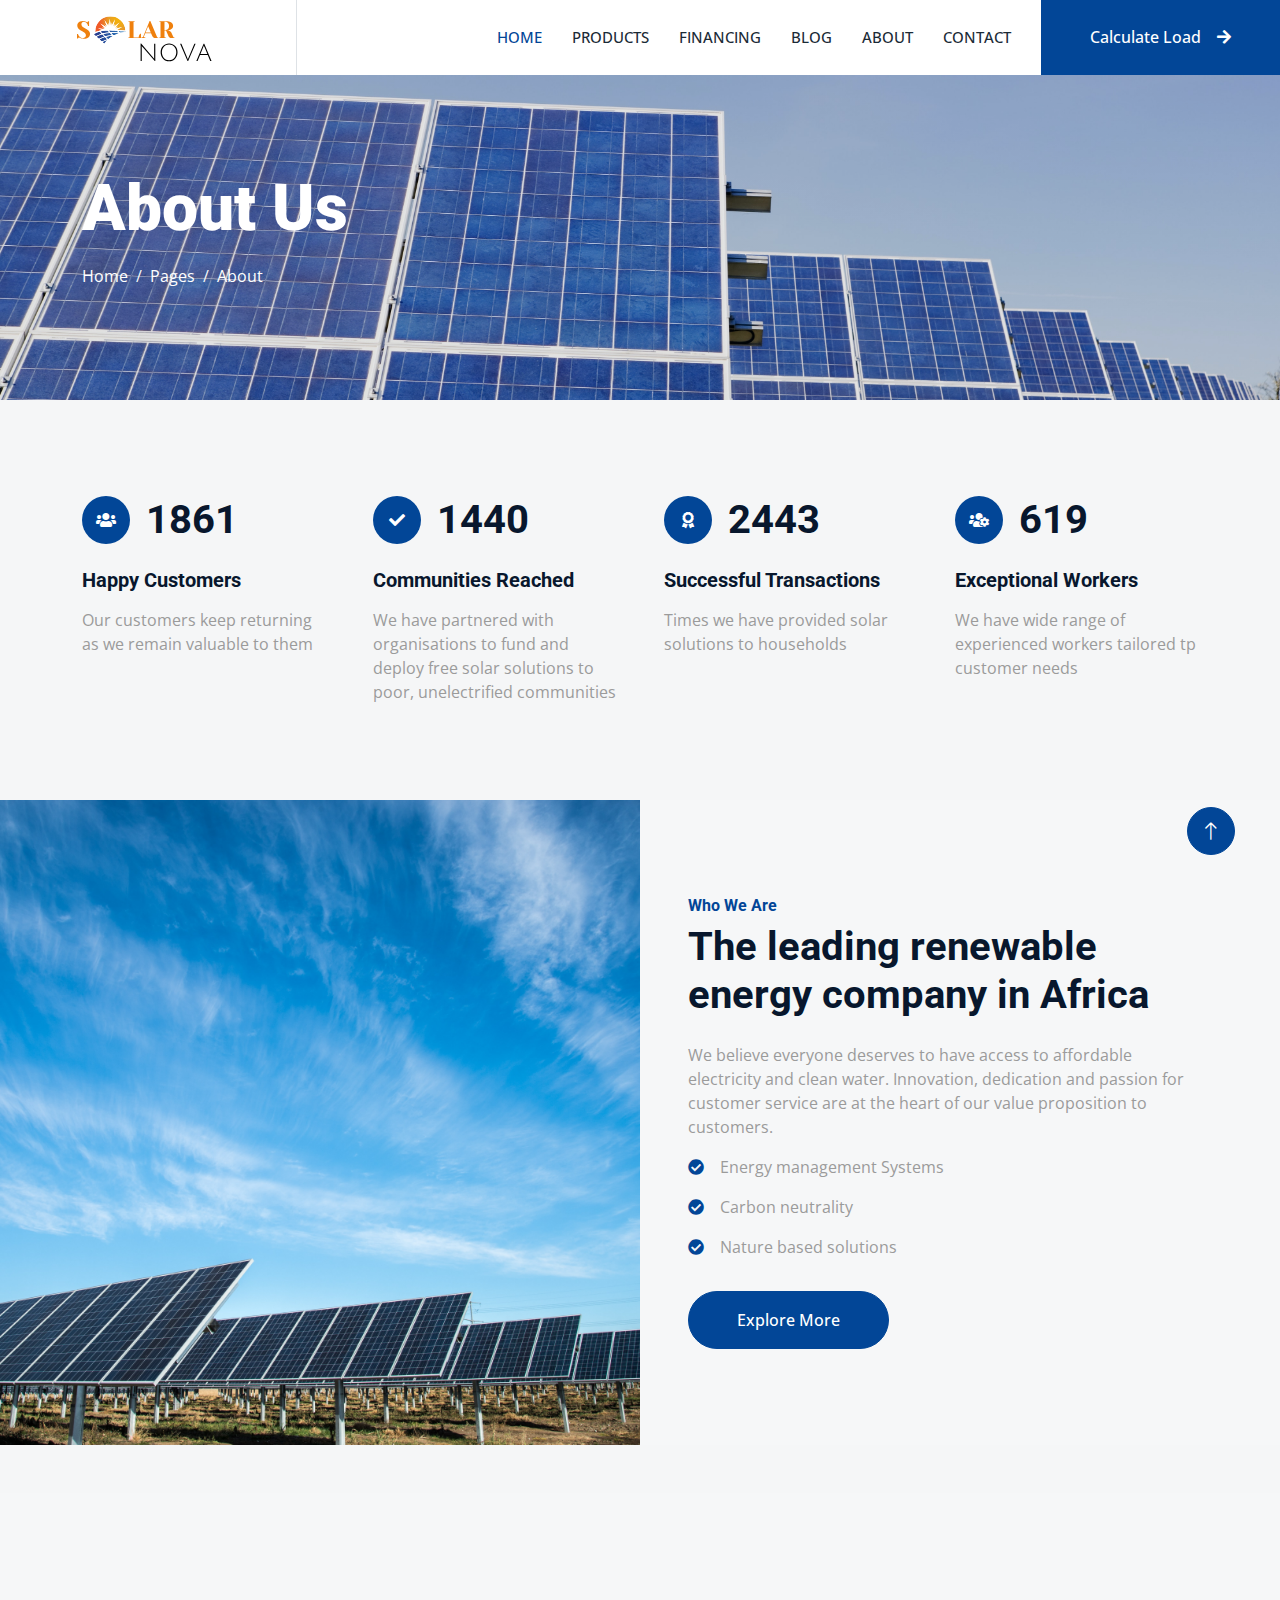
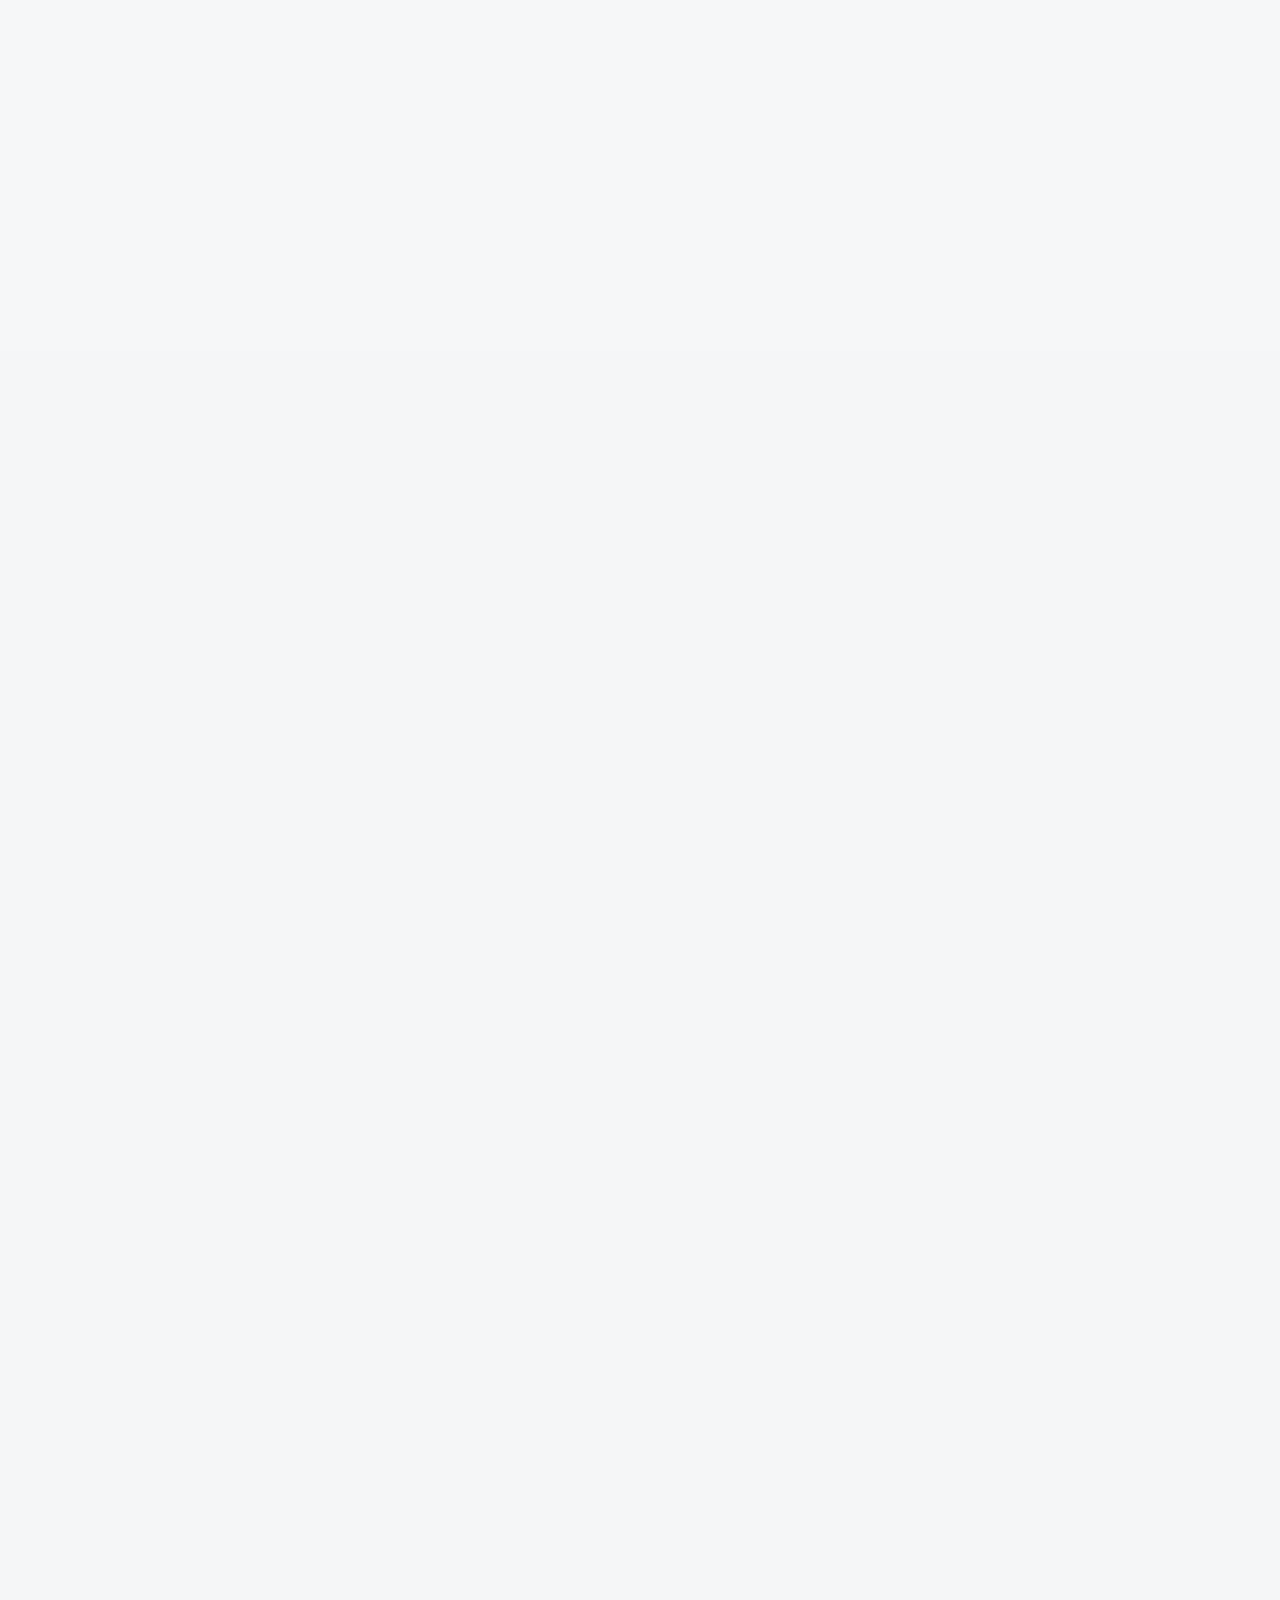
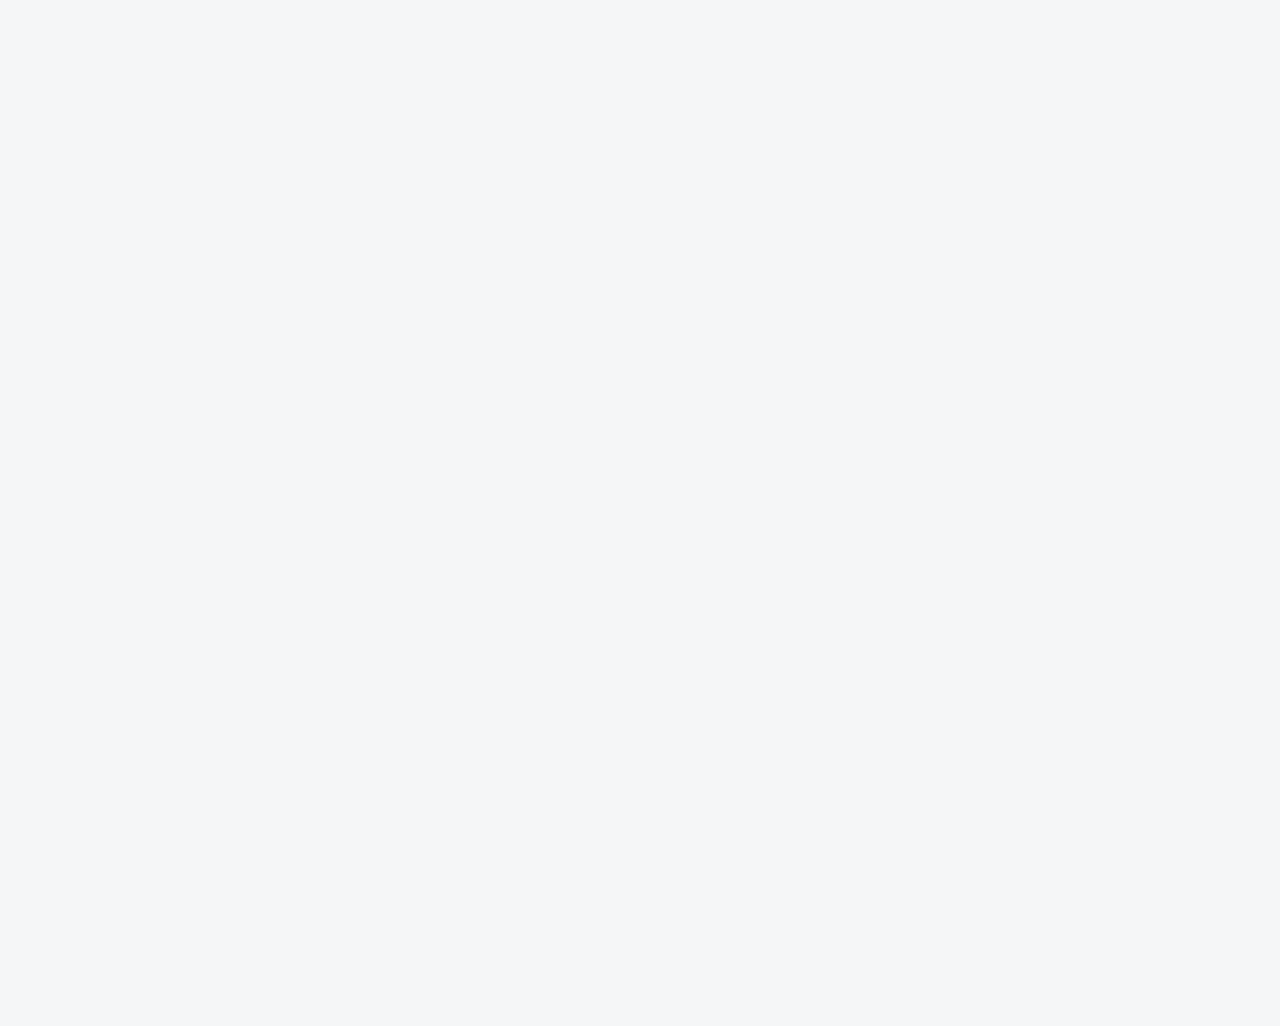
<file: about.html>
<!DOCTYPE html>
<html lang="en">

<head>
    <meta charset="utf-8">
    <title>Solartec - Renewable Energy Website Template</title>
    <meta content="width=device-width, initial-scale=1.0" name="viewport">
    <meta content="" name="keywords">
    <meta content="" name="description">

    <!-- Favicon -->
    <link href="img/favicon.ico" rel="icon">

    <!-- Google Web Fonts -->
    <link rel="preconnect" href="https://fonts.googleapis.com">
    <link rel="preconnect" href="https://fonts.gstatic.com" crossorigin>
    <link href="https://fonts.googleapis.com/css2?family=Open+Sans:wght@400;500&family=Roboto:wght@500;700;900&display=swap" rel="stylesheet"> 

    <!-- Icon Font Stylesheet -->
    <link href="https://cdnjs.cloudflare.com/ajax/libs/font-awesome/5.10.0/css/all.min.css" rel="stylesheet">
    <link href="https://cdn.jsdelivr.net/npm/bootstrap-icons@1.4.1/font/bootstrap-icons.css" rel="stylesheet">

    <!-- Libraries Stylesheet -->
    <link href="lib/animate/animate.min.css" rel="stylesheet">
    <link href="lib/owlcarousel/assets/owl.carousel.min.css" rel="stylesheet">
    <link href="lib/lightbox/css/lightbox.min.css" rel="stylesheet">

    <!-- Customized Bootstrap Stylesheet -->
    <link href="css/bootstrap.min.css" rel="stylesheet">

    <!-- Template Stylesheet -->
    <link href="css/style.css" rel="stylesheet">
</head>

<body>
    <!-- Spinner Start -->
    <div id="spinner" class="show bg-white position-fixed translate-middle w-100 vh-100 top-50 start-50 d-flex align-items-center justify-content-center">
        <div class="spinner-border text-primary" style="width: 3rem; height: 3rem;" role="status">
            <span class="sr-only">Loading...</span>
        </div>
    </div>
    <!-- Spinner End -->


    

    <!-- Navbar Start -->
  <nav class="navbar navbar-expand-lg bg-white navbar-light sticky-top p-0">
    <a href="index.html" class="navbar-brand d-flex align-items-center border-end px-4 px-lg-5">
       <img class="logo" src="./img/SOLARNOVA (1).svg" alt="logo" width="200px"> 
    </a>
    <button type="button" class="navbar-toggler me-4" data-bs-toggle="collapse" data-bs-target="#navbarCollapse">
        <span class="navbar-toggler-icon"></span>
    </button>
    <div class="collapse navbar-collapse" id="navbarCollapse">
        <div class="navbar-nav ms-auto p-4 p-lg-0">
            <a href="index.html" class="nav-item nav-link active">Home</a>
            
            <a href="products.html" class="nav-item nav-link">Products</a>
            <a href="financing.html" class="nav-item nav-link">Financing</a>
            <a href="blog.html" class="nav-item nav-link">Blog</a>
            <div class="nav-item dropdown">
        
            </div>
            <a href="about.html" class="nav-item nav-link">About</a>
            <a href="contact.html" class="nav-item nav-link">Contact</a>
        </div>
        <a href="quote.html" class="btn btn-primary rounded-0 py-4 px-lg-5 d-none d-lg-block">Calculate Load<i class="fa fa-arrow-right ms-3"></i></a>
    </div>
</nav>
<!-- Navbar End -->


    <!-- Page Header Start -->
    <div class="container-fluid page-header py-5 mb-5">
        <div class="container py-5">
            <h1 class="display-3 text-white mb-3 animated slideInDown">About Us</h1>
            <nav aria-label="breadcrumb animated slideInDown">
                <ol class="breadcrumb">
                    <li class="breadcrumb-item"><a class="text-white" href="#">Home</a></li>
                    <li class="breadcrumb-item"><a class="text-white" href="#">Pages</a></li>
                    <li class="breadcrumb-item text-white active" aria-current="page">About</li>
                </ol>
            </nav>
        </div>
    </div>
    <!-- Page Header End -->


    <!-- Feature Start -->
    <div class="container-xxl py-5">
        <div class="container">
            <div class="row g-5">
                <div class="col-md-6 col-lg-3 wow fadeIn" data-wow-delay="0.1s">
                    <div class="d-flex align-items-center mb-4">
                        <div class="btn-lg-square bg-primary rounded-circle me-3">
                            <i class="fa fa-users text-white"></i>
                        </div>
                        <h1 class="mb-0" data-toggle="counter-up">5473</h1>
                    </div>
                    <h5 class="mb-3">Happy Customers</h5>
                    <span>Our customers keep returning as we remain valuable to them</span>
                </div>
                <div class="col-md-6 col-lg-3 wow fadeIn" data-wow-delay="0.3s">
                    <div class="d-flex align-items-center mb-4">
                        <div class="btn-lg-square bg-primary rounded-circle me-3">
                            <i class="fa fa-check text-white"></i>
                        </div>
                        <h1 class="mb-0" data-toggle="counter-up">4234</h1>
                    </div>
                    <h5 class="mb-3">Communities Reached</h5>
                    <span>We have partnered with organisations to fund and deploy free solar solutions to poor, unelectrified communities</span>
                </div>
                <div class="col-md-6 col-lg-3 wow fadeIn" data-wow-delay="0.5s">
                    <div class="d-flex align-items-center mb-4">
                        <div class="btn-lg-square bg-primary rounded-circle me-3">
                            <i class="fa fa-award text-white"></i>
                        </div>
                        <h1 class="mb-0" data-toggle="counter-up">7184</h1>
                    </div>
                    <h5 class="mb-3">Successful Transactions</h5>
                    <span>Times we have provided solar solutions to households</span>
                </div>
                <div class="col-md-6 col-lg-3 wow fadeIn" data-wow-delay="0.7s">
                    <div class="d-flex align-items-center mb-4">
                        <div class="btn-lg-square bg-primary rounded-circle me-3">
                            <i class="fa fa-users-cog text-white"></i>
                        </div>
                        <h1 class="mb-0" data-toggle="counter-up">1821</h1>
                    </div>
                    <h5 class="mb-3">Exceptional Workers</h5>
                    <span>We have wide range of experienced workers tailored tp customer needs</span>
                </div>
            </div>
        </div>
    </div>
    <!-- Feature Start -->
    

    <!-- About Start -->
    <div class="container-fluid bg-light overflow-hidden my-5 px-lg-0">
        <div class="container about px-lg-0">
            <div class="row g-0 mx-lg-0">
                <div class="col-lg-6 ps-lg-0 wow fadeIn" data-wow-delay="0.1s" style="min-height: 400px;">
                    <div class="position-relative h-100">
                        <img class="position-absolute img-fluid w-100 h-100" src="./img/public-power.jpg" style="object-fit: cover;" alt="">
                    </div>
                </div>
                <div class="col-lg-6 about-text py-5 wow fadeIn" data-wow-delay="0.5s">
                    <div class="p-lg-5 pe-lg-0">
                        <h6 class="text-primary">Who We Are</h6>
                        <h1 class="mb-4">The leading renewable energy company in Africa</h1>
                        <p>We believe everyone deserves to have access to affordable electricity and clean water. Innovation, dedication and passion for customer service are at the heart of our value proposition to customers.</p>
                        <p><i class="fa fa-check-circle text-primary me-3"></i>Energy management Systems</p>
                        <p><i class="fa fa-check-circle text-primary me-3"></i>Carbon neutrality</p>
                        <p><i class="fa fa-check-circle text-primary me-3"></i>Nature based solutions</p>
                        <a href="" class="btn btn-primary rounded-pill py-3 px-5 mt-3">Explore More</a>
                    </div>
                </div>
            </div>
        </div>
    </div>
    <div class="container-fluid bg-light overflow-hidden my-5 px-lg-0">
        <div class="container about px-lg-0">
            <div class="row g-0 mx-lg-0">
                
                <div class="col-lg-6 about-text py-5 wow fadeIn" data-wow-delay="0.5s">
                    <div class="p-lg-5 pe-lg-0">
                        <h4 class="text-primary">Our Mission</h4>
                        <p class="mb-4">To bring clean, renewable, affordable energy solutions to unelectrified communities and promote reliable electricity while reducing pollution from fossil fuel energy and promoting economic growth. </p>
                        <h4 class="text-primary">Our Vision</h4>
                        <p class="mb-4">To provide the most compelling value in the solar energy industry and to achieve zero carbon emissions by 2050</p>
                    </div>
                </div>
                <div class="col-lg-6 ps-lg-0 wow fadeIn" data-wow-delay="0.1s" style="min-height: 400px;">
                    <div class="position-relative h-100">
                        <img class="position-absolute img-fluid w-100 h-100" src="./img/world-ngo-day.jpg" style="object-fit: cover;" alt="">
                    </div>
                </div>
            </div>
        </div>
    </div>
    
    <!-- About End -->


    <!-- Our Values Start -->

    <div class="container-xxl py-5">
        <div class="container">
            <div class="text-center mx-auto mb-5 wow fadeInUp" data-wow-delay="0.1s" style="max-width: 600px;">
                <h6 class="text-primary">Our Values</h6>
                <h1 class="mb-4">What Drives Us!</h1>
            </div>
            <div class="owl-carousel testimonial-carousel wow fadeInUp" data-wow-delay="0.1s">
                <div class="testimonial-item text-center">
                    <div class="testimonial-img position-relative">
                        <img class="img-fluid mx-auto mb-5" src="./img/Innovation.png">
<!-- 
                        <div class="btn-square bg-primary rounded-circle">
                            <i class="fa fa-quote-left text-white"></i>
                        </div> -->
                    </div>
                    <div class="testimonial-text text-center rounded p-4">
                        <h5 class="mb-1">Innovation</h5>
                        <p>We are innovative, creative, flexible, and entrepreneurial in our actions to effectively execute our objective in a continuously improving and changing environment.</p>
                    </div>
                </div>
                <div class="testimonial-item text-center">
                    <div class="testimonial-img position-relative">
                        <img class="img-fluid mx-auto mb-5" src="./img/Compassion.png">

                    </div>
                    <div class="testimonial-text text-center rounded p-4">
                        <h5 class="mb-1">Compassion</h5>
                        <p>Kindness, empathy, understanding, and respect for all are at the center of everything we do.</p>
                    </div>
                </div>
                <!-- <div class="testimonial-item text-center">
                    <div class="testimonial-img position-relative">
                        <img class="img-fluid rounded-circle mx-auto mb-5" src="img/testimonial-3.jpg">
                       
                    </div>
                    <div class="testimonial-text text-center rounded p-4">
                        <h5 class="mb-1">Dedication</h5>
                        <p>We are committed to satisfying our clients' energy and sustainability needs.</p>
                    </div>
                </div> -->
                <div class="testimonial-item text-center">
                    <div class="testimonial-img position-relative">
                        <img class="img-fluid mx-auto mb-5" src="./img/Economic Growth.png">

                    </div>
                    <div class="testimonial-text text-center rounded p-4">
                        <h5 class="mb-1">Economic Growth</h5>
                        <p>We promote inclusive and sustainable economic growth that can drive progress.</p>
                    </div>
                </div>
                <div class="testimonial-item text-center">
                    <div class="testimonial-img position-relative">
                        <img class="img-fluid mx-auto mb-5" src="./img/Customer's Satisfaction.png">

                    </div>
                    <div class="testimonial-text text-center rounded p-4">
                        <h5 class="mb-1">Customer Satisfaction</h5>
                        <p>Self-service is the best type of customer service. We consistently enable our consumers to find their own answers while concentrating on their requirements and desires.</p>
                    </div>
                </div>
                <div class="testimonial-item text-center">
                    <div class="testimonial-img position-relative">
                        <img class="img-fluid mx-auto mb-5" src="./img/Integrity.png">
                
                    </div>
                    <div class="testimonial-text text-center rounded p-4">
                        <h5 class="mb-1">Integrity</h5>
                        <p>Everything we do is motivated by a desire to behave in the best interests of our clients and ensure appropriate risk-taking and social responsibility.</p>
                    </div>
                </div>
                <div class="testimonial-item text-center">
                    <div class="testimonial-img position-relative">
                        <img class="img-fluid mx-auto mb-5" src="./img/Better Health.png">
                    </div>
                    <div class="testimonial-text text-center rounded p-4">
                        <h5 class="mb-1">Better Health</h5>
                        <p>Solar energy, as a sustainable energy source, is crucial to reducing greenhouse gas emissions and mitigating climate change, which is critical to protecting humans, wildlife, and ecosystems. Access to clean water is also provided to boost health.</p>
                    </div>

                </div>
                <div class="testimonial-item text-center">
                    <div class="testimonial-img position-relative">
                        <img class="img-fluid mx-auto mb-5" src="./img/Affordability.png">
                        
                    </div>
                    <div class="testimonial-text text-center rounded p-4">
                        <h5 class="mb-1">Affordability</h5>
                        <p>We believe our consumers deserve high-quality products and responsive services. We approach our work with energy and compassion and are always dedicated to going the extra mile to create affordable products.</p>
                    </div>
            </div>
        </div>
    </div>
    <!-- Our Values End -->


    <!-- Testimonial Start -->
    <div class="container-xxl py-5">
        <div class="container">
            <div class="text-center mx-auto mb-5 wow fadeInUp" data-wow-delay="0.1s" style="max-width: 600px;">
                <h6 class="text-primary">Testimonial</h6>
                <h1 class="mb-4">What Our Clients Say!</h1>
            </div>
            <div class="owl-carousel testimonial-carousel wow fadeInUp" data-wow-delay="0.1s">
                <div class="testimonial-item text-center">
                    <div class="testimonial-img position-relative">
                        <img class="img-fluid rounded-circle mx-auto mb-5" src="./img/tes 3.jpg">
                        <div class="btn-square bg-primary rounded-circle">
                            <i class="fa fa-quote-left text-white"></i>
                        </div>
                    </div>
                    <div class="testimonial-text text-center rounded p-4">
                        <p>My home town relates to sustainable energy, i come from a rural area which is remote. We used kerosene lit lanterns and once again witnessed the dark age.Thanks to the solar technology provided by Solar Nova, Solar panels are serving the purpose in a very nice, clean and efficient way.</p>
                        <h5 class="mb-1">Ihotu Anna</h5>
                        <span class="fst-italic">Trader</span>
                    </div>
                </div>
                <div class="testimonial-item text-center">
                    <div class="testimonial-img position-relative">
                        <img class="img-fluid rounded-circle mx-auto mb-5" src="./img/tes 1.jpg">
                        <div class="btn-square bg-primary rounded-circle">
                            <i class="fa fa-quote-left text-white"></i>
                        </div>
                    </div>
                    <div class="testimonial-text text-center rounded p-4">
                        <p>I'm grateful to Solar Nova for coming to rescue our electricity issue. Before the outreach, we didn't have light for weeks. But because of Solar Nova we have comstant light at very low cost</p>
                        <h5 class="mb-1">Abiodun Dammilola</h5>
                        <span class="fst-italic">Student</span>
                    </div>
                </div>
                <div class="testimonial-item text-center">
                    <div class="testimonial-img position-relative">
                        <img class="img-fluid rounded-circle mx-auto mb-5" src="./img/tes 2.jpg">
                        <div class="btn-square bg-primary rounded-circle">
                            <i class="fa fa-quote-left text-white"></i>
                        </div>
                    </div>
                    <div class="testimonial-text text-center rounded p-4">
                        <p>Thanks to Solar Nova, i have been able to get electricity at an affordable price with great ease.</p>
                        <h5 class="mb-1">Paul Samuel</h5>
                        <span class="fst-italic">Medical Doctor</span>
                    </div>
                </div>
            </div>
        </div>
    </div>
    <!-- Testimonial End -->


    <!-- Team Start -->
    <div class="container-xxl py-5">
        <div class="container">
            <div class="text-center mx-auto mb-5 wow fadeInUp" data-wow-delay="0.1s" style="max-width: 600px;">
                <h6 class="text-primary">Team Member</h6>
                <h1 class="mb-4">Experienced Team Members</h1>
            </div>
            <div class="row g-4">
                <div class="col-lg-4 col-md-6 wow fadeInUp" data-wow-delay="0.1s">
                    <div class="team-item rounded overflow-hidden">
                        <div class="d-flex">
                            <img class="img-fluid w-75" src="./img/Engf.jpg" alt="">
                            <div class="team-social w-25">
                                <a class="btn btn-lg-square btn-outline-primary rounded-circle mt-3" href=""><i class="fab fa-facebook-f"></i></a>
                                <a class="btn btn-lg-square btn-outline-primary rounded-circle mt-3" href=""><i class="fab fa-twitter"></i></a>
                                <a class="btn btn-lg-square btn-outline-primary rounded-circle mt-3" href=""><i class="fab fa-instagram"></i></a>
                            </div>
                        </div>
                        <div class="p-4">
                            <h5>Femi B. Ogundayo</h5>
                            <span>CEO, SolarNova</span>
                        </div>
                    </div>
                </div>
                <div class="col-lg-4 col-md-6 wow fadeInUp" data-wow-delay="0.3s">
                    <div class="team-item rounded overflow-hidden">
                        <div class="d-flex">
                            <img class="img-fluid w-75" src="./img/EngW.jpg" alt="">
                            <div class="team-social w-25">
                                <a class="btn btn-lg-square btn-outline-primary rounded-circle mt-3" href=""><i class="fab fa-facebook-f"></i></a>
                                <a class="btn btn-lg-square btn-outline-primary rounded-circle mt-3" href=""><i class="fab fa-twitter"></i></a>
                                <a class="btn btn-lg-square btn-outline-primary rounded-circle mt-3" href=""><i class="fab fa-instagram"></i></a>
                            </div>
                        </div>
                        <div class="p-4">
                            <h5>Rihannah Genti</h5>
                            <span>Lead Engineer, SolarNova</span>
                        </div>
                    </div>
                </div>
                <div class="col-lg-4 col-md-6 wow fadeInUp" data-wow-delay="0.5s">
                    <div class="team-item rounded overflow-hidden">
                        <div class="d-flex">
                            <img class="img-fluid w-75" src="./img/Engff.jpg" alt="">
                            <div class="team-social w-25">
                                <a class="btn btn-lg-square btn-outline-primary rounded-circle mt-3" href=""><i class="fab fa-facebook-f"></i></a>
                                <a class="btn btn-lg-square btn-outline-primary rounded-circle mt-3" href=""><i class="fab fa-twitter"></i></a>
                                <a class="btn btn-lg-square btn-outline-primary rounded-circle mt-3" href=""><i class="fab fa-instagram"></i></a>
                            </div>
                        </div>
                        <div class="p-4">
                            <h5>Prince Wilson</h5>
                            <span>Lead Supervisor, SolarNova</span>
                        </div>
                    </div>
                </div>
            </div>
        </div>
    </div>
    <!-- Team End -->
        

    <!-- Footer Start -->
    <div class="container-fluid bg-dark text-body footer mt-5 pt-5 wow fadeIn" data-wow-delay="0.1s">
        <div class="container py-5">
            <div class="row g-5">
                <div class="col-lg-3 col-md-6">
                    <h5 class="text-white mb-4">Address</h5>
                    <p class="mb-2"><i class="fa fa-map-marker-alt me-3"></i>123 Street, New York, USA</p>
                    <p class="mb-2"><i class="fa fa-phone-alt me-3"></i>+012 345 67890</p>
                    <p class="mb-2"><i class="fa fa-envelope me-3"></i>info@example.com</p>
                    <div class="d-flex pt-2">
                        <a class="btn btn-square btn-outline-light btn-social" href=""><i class="fab fa-twitter"></i></a>
                        <a class="btn btn-square btn-outline-light btn-social" href=""><i class="fab fa-facebook-f"></i></a>
                        <a class="btn btn-square btn-outline-light btn-social" href=""><i class="fab fa-youtube"></i></a>
                        <a class="btn btn-square btn-outline-light btn-social" href=""><i class="fab fa-linkedin-in"></i></a>
                    </div>
                </div>
                <div class="col-lg-3 col-md-6">
                    <h5 class="text-white mb-4">Quick Links</h5>
                    <a class="btn btn-link" href="">About Us</a>
                    <a class="btn btn-link" href="">Contact Us</a>
                    <a class="btn btn-link" href="">Our Services</a>
                    <a class="btn btn-link" href="">Terms & Condition</a>
                    <a class="btn btn-link" href="">Support</a>
                </div>
                <div class="col-lg-3 col-md-6">
                    <h5 class="text-white mb-4">Project Gallery</h5>
                    <div class="row g-2">
                        <div class="col-4">
                            <img class="img-fluid rounded" src="img/gallery-1.jpg" alt="">
                        </div>
                        <div class="col-4">
                            <img class="img-fluid rounded" src="img/gallery-2.jpg" alt="">
                        </div>
                        <div class="col-4">
                            <img class="img-fluid rounded" src="img/gallery-3.jpg" alt="">
                        </div>
                        <div class="col-4">
                            <img class="img-fluid rounded" src="img/gallery-4.jpg" alt="">
                        </div>
                        <div class="col-4">
                            <img class="img-fluid rounded" src="img/gallery-5.jpg" alt="">
                        </div>
                        <div class="col-4">
                            <img class="img-fluid rounded" src="img/gallery-6.jpg" alt="">
                        </div>
                    </div>
                </div>
                <div class="col-lg-3 col-md-6">
                    <h5 class="text-white mb-4">Newsletter</h5>
                    <p>Dolor amet sit justo amet elitr clita ipsum elitr est.</p>
                    <div class="position-relative mx-auto" style="max-width: 400px;">
                        <input class="form-control border-0 w-100 py-3 ps-4 pe-5" type="text" placeholder="Your email">
                        <button type="button" class="btn btn-primary py-2 position-absolute top-0 end-0 mt-2 me-2">SignUp</button>
                    </div>
                </div>
            </div>
        </div>
        <div class="container">
            <div class="copyright">
                <div class="row">
                    <div class="col-md-6 text-center text-md-start mb-3 mb-md-0">
                        &copy; <a href="#">Your Site Name</a>, All Right Reserved.
                    </div>
                    <div class="col-md-6 text-center text-md-end">
                        <!--/*** This template is free as long as you keep the footer author’s credit link/attribution link/backlink. If you'd like to use the template without the footer author’s credit link/attribution link/backlink, you can purchase the Credit Removal License from "https://htmlcodex.com/credit-removal". Thank you for your support. ***/-->
                        Designed By <a href="https://htmlcodex.com">HTML Codex</a>
                        <br>Distributed By: <a href="https://themewagon.com" target="_blank">ThemeWagon</a>
                    </div>
                </div>
            </div>
        </div>
    </div>
    <!-- Footer End -->


    <!-- Back to Top -->
    <a href="#" class="btn btn-lg btn-primary btn-lg-square rounded-circle back-to-top"><i class="bi bi-arrow-up"></i></a>


    <!-- JavaScript Libraries -->
    <script src="https://code.jquery.com/jquery-3.4.1.min.js"></script>
    <script src="https://cdn.jsdelivr.net/npm/bootstrap@5.0.0/dist/js/bootstrap.bundle.min.js"></script>
    <script src="lib/wow/wow.min.js"></script>
    <script src="lib/easing/easing.min.js"></script>
    <script src="lib/waypoints/waypoints.min.js"></script>
    <script src="lib/counterup/counterup.min.js"></script>
    <script src="lib/owlcarousel/owl.carousel.min.js"></script>
    <script src="lib/isotope/isotope.pkgd.min.js"></script>
    <script src="lib/lightbox/js/lightbox.min.js"></script>

    <!-- Template Javascript -->
    <script src="js/main.js"></script>
</body>

</html>
</file>
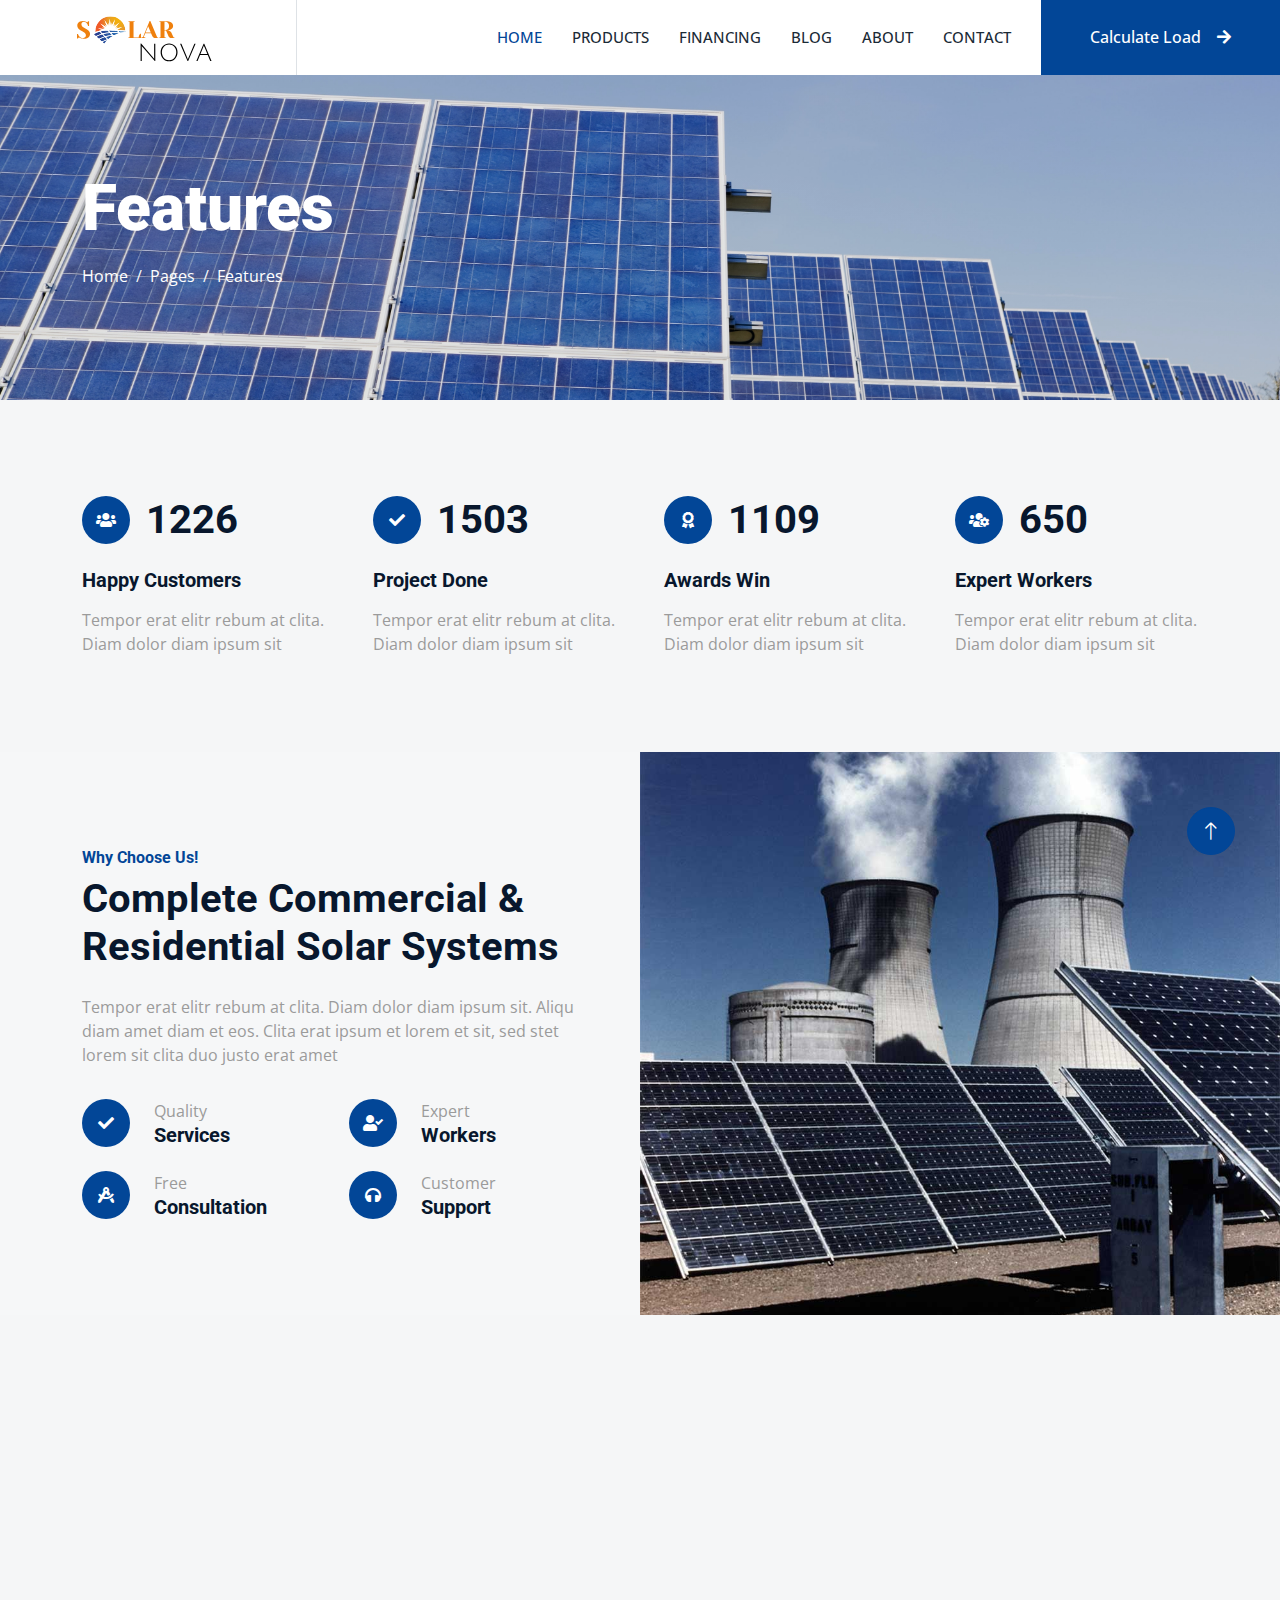
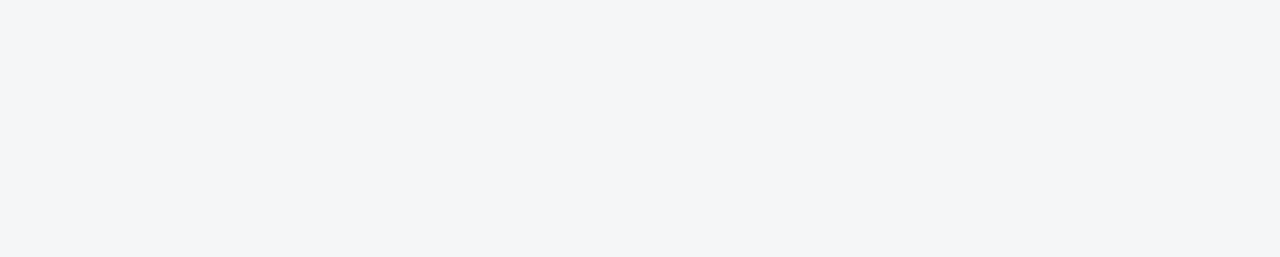
<file: feature.html>
<!DOCTYPE html>
<html lang="en">

<head>
    <meta charset="utf-8">
    <title>SOLARNOVA - Renewable Energy For All</title>
    <meta content="width=device-width, initial-scale=1.0" name="viewport">
    <meta content="" name="keywords">
    <meta content="" name="description">

    <!-- Favicon -->
    <link href="img/favicon.ico" rel="icon">

    <!-- Google Web Fonts -->
    <link rel="preconnect" href="https://fonts.googleapis.com">
    <link rel="preconnect" href="https://fonts.gstatic.com" crossorigin>
    <link href="https://fonts.googleapis.com/css2?family=Open+Sans:wght@400;500&family=Roboto:wght@500;700;900&display=swap" rel="stylesheet"> 

    <!-- Icon Font Stylesheet -->
    <link href="https://cdnjs.cloudflare.com/ajax/libs/font-awesome/5.10.0/css/all.min.css" rel="stylesheet">
    <link href="https://cdn.jsdelivr.net/npm/bootstrap-icons@1.4.1/font/bootstrap-icons.css" rel="stylesheet">

    <!-- Libraries Stylesheet -->
    <link href="lib/animate/animate.min.css" rel="stylesheet">
    <link href="lib/owlcarousel/assets/owl.carousel.min.css" rel="stylesheet">
    <link href="lib/lightbox/css/lightbox.min.css" rel="stylesheet">

    <!-- Customized Bootstrap Stylesheet -->
    <link href="css/bootstrap.min.css" rel="stylesheet">

    <!-- Template Stylesheet -->
    <link href="css/style.css" rel="stylesheet">
</head>

<body>
    <!-- Spinner Start -->
    <div id="spinner" class="show bg-white position-fixed translate-middle w-100 vh-100 top-50 start-50 d-flex align-items-center justify-content-center">
        <div class="spinner-border text-primary" style="width: 3rem; height: 3rem;" role="status">
            <span class="sr-only">Loading...</span>
        </div>
    </div>
    <!-- Spinner End -->


    <!-- Navbar Start -->
    <nav class="navbar navbar-expand-lg bg-white navbar-light sticky-top p-0">
        <a href="index.html" class="navbar-brand d-flex align-items-center border-end px-4 px-lg-5">
           <img class="logo" src="./img/SOLARNOVA (1).svg" alt="logo" width="200px"> 
        </a>
        <button type="button" class="navbar-toggler me-4" data-bs-toggle="collapse" data-bs-target="#navbarCollapse">
            <span class="navbar-toggler-icon"></span>
        </button>
        <div class="collapse navbar-collapse" id="navbarCollapse">
            <div class="navbar-nav ms-auto p-4 p-lg-0">
                <a href="index.html" class="nav-item nav-link active">Home</a>
                
                <a href="products.html" class="nav-item nav-link">Products</a>
                <a href="financing.html" class="nav-item nav-link">Financing</a>
                <a href="blog.html" class="nav-item nav-link">Blog</a>
                <div class="nav-item dropdown">
            
                </div>
                <a href="about.html" class="nav-item nav-link">About</a>
                <a href="contact.html" class="nav-item nav-link">Contact</a>
            </div>
            <a href="quote.html" class="btn btn-primary rounded-0 py-4 px-lg-5 d-none d-lg-block">Calculate Load<i class="fa fa-arrow-right ms-3"></i></a>
        </div>
    </nav>
    <!-- Navbar End -->


    <!-- Page Header Start -->
    <div class="container-fluid page-header py-5 mb-5">
        <div class="container py-5">
            <h1 class="display-3 text-white mb-3 animated slideInDown">Features</h1>
            <nav aria-label="breadcrumb animated slideInDown">
                <ol class="breadcrumb">
                    <li class="breadcrumb-item"><a class="text-white" href="#">Home</a></li>
                    <li class="breadcrumb-item"><a class="text-white" href="#">Pages</a></li>
                    <li class="breadcrumb-item text-white active" aria-current="page">Features</li>
                </ol>
            </nav>
        </div>
    </div>
    <!-- Page Header End -->


    <!-- Feature Start -->
    <div class="container-xxl py-5">
        <div class="container">
            <div class="row g-5">
                <div class="col-md-6 col-lg-3 wow fadeIn" data-wow-delay="0.1s">
                    <div class="d-flex align-items-center mb-4">
                        <div class="btn-lg-square bg-primary rounded-circle me-3">
                            <i class="fa fa-users text-white"></i>
                        </div>
                        <h1 class="mb-0" data-toggle="counter-up">3453</h1>
                    </div>
                    <h5 class="mb-3">Happy Customers</h5>
                    <span>Tempor erat elitr rebum at clita. Diam dolor diam ipsum sit</span>
                </div>
                <div class="col-md-6 col-lg-3 wow fadeIn" data-wow-delay="0.3s">
                    <div class="d-flex align-items-center mb-4">
                        <div class="btn-lg-square bg-primary rounded-circle me-3">
                            <i class="fa fa-check text-white"></i>
                        </div>
                        <h1 class="mb-0" data-toggle="counter-up">4234</h1>
                    </div>
                    <h5 class="mb-3">Project Done</h5>
                    <span>Tempor erat elitr rebum at clita. Diam dolor diam ipsum sit</span>
                </div>
                <div class="col-md-6 col-lg-3 wow fadeIn" data-wow-delay="0.5s">
                    <div class="d-flex align-items-center mb-4">
                        <div class="btn-lg-square bg-primary rounded-circle me-3">
                            <i class="fa fa-award text-white"></i>
                        </div>
                        <h1 class="mb-0" data-toggle="counter-up">3123</h1>
                    </div>
                    <h5 class="mb-3">Awards Win</h5>
                    <span>Tempor erat elitr rebum at clita. Diam dolor diam ipsum sit</span>
                </div>
                <div class="col-md-6 col-lg-3 wow fadeIn" data-wow-delay="0.7s">
                    <div class="d-flex align-items-center mb-4">
                        <div class="btn-lg-square bg-primary rounded-circle me-3">
                            <i class="fa fa-users-cog text-white"></i>
                        </div>
                        <h1 class="mb-0" data-toggle="counter-up">1831</h1>
                    </div>
                    <h5 class="mb-3">Expert Workers</h5>
                    <span>Tempor erat elitr rebum at clita. Diam dolor diam ipsum sit</span>
                </div>
            </div>
        </div>
    </div>
    <!-- Feature Start -->


    <!-- Feature Start -->
    <div class="container-fluid bg-light overflow-hidden my-5 px-lg-0">
        <div class="container feature px-lg-0">
            <div class="row g-0 mx-lg-0">
                <div class="col-lg-6 feature-text py-5 wow fadeIn" data-wow-delay="0.1s">
                    <div class="p-lg-5 ps-lg-0">
                        <h6 class="text-primary">Why Choose Us!</h6>
                        <h1 class="mb-4">Complete Commercial & Residential Solar Systems</h1>
                        <p class="mb-4 pb-2">Tempor erat elitr rebum at clita. Diam dolor diam ipsum sit. Aliqu diam amet diam et eos. Clita erat ipsum et lorem et sit, sed stet lorem sit clita duo justo erat amet</p>
                        <div class="row g-4">
                            <div class="col-6">
                                <div class="d-flex align-items-center">
                                    <div class="btn-lg-square bg-primary rounded-circle">
                                        <i class="fa fa-check text-white"></i>
                                    </div>
                                    <div class="ms-4">
                                        <p class="mb-0">Quality</p>
                                        <h5 class="mb-0">Services</h5>
                                    </div>
                                </div>
                            </div>
                            <div class="col-6">
                                <div class="d-flex align-items-center">
                                    <div class="btn-lg-square bg-primary rounded-circle">
                                        <i class="fa fa-user-check text-white"></i>
                                    </div>
                                    <div class="ms-4">
                                        <p class="mb-0">Expert</p>
                                        <h5 class="mb-0">Workers</h5>
                                    </div>
                                </div>
                            </div>
                            <div class="col-6">
                                <div class="d-flex align-items-center">
                                    <div class="btn-lg-square bg-primary rounded-circle">
                                        <i class="fa fa-drafting-compass text-white"></i>
                                    </div>
                                    <div class="ms-4">
                                        <p class="mb-0">Free</p>
                                        <h5 class="mb-0">Consultation</h5>
                                    </div>
                                </div>
                            </div>
                            <div class="col-6">
                                <div class="d-flex align-items-center">
                                    <div class="btn-lg-square bg-primary rounded-circle">
                                        <i class="fa fa-headphones text-white"></i>
                                    </div>
                                    <div class="ms-4">
                                        <p class="mb-0">Customer</p>
                                        <h5 class="mb-0">Support</h5>
                                    </div>
                                </div>
                            </div>
                        </div>
                    </div>
                </div>
                <div class="col-lg-6 pe-lg-0 wow fadeIn" data-wow-delay="0.5s" style="min-height: 400px;">
                    <div class="position-relative h-100">
                        <img class="position-absolute img-fluid w-100 h-100" src="img/feature.jpg" style="object-fit: cover;" alt="">
                    </div>
                </div>
            </div>
        </div>
    </div>
    <!-- Feature End -->
        

    <!-- Footer Start -->
    <div class="container-fluid bg-dark text-body footer pt-5 wow fadeIn" data-wow-delay="0.1s" style="margin-top: 6rem;">
        <div class="container py-5">
            <div class="row g-5">
                <div class="col-lg-3 col-md-6">
                    <h5 class="text-white mb-4">Address</h5>
                    <p class="mb-2"><i class="fa fa-map-marker-alt me-3"></i>123 Street, New York, USA</p>
                    <p class="mb-2"><i class="fa fa-phone-alt me-3"></i>+012 345 67890</p>
                    <p class="mb-2"><i class="fa fa-envelope me-3"></i>info@example.com</p>
                    <div class="d-flex pt-2">
                        <a class="btn btn-square btn-outline-light btn-social" href=""><i class="fab fa-twitter"></i></a>
                        <a class="btn btn-square btn-outline-light btn-social" href=""><i class="fab fa-facebook-f"></i></a>
                        <a class="btn btn-square btn-outline-light btn-social" href=""><i class="fab fa-youtube"></i></a>
                        <a class="btn btn-square btn-outline-light btn-social" href=""><i class="fab fa-linkedin-in"></i></a>
                    </div>
                </div>
                <div class="col-lg-3 col-md-6">
                    <h5 class="text-white mb-4">Quick Links</h5>
                    <a class="btn btn-link" href="">About Us</a>
                    <a class="btn btn-link" href="">Contact Us</a>
                    <a class="btn btn-link" href="">Our Services</a>
                    <a class="btn btn-link" href="">Terms & Condition</a>
                    <a class="btn btn-link" href="">Support</a>
                </div>
                <div class="col-lg-3 col-md-6">
                    <h5 class="text-white mb-4">Project Gallery</h5>
                    <div class="row g-2">
                        <div class="col-4">
                            <img class="img-fluid rounded" src="img/gallery-1.jpg" alt="">
                        </div>
                        <div class="col-4">
                            <img class="img-fluid rounded" src="img/gallery-2.jpg" alt="">
                        </div>
                        <div class="col-4">
                            <img class="img-fluid rounded" src="img/gallery-3.jpg" alt="">
                        </div>
                        <div class="col-4">
                            <img class="img-fluid rounded" src="img/gallery-4.jpg" alt="">
                        </div>
                        <div class="col-4">
                            <img class="img-fluid rounded" src="img/gallery-5.jpg" alt="">
                        </div>
                        <div class="col-4">
                            <img class="img-fluid rounded" src="img/gallery-6.jpg" alt="">
                        </div>
                    </div>
                </div>
                <div class="col-lg-3 col-md-6">
                    <h5 class="text-white mb-4">Newsletter</h5>
                    <p>Dolor amet sit justo amet elitr clita ipsum elitr est.</p>
                    <div class="position-relative mx-auto" style="max-width: 400px;">
                        <input class="form-control border-0 w-100 py-3 ps-4 pe-5" type="text" placeholder="Your email">
                        <button type="button" class="btn btn-primary py-2 position-absolute top-0 end-0 mt-2 me-2">SignUp</button>
                    </div>
                </div>
            </div>
        </div>
        <div class="container">
            <div class="copyright">
                <div class="row">
                    <div class="col-md-6 text-center text-md-start mb-3 mb-md-0">
                        &copy; <a href="#">Your Site Name</a>, All Right Reserved.
                    </div>
                    <div class="col-md-6 text-center text-md-end">
                        <!--/*** This template is free as long as you keep the footer author’s credit link/attribution link/backlink. If you'd like to use the template without the footer author’s credit link/attribution link/backlink, you can purchase the Credit Removal License from "https://htmlcodex.com/credit-removal". Thank you for your support. ***/-->
                        Designed By <a href="https://htmlcodex.com">HTML Codex</a>
                        <br>Distributed By: <a href="https://themewagon.com" target="_blank">ThemeWagon</a>
                    </div>
                </div>
            </div>
        </div>
    </div>
    <!-- Footer End -->


    <!-- Back to Top -->
    <a href="#" class="btn btn-lg btn-primary btn-lg-square rounded-circle back-to-top"><i class="bi bi-arrow-up"></i></a>


    <!-- JavaScript Libraries -->
    <script src="https://code.jquery.com/jquery-3.4.1.min.js"></script>
    <script src="https://cdn.jsdelivr.net/npm/bootstrap@5.0.0/dist/js/bootstrap.bundle.min.js"></script>
    <script src="lib/wow/wow.min.js"></script>
    <script src="lib/easing/easing.min.js"></script>
    <script src="lib/waypoints/waypoints.min.js"></script>
    <script src="lib/counterup/counterup.min.js"></script>
    <script src="lib/owlcarousel/owl.carousel.min.js"></script>
    <script src="lib/isotope/isotope.pkgd.min.js"></script>
    <script src="lib/lightbox/js/lightbox.min.js"></script>

    <!-- Template Javascript -->
    <script src="js/main.js"></script>
</body>

</html>
</file>
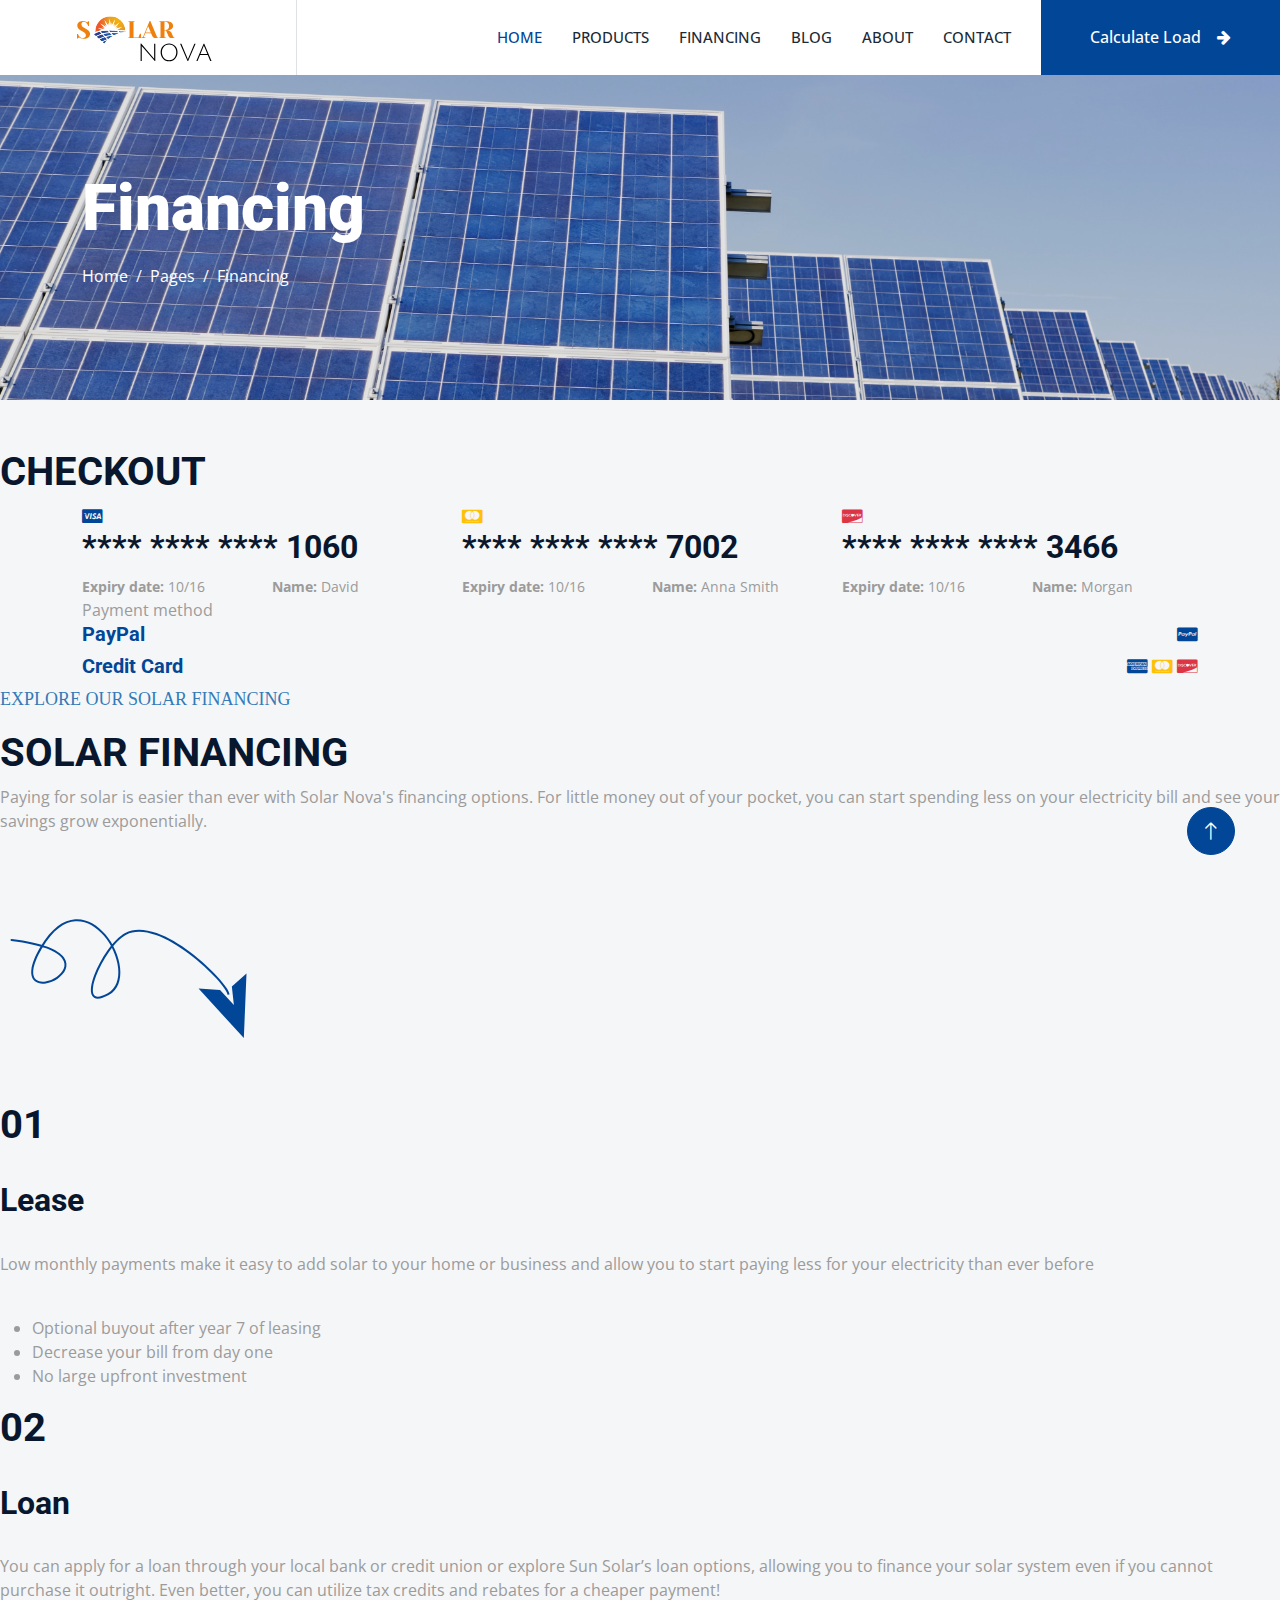
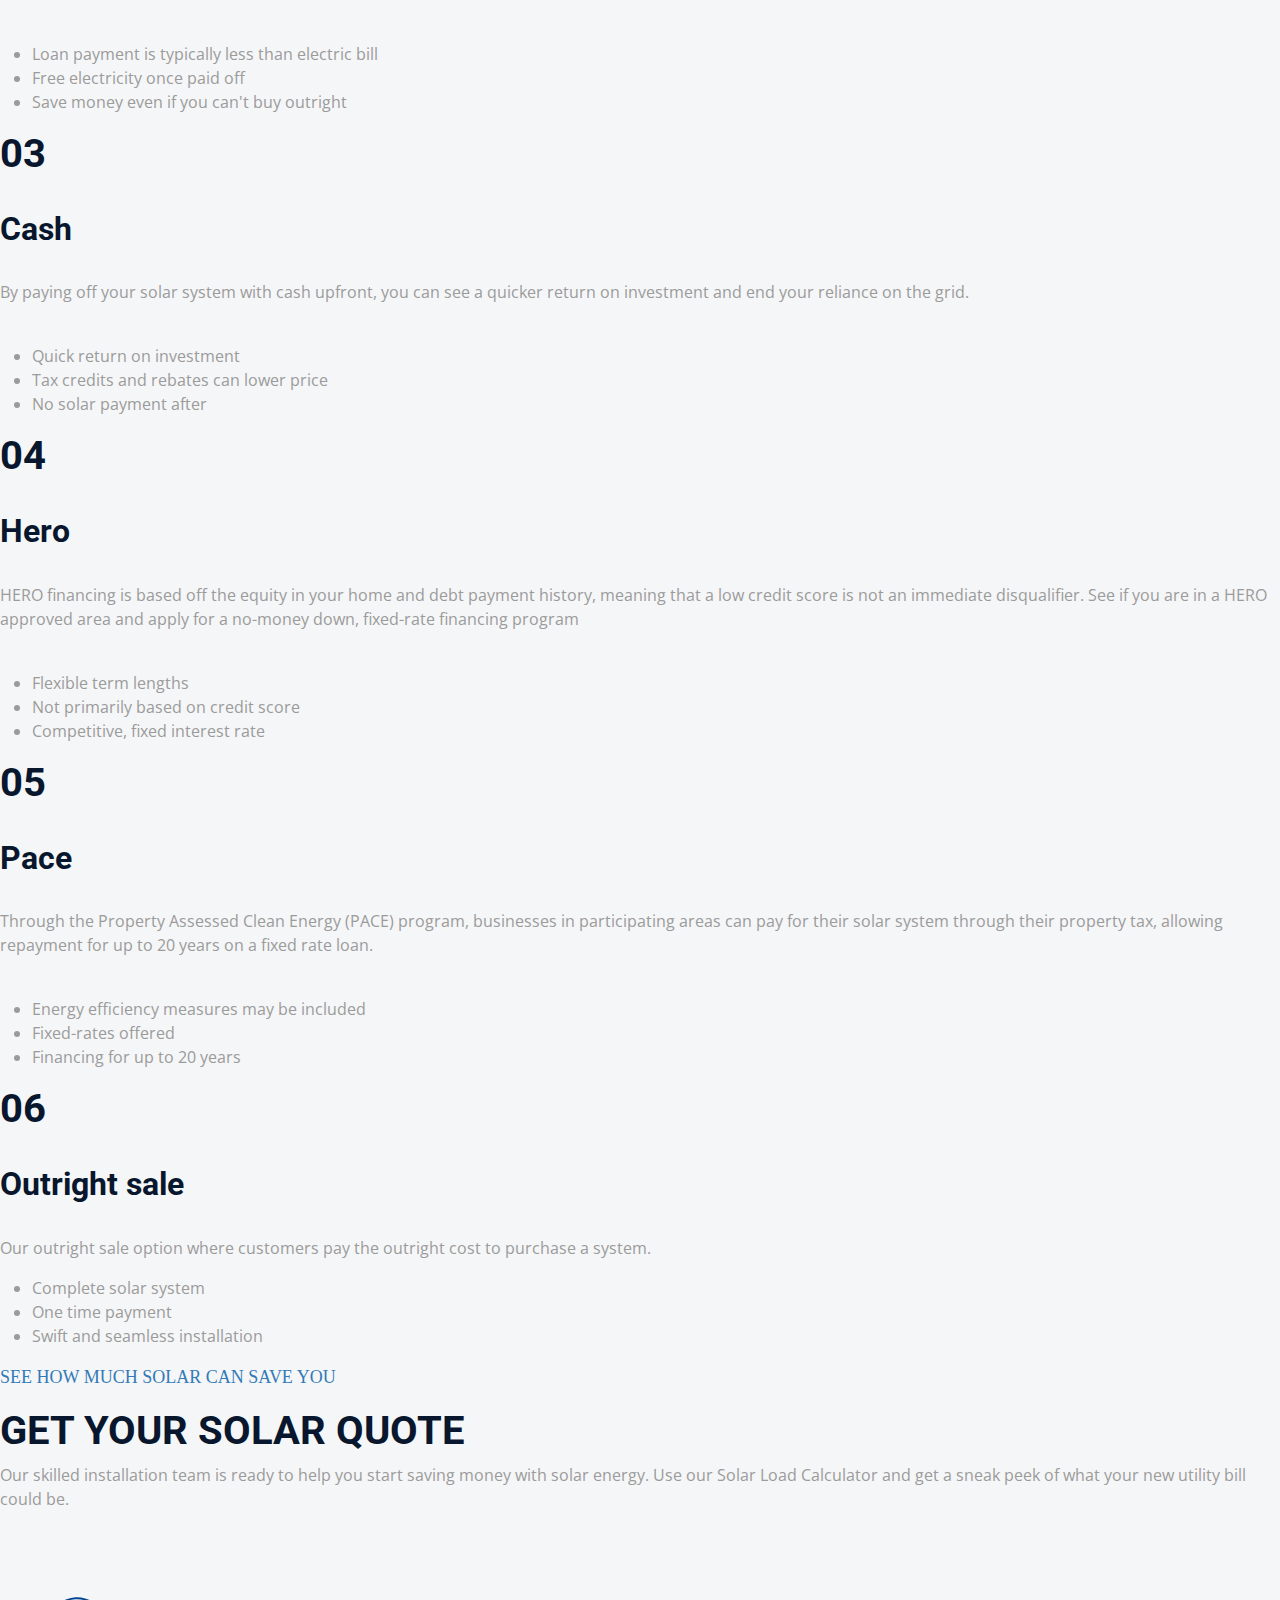
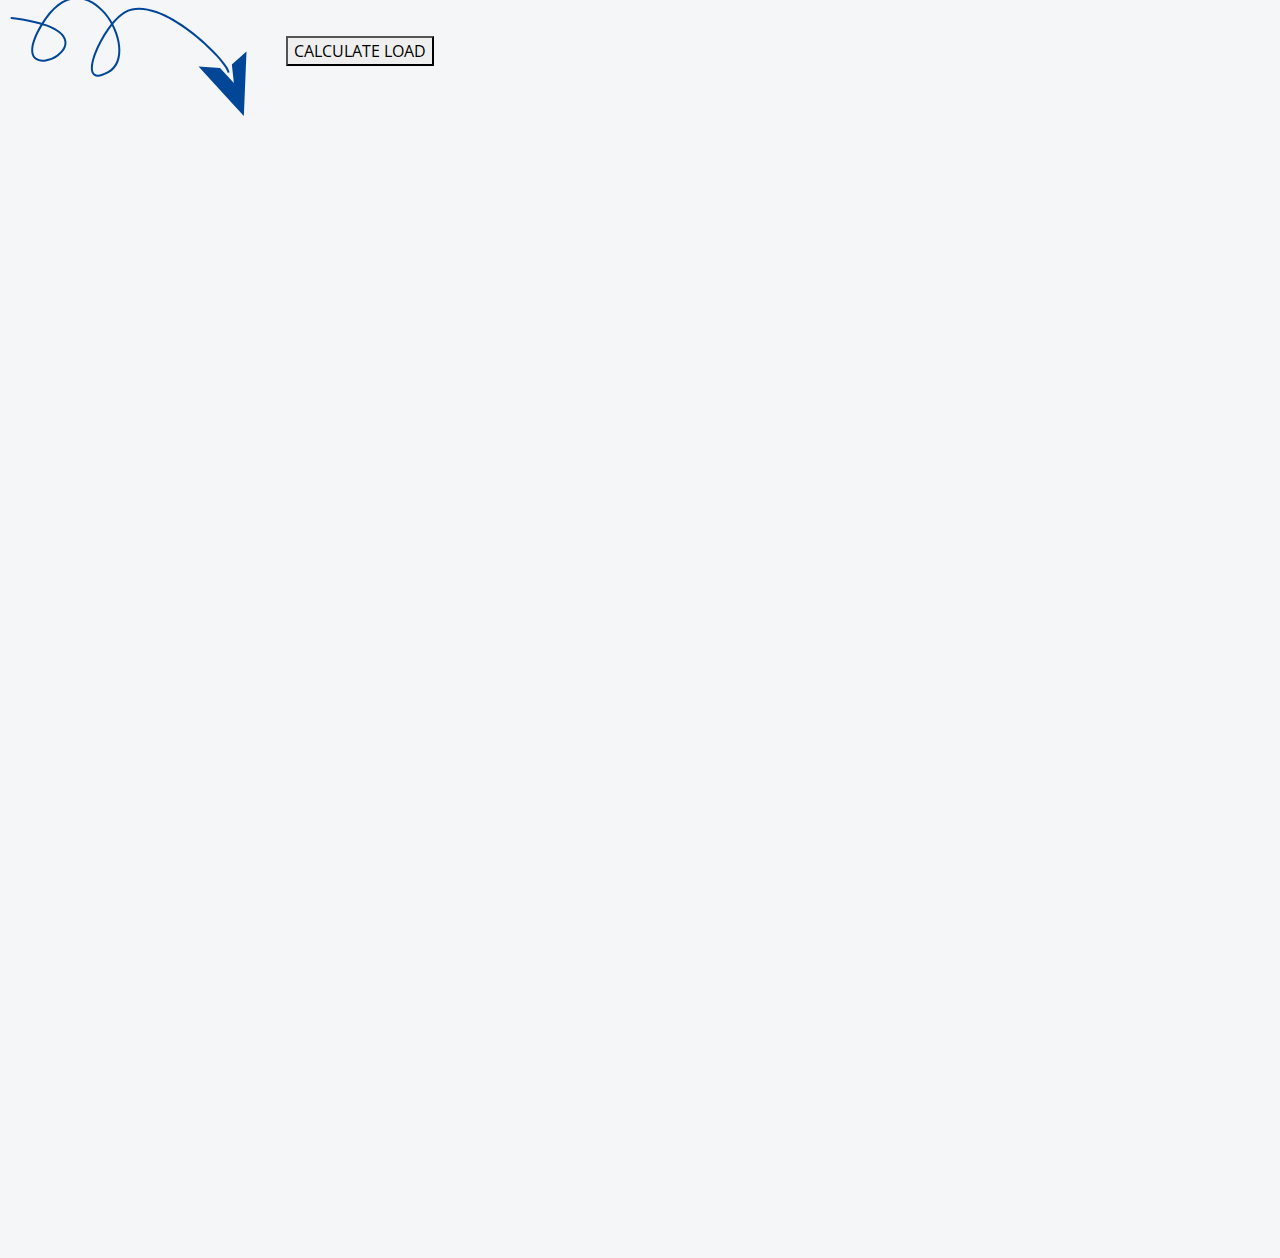
<file: financing.html>
<!DOCTYPE html>
<html lang="en">

    <head>
        <meta charset="utf-8">
        <title>SOLARNOVA - Renewable Energy For All</title>
        <meta content="width=device-width, initial-scale=1.0" name="viewport">
        <meta content="" name="keywords">
        <meta content="" name="description">
    
        <!-- Favicon -->
        <link href="img/favicon.ico" rel="icon">
    
        <!-- Google Web Fonts -->
        <link rel="preconnect" href="https://fonts.googleapis.com">
        <link rel="preconnect" href="https://fonts.gstatic.com" crossorigin>
        <link href="https://fonts.googleapis.com/css2?family=Open+Sans:wght@400;500&family=Roboto:wght@500;700;900&display=swap" rel="stylesheet"> 
    
        <!-- Icon Font Stylesheet -->
        <link href="https://cdnjs.cloudflare.com/ajax/libs/font-awesome/5.10.0/css/all.min.css" rel="stylesheet">
        <link href="https://cdn.jsdelivr.net/npm/bootstrap-icons@1.4.1/font/bootstrap-icons.css" rel="stylesheet">
    
        <!-- Libraries Stylesheet -->
        <link href="lib/animate/animate.min.css" rel="stylesheet">
        <link href="lib/owlcarousel/assets/owl.carousel.min.css" rel="stylesheet">
        <link href="lib/lightbox/css/lightbox.min.css" rel="stylesheet">
    
        <!-- Customized Bootstrap Stylesheet -->
        <link href="css/bootstrap.min.css" rel="stylesheet">
    
        <!-- Template Stylesheet -->
        <link href="css/style.css" rel="stylesheet">
    </head>
    
    <body>
        <!-- Spinner Start -->
        <div id="spinner" class="show bg-white position-fixed translate-middle w-100 vh-100 top-50 start-50 d-flex align-items-center justify-content-center">
            <div class="spinner-border text-primary" style="width: 3rem; height: 3rem;" role="status">
                <span class="sr-only">Loading...</span>
            </div>
        </div>
        <!-- Spinner End -->
    
    
        
    
    
        <!-- Navbar Start -->
        <nav class="navbar navbar-expand-lg bg-white navbar-light sticky-top p-0">
            <a href="index.html" class="navbar-brand d-flex align-items-center border-end px-4 px-lg-5">
               <img class="logo" src="./img/SOLARNOVA (1).svg" alt="logo" width="200px"> 
            </a>
            <button type="button" class="navbar-toggler me-4" data-bs-toggle="collapse" data-bs-target="#navbarCollapse">
                <span class="navbar-toggler-icon"></span>
            </button>
            <div class="collapse navbar-collapse" id="navbarCollapse">
                <div class="navbar-nav ms-auto p-4 p-lg-0">
                    <a href="index.html" class="nav-item nav-link active">Home</a>
                    
                    <a href="products.html" class="nav-item nav-link">Products</a>
                    <a href="financing.html" class="nav-item nav-link">Financing</a>
                    <a href="blog.html" class="nav-item nav-link">Blog</a>
                    <div class="nav-item dropdown">
                
                    </div>
                    <a href="about.html" class="nav-item nav-link">About</a>
                    <a href="contact.html" class="nav-item nav-link">Contact</a>
                </div>
                <a href="quote.html" class="btn btn-primary rounded-0 py-4 px-lg-5 d-none d-lg-block">Calculate Load<i class="fa fa-arrow-right ms-3"></i></a>
            </div>
        </nav>
        <!-- Navbar End -->
    

<!-- Page Header Start -->
<div class="container-fluid page-header py-5 mb-5">
    <div class="container py-5">
        <h1 class="display-3 text-white mb-3 animated slideInDown">Financing</h1>
        <nav aria-label="breadcrumb animated slideInDown">
            <ol class="breadcrumb">
                <li class="breadcrumb-item"><a class="text-white" href="#">Home</a></li>
                <li class="breadcrumb-item"><a class="text-white" href="#">Pages</a></li>
                <li class="breadcrumb-item text-white active" aria-current="page">Financing</li>
            </ol>
        </nav>
    </div>
</div>
<!-- Page Header End -->
    
    <link href="https://maxcdn.bootstrapcdn.com/font-awesome/4.3.0/css/font-awesome.min.css" rel="stylesheet">
    <div class="hero3-content3">
        <h1>CHECKOUT</h1>
       </div>
    <div class="container">
        
        <div class="wrapper wrapper-content animated fadeInRight">
            <div class="row">
                <div class="col-md-4">
                    <div class="payment-card">
                        <i class="fa fa-cc-visa payment-icon-big text-success"></i>
                        <h2>
                            **** **** **** 1060
                        </h2>
                        <div class="row">
                            <div class="col-sm-6">
                                <small>
                                    <strong>Expiry date:</strong> 10/16
                                </small>
                            </div>
                            <div class="col-sm-6 text-right">
                                <small>
                                    <strong>Name:</strong> David
                                </small>
                            </div>
                        </div>
                    </div>
                </div>
                <div class="col-md-4">
                    <div class="payment-card">
                        <i class="fa fa-cc-mastercard payment-icon-big text-warning"></i>
                        <h2>
                            **** **** **** 7002
                        </h2>
                        <div class="row">
                            <div class="col-sm-6">
                                <small>
                                    <strong>Expiry date:</strong> 10/16
                                </small>
                            </div>
                            <div class="col-sm-6 text-right">
                                <small>
                                    <strong>Name:</strong> Anna Smith
                                </small>
                            </div>
                        </div>
                    </div>
                </div>
                <div class="col-md-4">
                    <div class="payment-card">
                        <i class="fa fa-cc-discover payment-icon-big text-danger"></i>
                        <h2>
                            **** **** **** 3466
                        </h2>
                        <div class="row">
                            <div class="col-sm-6">
                                <small>
                                    <strong>Expiry date:</strong> 10/16
                                </small>
                            </div>
                            <div class="col-sm-6 text-right">
                                <small>
                                    <strong>Name:</strong> Morgan
                                </small>
                            </div>
                        </div>
                    </div>
                </div>

            </div>
            <div class="row">

                <div class="col-lg-12">

                    <div class="ibox">
                        <div class="ibox-title">
                            Payment method
                        </div>
                        <div class="ibox-content">

                            <div class="panel-group payments-method" id="accordion">
                                <div class="panel panel-default">
                                    <div class="panel-heading">
                                        <div class="pull-right">
                                            <i class="fa fa-cc-paypal text-success"></i>
                                        </div>
                                        <h5 class="panel-title">
                                            <a data-toggle="collapse" data-parent="#accordion"
                                                href="#collapseOne">PayPal</a>
                                        </h5>
                                    </div>
                                    <div id="collapseOne" class="panel-collapse collapse">
                                        <div class="panel-body">

                                            <div class="row">
                                                <div class="col-md-10">
                                                    <h2>Summary</h2>
                                                    <strong>Product:</strong>: Name of product <br>
                                                    <strong>Price:</strong>: <span class="text-navy">$452.90</span>

                                                    <p class="m-t">
                                                        Lorem ipsum dolor sit amet, consectetur adipisicing elit, sed do
                                                        eiusmod tempor incididunt ut labore et dolore magna aliqua. Ut
                                                        enim ad minim veniam, quis nostrud exercitation ullamco laboris
                                                        nisi ut aliquip ex ea commodo consequat.
                                                    </p>
                                                    <a class="btn btn-success">
                                                        <i class="fa fa-cc-paypal">
                                                            Purchase via PayPal
                                                        </i>
                                                    </a>
                                                </div>
                                            </div>
                                        </div>
                                    </div>
                                </div>
                                <div class="panel panel-default">
                                    <div class="panel-heading">
                                        <div class="pull-right">
                                            <i class="fa fa-cc-amex text-success"></i>
                                            <i class="fa fa-cc-mastercard text-warning"></i>
                                            <i class="fa fa-cc-discover text-danger"></i>
                                        </div>
                                        <h5 class="panel-title">
                                            <a data-toggle="collapse" data-parent="#accordion"
                                                href="#collapseTwo">Credit Card</a>
                                        </h5>
                                    </div>
                                    <div id="collapseTwo" class="panel-collapse collapse in">
                                        <div class="panel-body">

                                            <div class="row">
                                                <div class="col-md-4">
                                                    <h2>Summary</h2>
                                                    <strong>Product:</strong>: Name of product <br>
                                                    <strong>Price:</strong>: <span class="text-navy">$452.90</span>

                                                    <p class="m-t">
                                                        Lorem ipsum dolor sit amet, consectetur adipisicing elit, sed do
                                                        eiusmod tempor incididunt ut labore et dolore magna aliqua. Ut
                                                        enim ad minim veniam, quis nostrud exercitation ullamco laboris
                                                        nisi ut aliquip ex ea commodo consequat.

                                                    </p>
                                                    <p>
                                                        Duis aute irure dolor
                                                        in reprehenderit in voluptate velit esse cillum dolore eu fugiat
                                                        nulla pariatur. Excepteur sint occaecat cupidatat.
                                                    </p>
                                                </div>
                                                <div class="col-md-8">

                                                    <form role="form" id="payment-form">
                                                        <div class="row">
                                                            <div class="col-xs-12">
                                                                <div class="form-group">
                                                                    <label>CARD NUMBER</label>
                                                                    <div class="input-group">
                                                                        <input type="text" class="form-control"
                                                                            name="Number"
                                                                            placeholder="Valid Card Number" required="">
                                                                        <span class="input-group-addon"><i
                                                                                class="fa fa-credit-card"></i></span>
                                                                    </div>
                                                                </div>
                                                            </div>
                                                        </div>
                                                        <div class="row">
                                                            <div class="col-xs-7 col-md-7">
                                                                <div class="form-group">
                                                                    <label>EXPIRATION DATE</label>
                                                                    <input type="text" class="form-control"
                                                                        name="Expiry" placeholder="MM / YY" required="">
                                                                </div>
                                                            </div>
                                                            <div class="col-xs-5 col-md-5 pull-right">
                                                                <div class="form-group">
                                                                    <label>CV CODE</label>
                                                                    <input type="text" class="form-control" name="CVC"
                                                                        placeholder="CVC" required="">
                                                                </div>
                                                            </div>
                                                        </div>
                                                        <div class="row">
                                                            <div class="col-xs-12">
                                                                <div class="form-group">
                                                                    <label>NAME OF CARD</label>
                                                                    <input type="text" class="form-control"
                                                                        name="nameCard" placeholder="NAME AND SURNAME">
                                                                </div>
                                                            </div>
                                                        </div>
                                                        <div class="row">
                                                            <div class="col-xs-12">
                                                                <button class="btn btn-primary" type="submit">Make a
                                                                    payment!</button>
                                                            </div>
                                                        </div>
                                                    </form>
                                                </div>
                                            </div>
                                        </div>
                                    </div>
                                </div>
                            </div>
                        </div>
                    </div>
                </div>
            </div>
        </div>
    </div>

    <div class="hero3-content1">
        <p><font size="4" face="Graphik" color="#337AB7">EXPLORE OUR SOLAR FINANCING</font></p>
        <h1>SOLAR FINANCING</h1>
       <p class="p">Paying for solar is easier than ever with Solar Nova's financing options. For little money out of your pocket, you can start spending less on your electricity bill and see your savings grow exponentially.</p>
    </div>
    <img class="hero5-wire" src="./img/section6.svg" alt="">
    <div class="hero3">
       
    <div class="hero3-grid">
    <div class="item1">
        
        <h1>01</h1><br>
        <h2>Lease</h2><br>
        <p class="grid1-write">Low monthly payments make it easy to add solar to your home or business and allow you to start paying less for your electricity than ever before</p><br>
        <ul>
            <li>Optional buyout after year 7 of leasing</li>
            <li>Decrease your bill from day one</li>
            <li>No large upfront investment</li>
        </ul>
    </div>
    <div class="item2">
        <h1>02</h1><br>
        <h2>Loan</h2><br>
        <p class="grid2-write">You can apply for a loan through your local bank or credit union or explore Sun Solar’s loan options, allowing you to finance your solar system even if you cannot purchase it outright. Even better, you can utilize tax credits and rebates for a cheaper payment!</p><br>
        <ul>
            <li>Loan payment is typically less than electric bill</li>
            <li>Free electricity once paid off</li>
            <li>Save money even if you can't buy outright</li>
        </ul>
    </div>
    <div class="item3">
        <h1>03</h1><br>
        <h2>Cash</h2><br>
        <p class="grid3-write">By paying off your solar system with cash upfront, you can see a quicker return on investment and end your reliance on the grid.</p><br>
        <ul>
            <li>Quick return on investment</li>
            <li>Tax credits and rebates can lower price</li>
            <li>No solar payment after</li>
        </ul>
    </div>
    <div class="item4">
        <h1>04</h1><br>
        <h2>Hero</h2><br>
        <p class="grid4-write">HERO financing is based off the equity in your home and debt payment history, meaning that a low credit score is not an immediate disqualifier. See if you are in a HERO approved area and apply for a no-money down, fixed-rate financing program</p><br>
        <ul>
            <li>Flexible term lengths</li>
            <li>Not primarily based on credit score</li>
            <li>Competitive, fixed interest rate</li>
        </ul>
    </div>
    <div class="item5">
        <h1>05</h1><br>
        <h2>Pace</h2><br>
        <p class="grid5-write">Through the Property Assessed Clean Energy (PACE) program, businesses in participating areas can pay for their solar system through their property tax, allowing repayment for up to 20 years on a fixed rate loan.</p><br>
        <ul>
            <li> Energy efficiency measures may be included</li>
            <li> Fixed-rates offered</li>
            <li>Financing for up to 20 years</li>
        </ul>
    </div>
    <div class="item6">
        <h1>06</h1><br>
        <h2>Outright sale</h2><br>
        <p class="grid6-write">Our outright sale option where customers pay the outright cost to purchase a system.</p>
        <ul>
            <li>Complete solar system</li>
            <li>One time payment</li>
            <li>Swift and seamless installation</li>
        </ul>
    </div>
    </div>
    </div>
    <div class="hero3-content2">
        <p><font size="4" face="Graphik" color="#337AB7">SEE HOW MUCH SOLAR CAN SAVE YOU</font></p>
        <h1>GET YOUR SOLAR QUOTE</h1>
       <p class="p">Our skilled installation team is ready to help you start saving money with solar energy. Use our Solar Load Calculator and get a sneak peek of what your new utility bill could be.</p>
       
    </div>
    <img class="hero6-wire" src="./img/section6.svg" alt="">
       <a href="quote.html"><button class="Button1">CALCULATE LOAD</button></a>
        <!-- Testimonial Start -->
    <div class="container-xxl py-5 testimonial">
        <div class="container">
            <div class="text-center mx-auto mb-5 wow fadeInUp" data-wow-delay="0.1s" style="max-width: 600px;">
                <h6 class="text-primary">Testimonial</h6>
                <h1 class="mb-4">What Our Clients Say!</h1>
            </div>
            <div class="owl-carousel testimonial-carousel wow fadeInUp" data-wow-delay="0.1s">
                <div class="testimonial-item text-center">
                    <div class="testimonial-img position-relative">
                        <img class="img-fluid rounded-circle mx-auto mb-5" src="img/testimonial-1.jpg">
                        <div class="btn-square bg-primary rounded-circle">
                            <i class="fa fa-quote-left text-white"></i>
                        </div>
                    </div>
                    <div class="testimonial-text text-center rounded p-4">
                        <p>Clita clita tempor justo dolor ipsum amet kasd amet duo justo duo duo labore sed sed. Magna ut diam sit et amet stet eos sed clita erat magna elitr erat sit sit erat at rebum justo sea clita.</p>
                        <h5 class="mb-1">Client Name</h5>
                        <span class="fst-italic">Profession</span>
                    </div>
                </div>
                <div class="testimonial-item text-center">
                    <div class="testimonial-img position-relative">
                        <img class="img-fluid rounded-circle mx-auto mb-5" src="img/testimonial-2.jpg">
                        <div class="btn-square bg-primary rounded-circle">
                            <i class="fa fa-quote-left text-white"></i>
                        </div>
                    </div>
                    <div class="testimonial-text text-center rounded p-4">
                        <p>Clita clita tempor justo dolor ipsum amet kasd amet duo justo duo duo labore sed sed. Magna ut diam sit et amet stet eos sed clita erat magna elitr erat sit sit erat at rebum justo sea clita.</p>
                        <h5 class="mb-1">Client Name</h5>
                        <span class="fst-italic">Profession</span>
                    </div>
                </div>
                <div class="testimonial-item text-center">
                    <div class="testimonial-img position-relative">
                        <img class="img-fluid rounded-circle mx-auto mb-5" src="img/testimonial-3.jpg">
                        <div class="btn-square bg-primary rounded-circle">
                            <i class="fa fa-quote-left text-white"></i>
                        </div>
                    </div>
                    <div class="testimonial-text text-center rounded p-4">
                        <p>Clita clita tempor justo dolor ipsum amet kasd amet duo justo duo duo labore sed sed. Magna ut diam sit et amet stet eos sed clita erat magna elitr erat sit sit erat at rebum justo sea clita.</p>
                        <h5 class="mb-1">Client Name</h5>
                        <span class="fst-italic">Profession</span>
                    </div>
                </div>
            </div>
        </div>
    </div>
    <!-- Testimonial End -->

      

    <!-- Footer Start -->
    <div class="container-fluid bg-dark text-body footer mt-5 pt-5 wow fadeIn" data-wow-delay="0.1s">
        <div class="container py-5">
            <div class="row g-5">
                <div class="col-lg-3 col-md-6">
                    <h5 class="text-white mb-4">Address</h5>
                    <p class="mb-2"><i class="fa fa-map-marker-alt me-3"></i>123 Street, New York, USA</p>
                    <p class="mb-2"><i class="fa fa-phone-alt me-3"></i>+012 345 67890</p>
                    <p class="mb-2"><i class="fa fa-envelope me-3"></i>info@example.com</p>
                    <div class="d-flex pt-2">
                        <a class="btn btn-square btn-outline-light btn-social" href=""><i class="fab fa-twitter"></i></a>
                        <a class="btn btn-square btn-outline-light btn-social" href=""><i class="fab fa-facebook-f"></i></a>
                        <a class="btn btn-square btn-outline-light btn-social" href=""><i class="fab fa-youtube"></i></a>
                        <a class="btn btn-square btn-outline-light btn-social" href=""><i class="fab fa-linkedin-in"></i></a>
                    </div>
                </div>
                <div class="col-lg-3 col-md-6">
                    <h5 class="text-white mb-4">Quick Links</h5>
                    <a class="btn btn-link" href="">About Us</a>
                    <a class="btn btn-link" href="">Contact Us</a>
                    <a class="btn btn-link" href="">Our Services</a>
                    <a class="btn btn-link" href="">Terms & Condition</a>
                    <a class="btn btn-link" href="">Support</a>
                </div>
                <div class="col-lg-3 col-md-6">
                    <h5 class="text-white mb-4">Project Gallery</h5>
                    <div class="row g-2">
                        <div class="col-4">
                            <img class="img-fluid rounded" src="img/gallery-1.jpg" alt="">
                        </div>
                        <div class="col-4">
                            <img class="img-fluid rounded" src="img/gallery-2.jpg" alt="">
                        </div>
                        <div class="col-4">
                            <img class="img-fluid rounded" src="img/gallery-3.jpg" alt="">
                        </div>
                        <div class="col-4">
                            <img class="img-fluid rounded" src="img/gallery-4.jpg" alt="">
                        </div>
                        <div class="col-4">
                            <img class="img-fluid rounded" src="img/gallery-5.jpg" alt="">
                        </div>
                        <div class="col-4">
                            <img class="img-fluid rounded" src="img/gallery-6.jpg" alt="">
                        </div>
                    </div>
                </div>
                <div class="col-lg-3 col-md-6">
                    <h5 class="text-white mb-4">Newsletter</h5>
                    <p>Dolor amet sit justo amet elitr clita ipsum elitr est.</p>
                    <div class="position-relative mx-auto" style="max-width: 400px;">
                        <input class="form-control border-0 w-100 py-3 ps-4 pe-5" type="text" placeholder="Your email">
                        <button type="button" class="btn btn-primary py-2 position-absolute top-0 end-0 mt-2 me-2">SignUp</button>
                    </div>
                </div>
            </div>
        </div>
        <div class="container">
            <div class="copyright">
                <div class="row">
                    <div class="col-md-6 text-center text-md-start mb-3 mb-md-0">
                        &copy; <a href="#">Your Site Name</a>, All Right Reserved.
                    </div>
                    <div class="col-md-6 text-center text-md-end">
                        <!--/*** This template is free as long as you keep the footer author’s credit link/attribution link/backlink. If you'd like to use the template without the footer author’s credit link/attribution link/backlink, you can purchase the Credit Removal License from "https://htmlcodex.com/credit-removal". Thank you for your support. ***/-->
                        Designed By <a href="https://htmlcodex.com">HTML Codex</a>
                        <br>Distributed By: <a href="https://themewagon.com" target="_blank">ThemeWagon</a>
                    </div>
                </div>
            </div>
        </div>
    </div>
    <!-- Footer End -->


    <!-- Back to Top -->
    <a href="#" class="btn btn-lg btn-primary btn-lg-square rounded-circle back-to-top"><i class="bi bi-arrow-up"></i></a>


    <!-- JavaScript Libraries -->
    <script src="https://code.jquery.com/jquery-3.4.1.min.js"></script>
    <script src="https://cdn.jsdelivr.net/npm/bootstrap@5.0.0/dist/js/bootstrap.bundle.min.js"></script>
    <script src="lib/wow/wow.min.js"></script>
    <script src="lib/easing/easing.min.js"></script>
    <script src="lib/waypoints/waypoints.min.js"></script>
    <script src="lib/counterup/counterup.min.js"></script>
    <script src="lib/owlcarousel/owl.carousel.min.js"></script>
    <script src="lib/isotope/isotope.pkgd.min.js"></script>
    <script src="lib/lightbox/js/lightbox.min.js"></script>

    <!-- Template Javascript -->
    <script src="js/main.js"></script>
    <script type="text/javascript">

    </script>
        
</body>

</html>
</file>
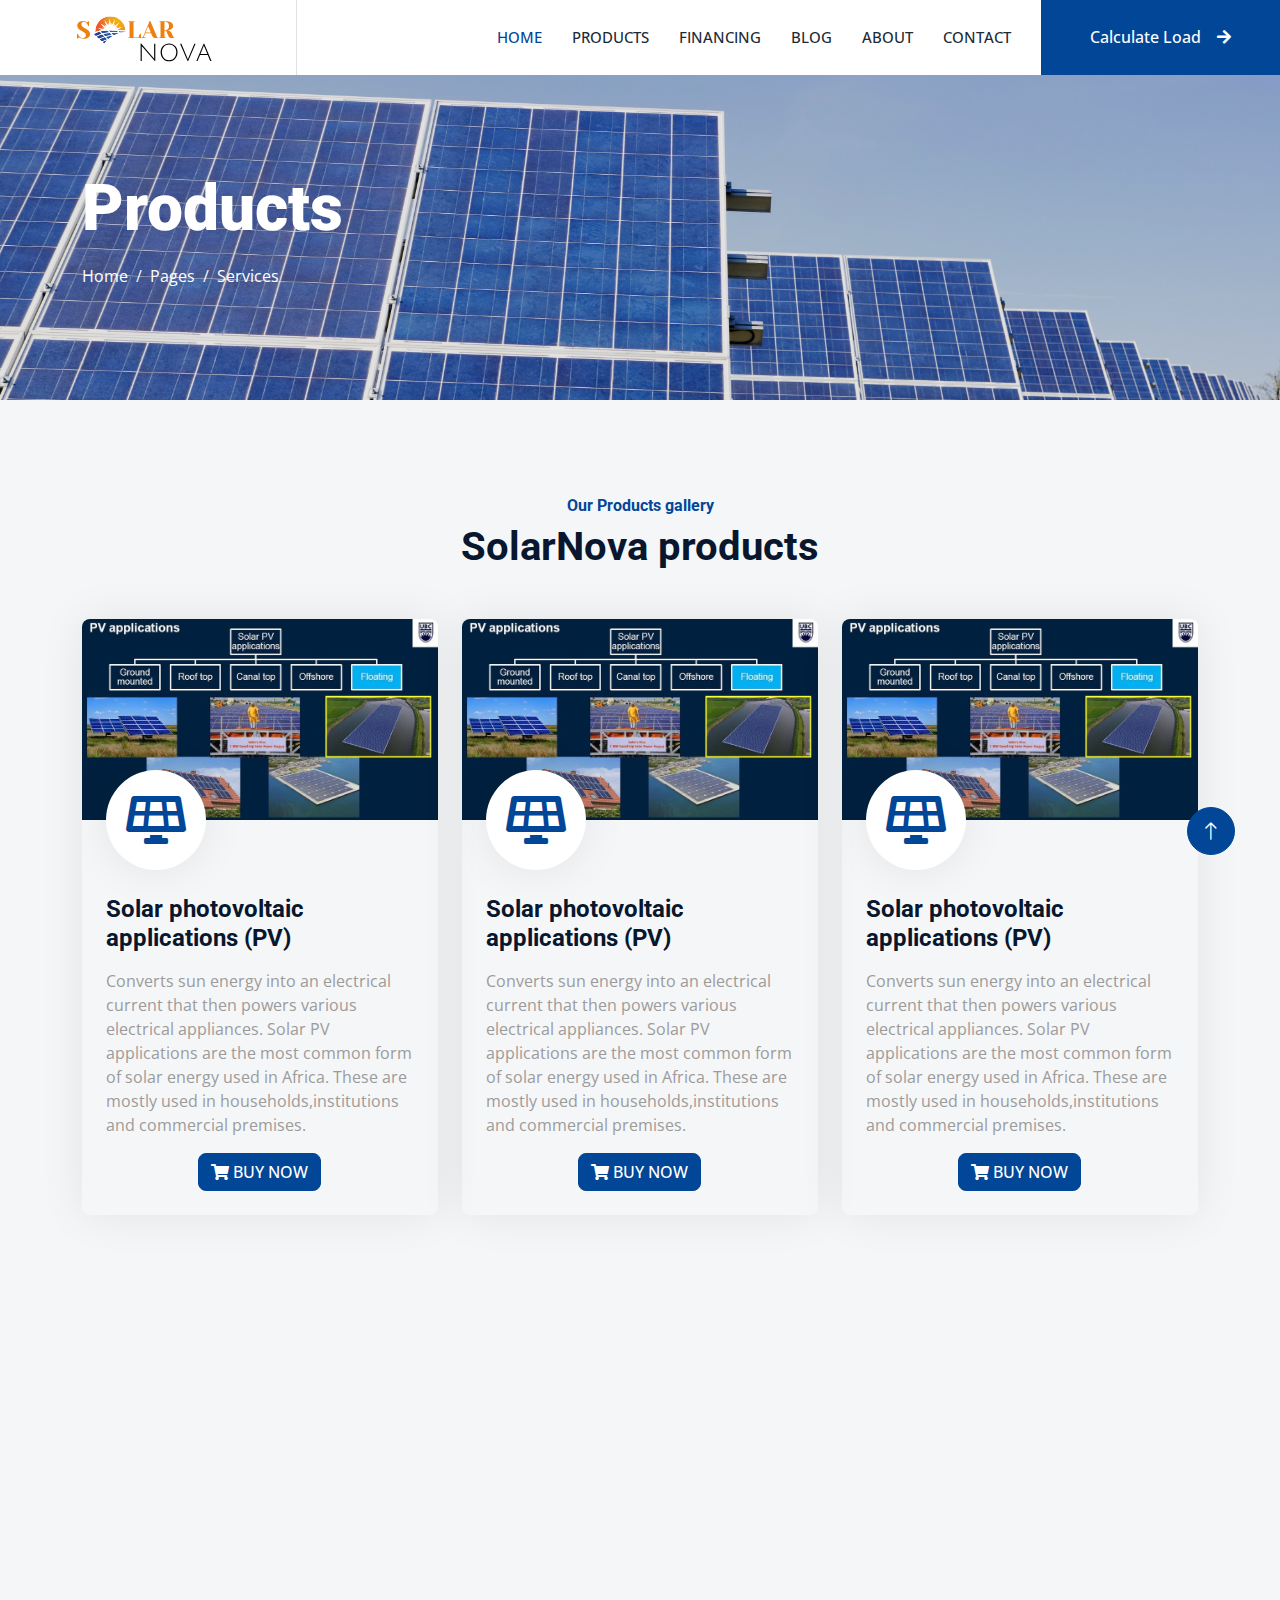
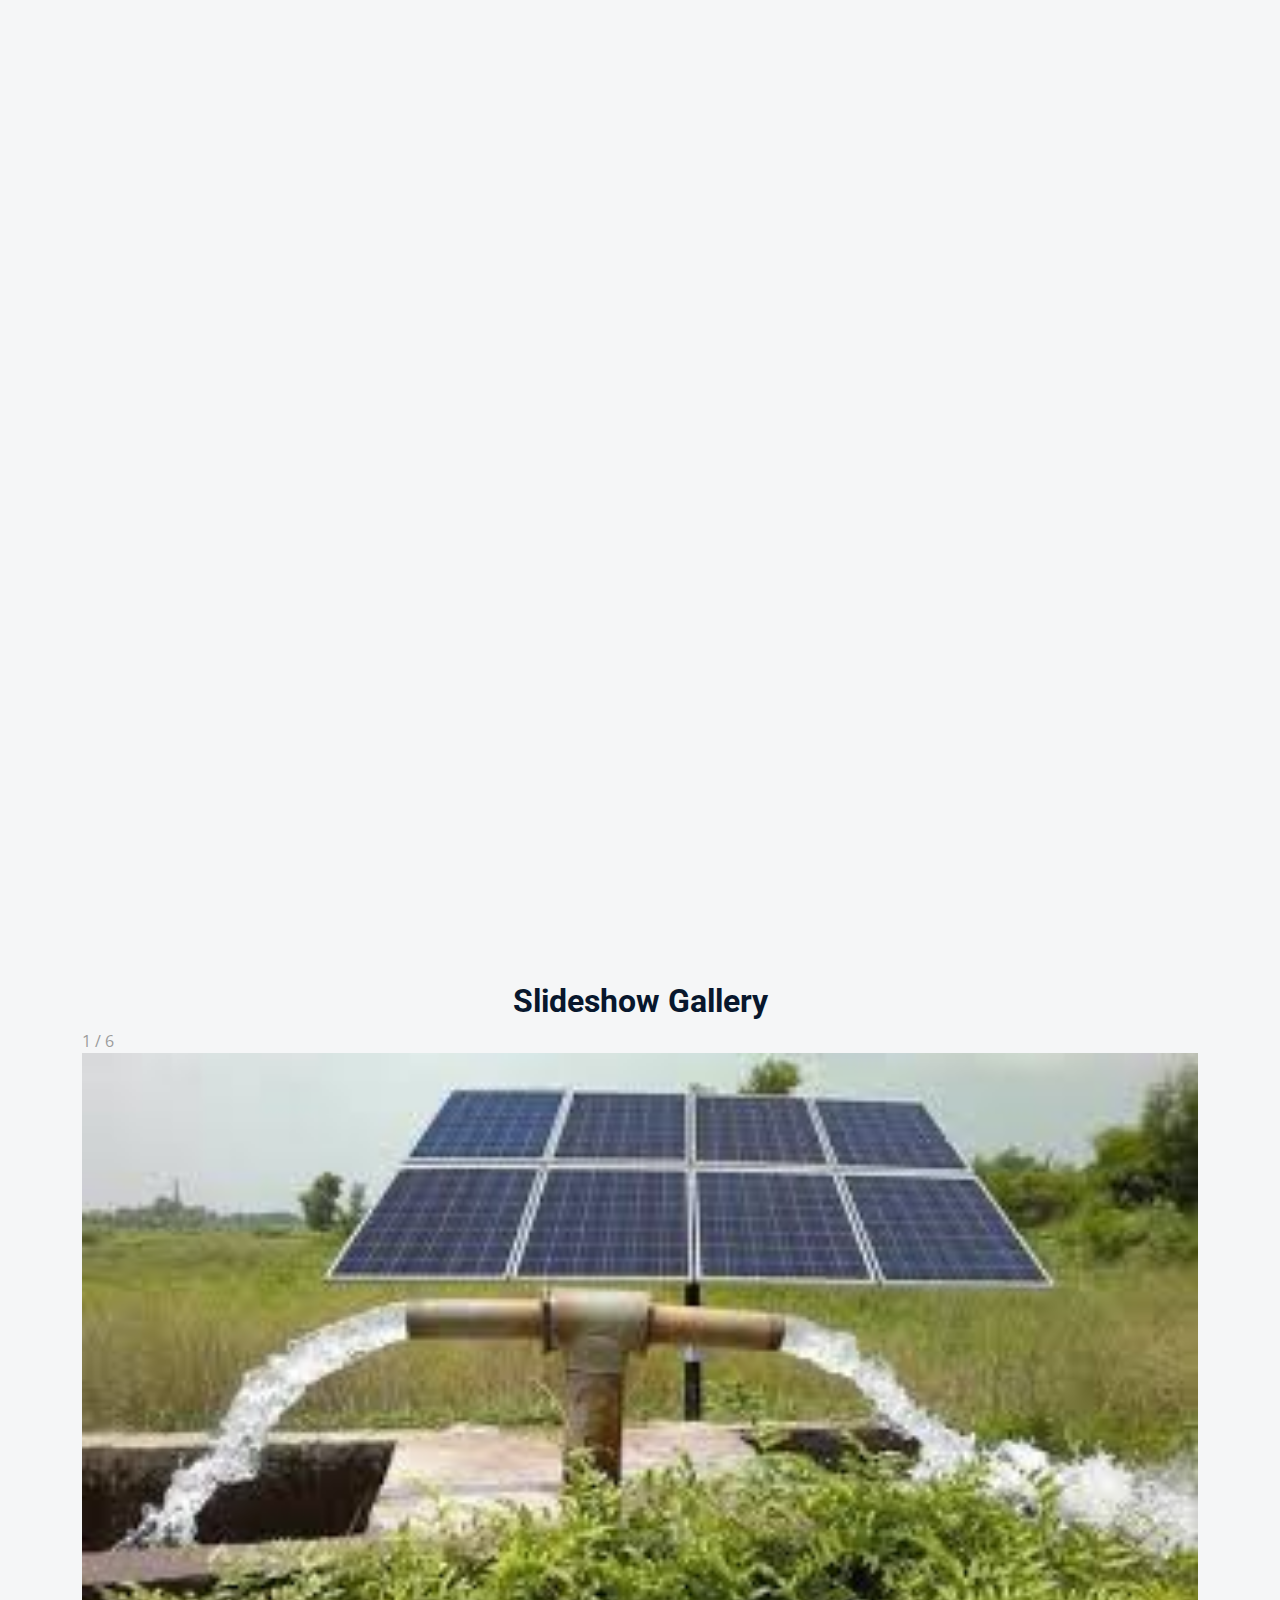
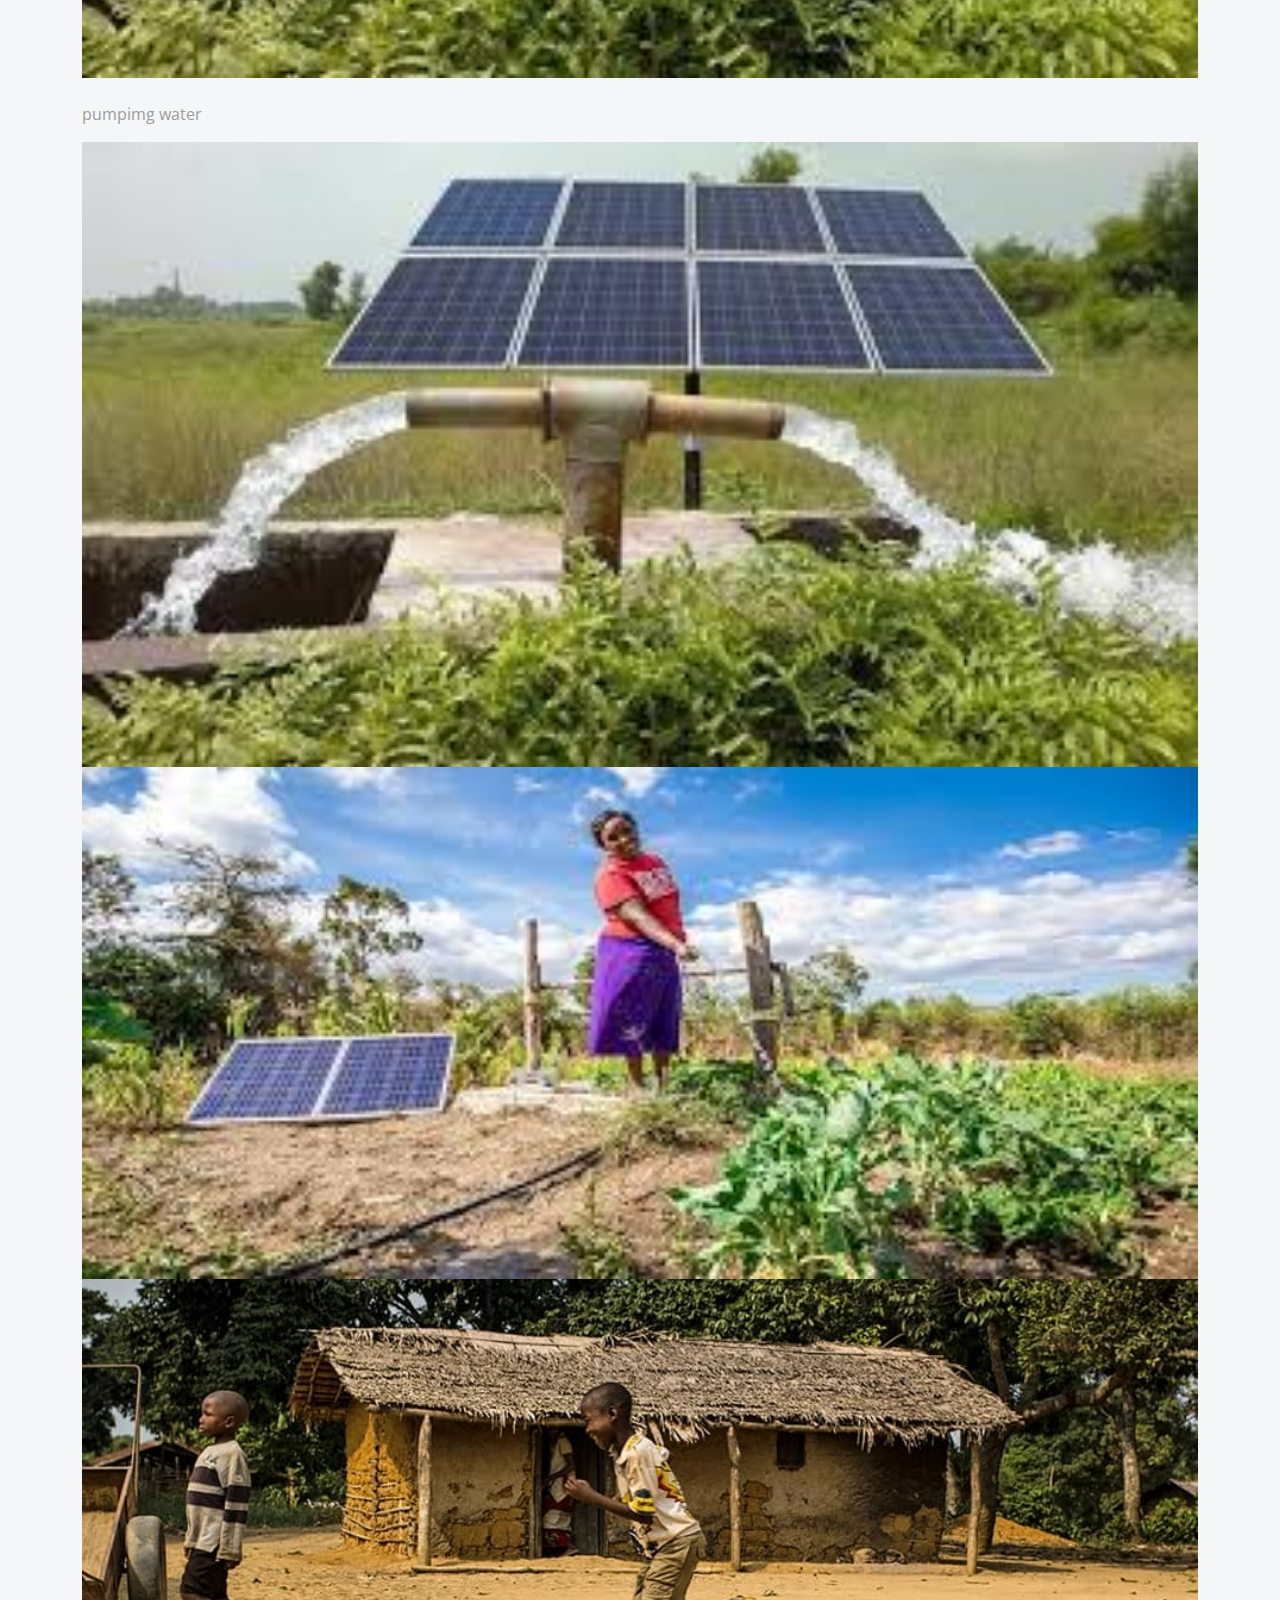
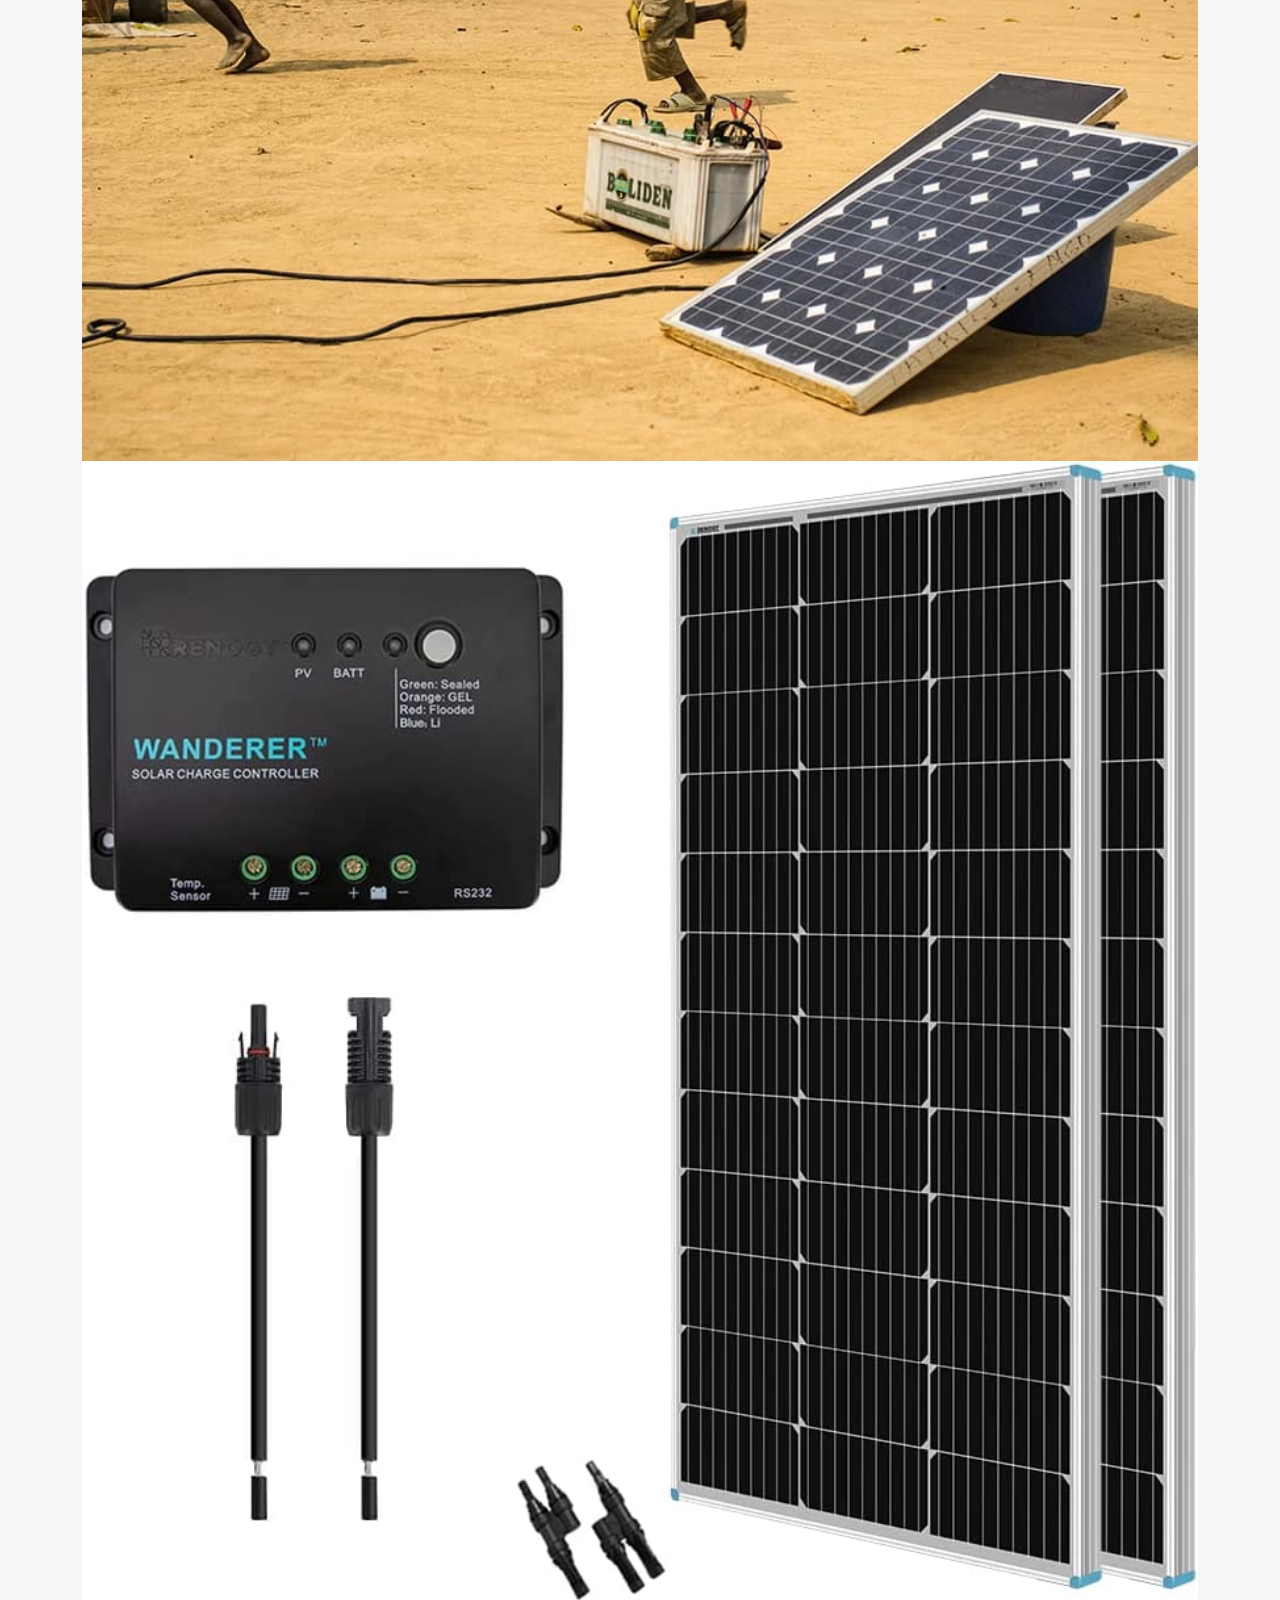
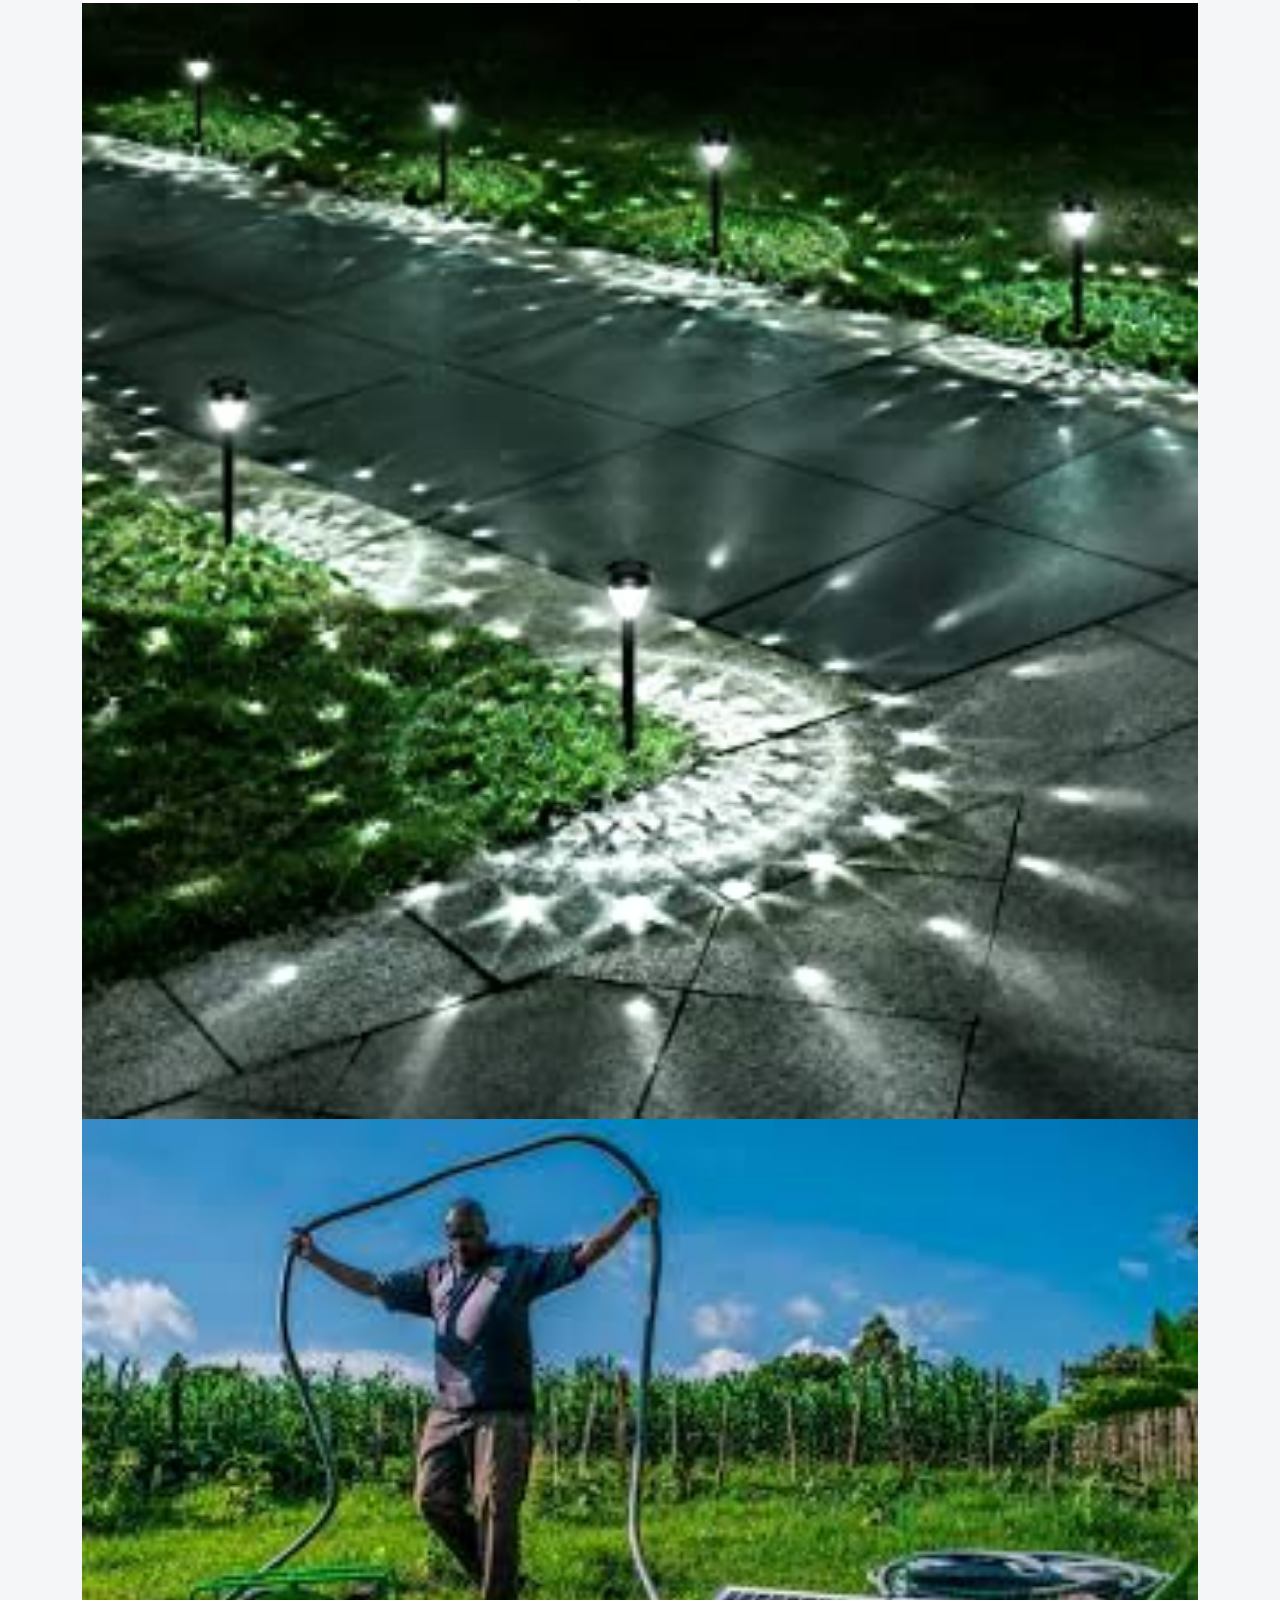
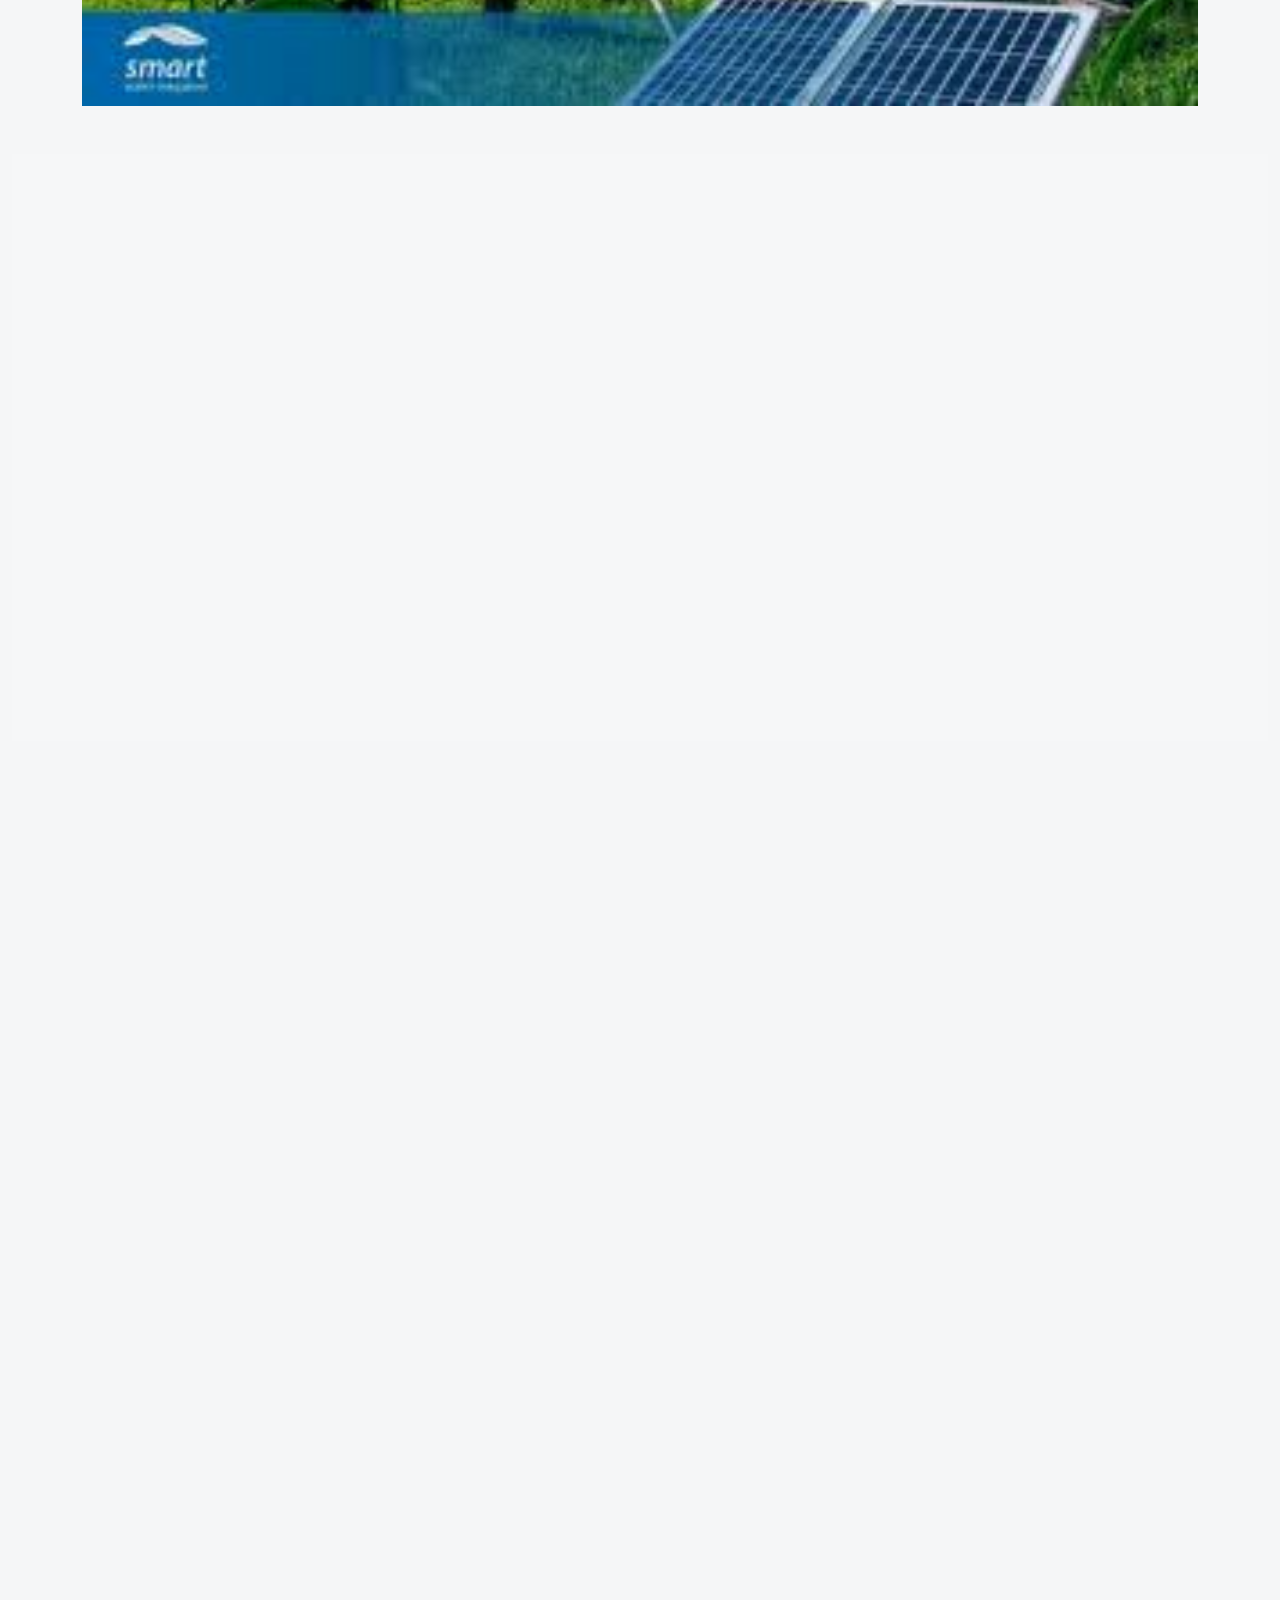
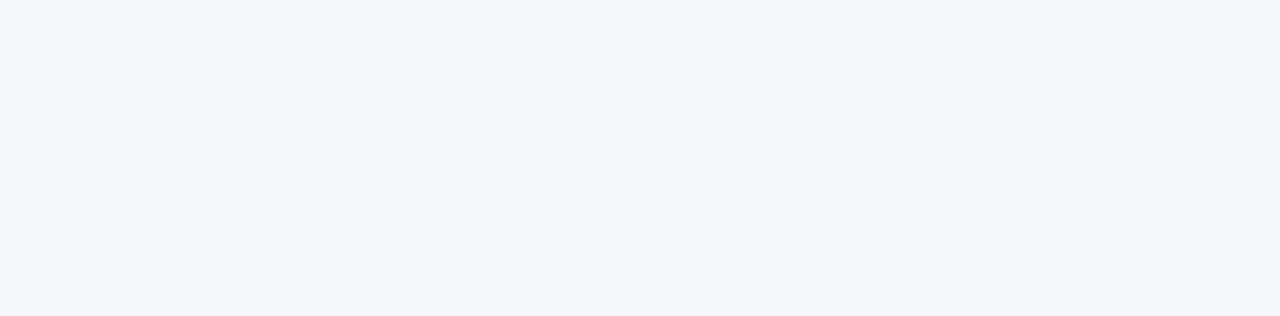
<file: products.html>
<!DOCTYPE html>
<html lang="en">
<head>
  <meta charset="utf-8">
  <title>SOLARNOVA - Renewable Energy For All</title>
  <meta content="width=device-width, initial-scale=1.0" name="viewport">
  <meta content="" name="keywords">
  <meta content="" name="description">

  <!-- Favicon -->
  <link href="img/favicon.ico" rel="icon">

  <!-- Google Web Fonts -->
  <link rel="preconnect" href="https://fonts.googleapis.com">
  <link rel="preconnect" href="https://fonts.gstatic.com" crossorigin>
  <link href="https://fonts.googleapis.com/css2?family=Open+Sans:wght@400;500&family=Roboto:wght@500;700;900&display=swap" rel="stylesheet"> 

  <!-- Icon Font Stylesheet -->
  <link href="https://cdnjs.cloudflare.com/ajax/libs/font-awesome/5.10.0/css/all.min.css" rel="stylesheet">
  <link href="https://cdn.jsdelivr.net/npm/bootstrap-icons@1.4.1/font/bootstrap-icons.css" rel="stylesheet">

  <!-- Libraries Stylesheet -->
  <link href="lib/animate/animate.min.css" rel="stylesheet">
  <link href="lib/owlcarousel/assets/owl.carousel.min.css" rel="stylesheet">
  <link href="lib/lightbox/css/lightbox.min.css" rel="stylesheet">

  <!-- Customized Bootstrap Stylesheet -->
  <link href="css/bootstrap.min.css" rel="stylesheet">

  <!-- Template Stylesheet -->
  <link href="css/style.css" rel="stylesheet">
</head>

<body>
  <!-- Spinner Start -->
  <div id="spinner" class="show bg-white position-fixed translate-middle w-100 vh-100 top-50 start-50 d-flex align-items-center justify-content-center">
      <div class="spinner-border text-primary" style="width: 3rem; height: 3rem;" role="status">
          <span class="sr-only">Loading...</span>
      </div>
  </div>
  <!-- Spinner End -->


  


  <!-- Navbar Start -->
  <nav class="navbar navbar-expand-lg bg-white navbar-light sticky-top p-0">
      <a href="index.html" class="navbar-brand d-flex align-items-center border-end px-4 px-lg-5">
         <img class="logo" src="./img/SOLARNOVA (1).svg" alt="logo" width="200px"> 
      </a>
      <button type="button" class="navbar-toggler me-4" data-bs-toggle="collapse" data-bs-target="#navbarCollapse">
          <span class="navbar-toggler-icon"></span>
      </button>
      <div class="collapse navbar-collapse" id="navbarCollapse">
          <div class="navbar-nav ms-auto p-4 p-lg-0">
              <a href="index.html" class="nav-item nav-link active">Home</a>
              
              <a href="products.html" class="nav-item nav-link">Products</a>
              <a href="financing.html" class="nav-item nav-link">Financing</a>
              <a href="blog.html" class="nav-item nav-link">Blog</a>
              <div class="nav-item dropdown">
          
              </div>
              <a href="about.html" class="nav-item nav-link">About</a>
              <a href="contact.html" class="nav-item nav-link">Contact</a>
          </div>
          <a href="quote.html" class="btn btn-primary rounded-0 py-4 px-lg-5 d-none d-lg-block">Calculate Load<i class="fa fa-arrow-right ms-3"></i></a>
      </div>
  </nav>
  <!-- Navbar End -->


    <!-- Page Header Start -->
    <div class="container-fluid page-header py-5 mb-5">
      <div class="container py-5">
        <h1 class="display-3 text-white mb-3 animated slideInDown">Products</h1>
        <nav aria-label="breadcrumb animated slideInDown">
          <ol class="breadcrumb">
            <li class="breadcrumb-item">
              <a class="text-white" href="#">Home</a>
            </li>
            <li class="breadcrumb-item">
              <a class="text-white" href="#">Pages</a>
            </li>
            <li class="breadcrumb-item text-white active" aria-current="page">
              Services
            </li>
          </ol>
        </nav>
      </div>
    </div>
    <!-- Page Header End -->

    <!-- Service Start -->
    <div class="container-xxl py-5">
      <div class="container">
        <div
          class="text-center mx-auto mb-5 wow fadeInUp"
          data-wow-delay="0.1s"
          style="max-width: 600px"
        >
          <h6 class="text-primary">Our Products gallery</h6>
          <h1 class="mb-4">SolarNova products</h1>
        </div>
        <div class="row g-4">
          <div class="col-md-6 col-lg-4 wow fadeInUp" data-wow-delay="0.1s">
            <div class="service-item rounded overflow-hidden">
              <img class="img-fluid" src="img/Typical-solar-PV-applications.png" alt="" />
              <div class="position-relative p-4 pt-0">
                <div class="service-icon">
                  <i class="fa fa-solar-panel fa-3x"></i>
                </div>
                <h4 class="mb-3">Solar photovoltaic applications (PV)</h4>
                <p>
                  Converts sun energy into an electrical current that then
                  powers various electrical appliances. Solar PV applications
                  are the most common form of solar energy used in Africa. These
                  are mostly used in households,institutions and commercial
                  premises.
                </p>
                <div class="col text-center">
                  <button class="btn btn-primary"><i class="fa fa-shopping-cart"></i> BUY NOW</button>
                </div>
              </div>
            </div>
          </div>
          <div class="col-md-6 col-lg-4 wow fadeInUp" data-wow-delay="0.1s">
            <div class="service-item rounded overflow-hidden">
              <img class="img-fluid" src="img/Typical-solar-PV-applications.png" alt="" />
              <div class="position-relative p-4 pt-0">
                <div class="service-icon">
                  <i class="fa fa-solar-panel fa-3x"></i>
                </div>
                <h4 class="mb-3">Solar photovoltaic applications (PV)</h4>
                <p>
                  Converts sun energy into an electrical current that then
                  powers various electrical appliances. Solar PV applications
                  are the most common form of solar energy used in Africa. These
                  are mostly used in households,institutions and commercial
                  premises.
                </p>
                <div class="col text-center">
                  <button class="btn btn-primary"><i class="fa fa-shopping-cart"></i> BUY NOW</button>
                </div>
              </div>
            </div>
          </div>
          <div class="col-md-6 col-lg-4 wow fadeInUp" data-wow-delay="0.1s">
            <div class="service-item rounded overflow-hidden">
              <img class="img-fluid" src="img/Typical-solar-PV-applications.png" alt="" />
              <div class="position-relative p-4 pt-0">
                <div class="service-icon">
                  <i class="fa fa-solar-panel fa-3x"></i>
                </div>
                <h4 class="mb-3">Solar photovoltaic applications (PV)</h4>
                <p>
                  Converts sun energy into an electrical current that then
                  powers various electrical appliances. Solar PV applications
                  are the most common form of solar energy used in Africa. These
                  are mostly used in households,institutions and commercial
                  premises.
                </p>
                <div class="col text-center">
                  <button class="btn btn-primary"><i class="fa fa-shopping-cart"></i> BUY NOW</button>
                </div>
              </div>
            </div>
          </div>
          <div class="col-md-6 col-lg-4 wow fadeInUp" data-wow-delay="0.1s">
            <div class="service-item rounded overflow-hidden">
              <img class="img-fluid" src="img/Typical-solar-PV-applications.png" alt="" />
              <div class="position-relative p-4 pt-0">
                <div class="service-icon">
                  <i class="fa fa-solar-panel fa-3x"></i>
                </div>
                <h4 class="mb-3">Solar photovoltaic applications (PV)</h4>
                <p>
                  Converts sun energy into an electrical current that then
                  powers various electrical appliances. Solar PV applications
                  are the most common form of solar energy used in Africa. These
                  are mostly used in households,institutions and commercial
                  premises.
                </p>
                <div class="col text-center">
                  <button class="btn btn-primary"><i class="fa fa-shopping-cart"></i> BUY NOW</button>
                </div>
              </div>
            </div>
          </div>
          <div class="col-md-6 col-lg-4 wow fadeInUp" data-wow-delay="0.1s">
            <div class="service-item rounded overflow-hidden">
              <img class="img-fluid" src="img/Typical-solar-PV-applications.png" alt="" />
              <div class="position-relative p-4 pt-0">
                <div class="service-icon">
                  <i class="fa fa-solar-panel fa-3x"></i>
                </div>
                <h4 class="mb-3">Solar photovoltaic applications (PV)</h4>
                <p>
                  Converts sun energy into an electrical current that then
                  powers various electrical appliances. Solar PV applications
                  are the most common form of solar energy used in Africa. These
                  are mostly used in households,institutions and commercial
                  premises.
                </p>
                <div class="col text-center">
                  <button class="btn btn-primary"><i class="fa fa-shopping-cart"></i> BUY NOW</button>
                </div>
              </div>
            </div>
          </div>
          <div class="col-md-6 col-lg-4 wow fadeInUp" data-wow-delay="0.1s">
            <div class="service-item rounded overflow-hidden">
              <img class="img-fluid" src="img/Typical-solar-PV-applications.png" alt="" />
              <div class="position-relative p-4 pt-0">
                <div class="service-icon">
                  <i class="fa fa-solar-panel fa-3x"></i>
                </div>
                <h4 class="mb-3">Solar photovoltaic applications (PV)</h4>
                <p>
                  Converts sun energy into an electrical current that then
                  powers various electrical appliances. Solar PV applications
                  are the most common form of solar energy used in Africa. These
                  are mostly used in households,institutions and commercial
                  premises.
                </p>
                <div class="col text-center">
                  <button class="btn btn-primary"><i class="fa fa-shopping-cart"></i> BUY NOW</button>
                </div>
              </div>
            </div>
          </div>
          <div class="col-md-6 col-lg-4 wow fadeInUp" data-wow-delay="0.1s">
            <div class="service-item rounded overflow-hidden">
              <img class="img-fluid" src="img/Typical-solar-PV-applications.png" alt="" />
              <div class="position-relative p-4 pt-0">
                <div class="service-icon">
                  <i class="fa fa-solar-panel fa-3x"></i>
                </div>
                <h4 class="mb-3">Solar photovoltaic applications (PV)</h4>
                <p>
                  Converts sun energy into an electrical current that then
                  powers various electrical appliances. Solar PV applications
                  are the most common form of solar energy used in Africa. These
                  are mostly used in households,institutions and commercial
                  premises.
                </p>
                <div class="col text-center">
                  <button class="btn btn-primary"><i class="fa fa-shopping-cart"></i> BUY NOW</button>
                </div>
              </div>
            </div>
          </div>
          <div class="col-md-6 col-lg-4 wow fadeInUp" data-wow-delay="0.3s">
            <div class="service-item rounded overflow-hidden">
              <img class="img-fluid" src="img/solar-thermal-panel.png" alt="" />
              <div class="position-relative p-4 pt-0">
                <div class="service-icon">
                  <i class="fa fa-wind fa-3x"></i>
                </div>
                <h4 class="mb-3">Solar thermal</h4>
                <p>
                  This directly puts the sun heat to various uses.Solar thermal
                  technologies found across Africa include solar water heaters
                  (SWH), solar cookers, solar stills and solar dryers. Many of
                  these solar thermal applications can be found in agriculture,
                  which remains the mainstay of most rural households in Africa.
                  Solar dryers used for the drying of crops, vegetables and
                  fruits are also available and frequently used.
                </p>
                <div class="col text-center">
                  <button class="btn btn-primary"><i class="fa fa-shopping-cart"></i> BUY NOW</button>
                </div>
              </div>
            </div>
            <!-- ADDING 3 MORE PRODUCTS -->
            

            <!-- ADDING 3 MORE PRODUCTS ENDS HERE -->
          </div>
          <div class="col-md-6 col-lg-4 wow fadeInUp" data-wow-delay="0.5s">
            <div class="service-item rounded overflow-hidden">
              <img class="img-fluid" src="img/Concentrated-solar-power.jpg" alt="" />
              <div class="position-relative p-4 pt-0">
                <div class="service-icon">
                  <i class="fa fa-lightbulb fa-3x"></i>
                </div>
                <h4 class="mb-3">Concentrated solar power(CSP)</h4>
                <p>
                  Solar technology that turns solar heat into electricity is
                  becoming more common in various countries around the world.
                </p>
                <div class="col text-center">
                  <button class="btn btn-primary"><i class="fa fa-shopping-cart"></i> BUY NOW</button>
                </div>
              </div>
            </div>
        </div>
      </div>
    </div>
    <!-- Service End -->
    <br>


<!--Gallery items -->
    <h2 style="text-align:center">Slideshow Gallery</h2>

<div class="container">
  <div class="mySlides">
    <div class="numbertext">1 / 6</div>
    <img src="img/img-11.jpeg" style="width:100%">
  </div>

  <div class="mySlides">
    <div class="numbertext">2 / 6</div>
    <img src="img/img-12.jpeg" style="width:100%">
  </div>

  <div class="mySlides">
    <div class="numbertext">3 / 6</div>
    <img src="img/img-13.jpeg" style="width:100%">
  </div>
    
  <div class="mySlides">
    <div class="numbertext">4 / 6</div>
    <img src="img/img-14.jpeg" style="width:100%">
  </div>

  <div class="mySlides">
    <div class="numbertext">5 / 6</div>
    <img src="img/img-15.jpeg" style="width:100%">
  </div>
    
  <div class="mySlides">
    <div class="numbertext">6 / 6</div>
    <img src="img/img-16.jpeg" style="width:100%">
  </div>
    
  <a class="prev" onclick="plusSlides(-1)">&#100094</a>
  <a class="next" onclick="plusSlides(1)">&#100095</a>

  <div class="caption-container">
    <p id="caption"></p>
  </div>

  <div class="row">
    <div class="column">
      <img class="demo cursor" src="img/img-11.jpeg" style="width:100%" onclick="currentSlide(1)" alt="pumpimg water">
    </div>
    <div class="column">
      <img class="demo cursor" src="img/img-12.jpeg" style="width:100%" onclick="currentSlide(2)" alt="Irrigation">
    </div>
    <div class="column">
      <img class="demo cursor" src="img/img-13.jpeg" style="width:100%" onclick="currentSlide(3)" alt="Lighting">
    </div>
    <div class="column">
      <img class="demo cursor" src="img/img-14.jpeg" style="width:100%" onclick="currentSlide(4)" alt="Accessories">
    </div>
    <div class="column">
      <img class="demo cursor" src="img/img-15.jpeg" style="width:100%" onclick="currentSlide(5)" alt="Outdoor lighting">
    </div>    
    <div class="column">
      <img class="demo cursor" src="img/img-16.jpeg" style="width:100%" onclick="currentSlide(6)" alt="commercial uses">
    </div>
  </div>
</div>

<script>
let slideIndex = 1;
showSlides(slideIndex);

function plusSlides(n) {
  showSlides(slideIndex += n);
}

function currentSlide(n) {
  showSlides(slideIndex = n);
}

function showSlides(n) {
  let i;
  let slides = document.getElementsByClassName("mySlides");
  let dots = document.getElementsByClassName("demo");
  let captionText = document.getElementById("caption");
  if (n > slides.length) {slideIndex = 1}
  if (n < 1) {slideIndex = slides.length}
  for (i = 0; i < slides.length; i++) {
    slides[i].style.display = "none";
  }
  for (i = 0; i < dots.length; i++) {
    dots[i].className = dots[i].className.replace(" active", "");
  }
  slides[slideIndex-1].style.display = "block";
  dots[slideIndex-1].className += " active";
  captionText.innerHTML = dots[slideIndex-1].alt;
}
</script>
    
   


    <!-- Feature Start -->
    <div class="container-fluid bg-light overflow-hidden my-5 px-lg-0">
      <div class="container feature px-lg-0">
        <div class="row g-0 mx-lg-0">
          <div
            class="col-lg-6 feature-text py-5 wow fadeIn"
            data-wow-delay="0.1s"
          >
            <div class="p-lg-5 ps-lg-0">
              <h6 class="text-primary">Why Choose Us!</h6>
              <h1 class="mb-4">
                Your one-stop Website for Commercial & Residential Solar Systems
              </h1>
              <p class="mb-4 pb-2">
                We are the leading service and products provider in Africa. Our Products are at a reasonable price and are long lasting.
              </p>
              <div class="row g-4">
                <div class="col-6">
                  <div class="d-flex align-items-center">
                    <div class="btn-lg-square bg-primary rounded-circle">
                      <i class="fa fa-check text-white"></i>
                    </div>
                    <div class="ms-4">
                      <p class="mb-0">Quality</p>
                      <h5 class="mb-0">Services</h5>
                    </div>
                  </div>
                </div>
                <div class="col-6">
                  <div class="d-flex align-items-center">
                    <div class="btn-lg-square bg-primary rounded-circle">
                      <i class="fa fa-user-check text-white"></i>
                    </div>
                    <div class="ms-4">
                      <p class="mb-0">Expert</p>
                      <h5 class="mb-0">Workers</h5>
                    </div>
                  </div>
                </div>
                <div class="col-6">
                  <div class="d-flex align-items-center">
                    <div class="btn-lg-square bg-primary rounded-circle">
                      <i class="fa fa-drafting-compass text-white"></i>
                    </div>
                    <div class="ms-4">
                      <p class="mb-0">Free</p>
                      <h5 class="mb-0">Consultation</h5>
                    </div>
                  </div>
                </div>
                <div class="col-6">
                  <div class="d-flex align-items-center">
                    <div class="btn-lg-square bg-primary rounded-circle">
                      <i class="fa fa-headphones text-white"></i>
                    </div>
                    <div class="ms-4">
                      <p class="mb-0">Customer</p>
                      <h5 class="mb-0">Support</h5>
                    </div>
                  </div>
                </div>
              </div>
            </div>
          </div>
          <div
            class="col-lg-6 pe-lg-0 wow fadeIn"
            data-wow-delay="0.5s"
            style="min-height: 400px"
          >
            <div class="position-relative h-100">
              <img
                class="position-absolute img-fluid w-100 h-100"
                src="img/img-24.jpeg"
                style="object-fit: cover"
                alt=""
              />
            </div>
          </div>
        </div>
      </div>
    </div>
    <!-- Feature End -->

    <!-- Testimonial Start -->
    <div class="container-xxl py-5">
      <div class="container">
        <div
          class="text-center mx-auto mb-5 wow fadeInUp"
          data-wow-delay="0.1s"
          style="max-width: 600px"
        >
          <h6 class="text-primary">Testimonial</h6>
          <h1 class="mb-4">What Our Clients Say!</h1>
        </div>
        <div
          class="owl-carousel testimonial-carousel wow fadeInUp"
          data-wow-delay="0.1s"
        >
          <div class="testimonial-item text-center">
            <div class="testimonial-img position-relative">
              <img
                class="img-fluid rounded-circle mx-auto mb-5"
                src="img/testimonial-1.jpg"
              />
              <div class="btn-square bg-primary rounded-circle">
                <i class="fa fa-quote-left text-white"></i>
              </div>
            </div>
            <div class="testimonial-text text-center rounded p-4">
              <p>
                Clita clita tempor justo dolor ipsum amet kasd amet duo justo
                duo duo labore sed sed. Magna ut diam sit et amet stet eos sed
                clita erat magna elitr erat sit sit erat at rebum justo sea
                clita.
              </p>
              <h5 class="mb-1">Client Name</h5>
              <span class="fst-italic">Profession</span>
            </div>
          </div>
          <div class="testimonial-item text-center">
            <div class="testimonial-img position-relative">
              <img
                class="img-fluid rounded-circle mx-auto mb-5"
                src="img/testimonial-2.jpg"
              />
              <div class="btn-square bg-primary rounded-circle">
                <i class="fa fa-quote-left text-white"></i>
              </div>
            </div>
            <div class="testimonial-text text-center rounded p-4">
              <p>
                Clita clita tempor justo dolor ipsum amet kasd amet duo justo
                duo duo labore sed sed. Magna ut diam sit et amet stet eos sed
                clita erat magna elitr erat sit sit erat at rebum justo sea
                clita.
              </p>
              <h5 class="mb-1">Client Name</h5>
              <span class="fst-italic">Profession</span>
            </div>
          </div>
          <div class="testimonial-item text-center">
            <div class="testimonial-img position-relative">
              <img
                class="img-fluid rounded-circle mx-auto mb-5"
                src="img/testimonial-3.jpg"
              />
              <div class="btn-square bg-primary rounded-circle">
                <i class="fa fa-quote-left text-white"></i>
              </div>
            </div>
            <div class="testimonial-text text-center rounded p-4">
              <p>
                Clita clita tempor justo dolor ipsum amet kasd amet duo justo
                duo duo labore sed sed. Magna ut diam sit et amet stet eos sed
                clita erat magna elitr erat sit sit erat at rebum justo sea
                clita.
              </p>
              <h5 class="mb-1">Client Name</h5>
              <span class="fst-italic">Profession</span>
            </div>
          </div>
        </div>
      </div>
    </div>
    <!-- Testimonial End -->

    <!-- Footer Start -->
    <div
      class="container-fluid bg-dark text-body footer mt-5 pt-5 wow fadeIn"
      data-wow-delay="0.1s"
    >
      <div class="container py-5">
        <div class="row g-5">
          <div class="col-lg-3 col-md-6">
            <h5 class="text-white mb-4">Address</h5>
            <p class="mb-2">
              <i class="fa fa-map-marker-alt me-3"></i>123 Street, New York, USA
            </p>
            <p class="mb-2">
              <i class="fa fa-phone-alt me-3"></i>+012 345 67890
            </p>
            <p class="mb-2">
              <i class="fa fa-envelope me-3"></i>info@example.com
            </p>
            <div class="d-flex pt-2">
              <a class="btn btn-square btn-outline-light btn-social" href=""
                ><i class="fab fa-twitter"></i
              ></a>
              <a class="btn btn-square btn-outline-light btn-social" href=""
                ><i class="fab fa-facebook-f"></i
              ></a>
              <a class="btn btn-square btn-outline-light btn-social" href=""
                ><i class="fab fa-youtube"></i
              ></a>
              <a class="btn btn-square btn-outline-light btn-social" href=""
                ><i class="fab fa-linkedin-in"></i
              ></a>
            </div>
          </div>
          <div class="col-lg-3 col-md-6">
            <h5 class="text-white mb-4">Quick Links</h5>
            <a class="btn btn-link" href="">About Us</a>
            <a class="btn btn-link" href="">Contact Us</a>
            <a class="btn btn-link" href="">Our Services</a>
            <a class="btn btn-link" href="">Terms & Condition</a>
            <a class="btn btn-link" href="">Support</a>
          </div>
          <div class="col-lg-3 col-md-6">
            <h5 class="text-white mb-4">Project Gallery</h5>
            <div class="row g-2">
              <div class="col-4">
                <img class="img-fluid rounded" src="img/gallery-1.jpg" alt="" />
              </div>
              <div class="col-4">
                <img class="img-fluid rounded" src="img/gallery-2.jpg" alt="" />
              </div>
              <div class="col-4">
                <img class="img-fluid rounded" src="img/gallery-3.jpg" alt="" />
              </div>
              <div class="col-4">
                <img class="img-fluid rounded" src="img/gallery-4.jpg" alt="" />
              </div>
              <div class="col-4">
                <img class="img-fluid rounded" src="img/gallery-5.jpg" alt="" />
              </div>
              <div class="col-4">
                <img class="img-fluid rounded" src="img/gallery-6.jpg" alt="" />
              </div>
            </div>
          </div>
          <div class="col-lg-3 col-md-6">
            <h5 class="text-white mb-4">Newsletter</h5>
            <p>Dolor amet sit justo amet elitr clita ipsum elitr est.</p>
            <div class="position-relative mx-auto" style="max-width: 400px">
              <input
                class="form-control border-0 w-100 py-3 ps-4 pe-5"
                type="text"
                placeholder="Your email"
              />
              <button
                type="button"
                class="btn btn-primary py-2 position-absolute top-0 end-0 mt-2 me-2"
              >
                SignUp
              </button>
            </div>
          </div>
        </div>
      </div>
      <div class="container">
        <div class="copyright">
          <div class="row">
            <div class="col-md-6 text-center text-md-start mb-3 mb-md-0">
              &copy; <a href="#">Your Site Name</a>, All Right Reserved.
            </div>
            <div class="col-md-6 text-center text-md-end">
              <!--/*** This template is free as long as you keep the footer author’s credit link/attribution link/backlink. If you'd like to use the template without the footer author’s credit link/attribution link/backlink, you can purchase the Credit Removal License from "https://htmlcodex.com/credit-removal". Thank you for your support. ***/-->
              Designed By <a href="https://htmlcodex.com">HTML Codex</a>
              <br />Distributed By
              <a href="https://themewagon.com" target="_blank">ThemeWagon</a>
            </div>
          </div>
        </div>
      </div>
    </div>
    <!-- Footer End -->

    <!-- Back to Top -->
    <a
      href="#"
      class="btn btn-lg btn-primary btn-lg-square rounded-circle back-to-top"
      ><i class="bi bi-arrow-up"></i
    ></a>

    <!-- JavaScript Libraries -->
    <script src="https://code.jquery.com/jquery-3.4.1.min.js"></script>
    <script src="https://cdn.jsdelivr.net/npm/bootstrap@5.0.0/dist/js/bootstrap.bundle.min.js"></script>
    <script src="lib/wow/wow.min.js"></script>
    <script src="lib/easing/easing.min.js"></script>
    <script src="lib/waypoints/waypoints.min.js"></script>
    <script src="lib/counterup/counterup.min.js"></script>
    <script src="lib/owlcarousel/owl.carousel.min.js"></script>
    <script src="lib/isotope/isotope.pkgd.min.js"></script>
    <script src="lib/lightbox/js/lightbox.min.js"></script>

    <!-- Template Javascript -->
    <script src="js/main.js"></script>
  </body>
</html>
</file>
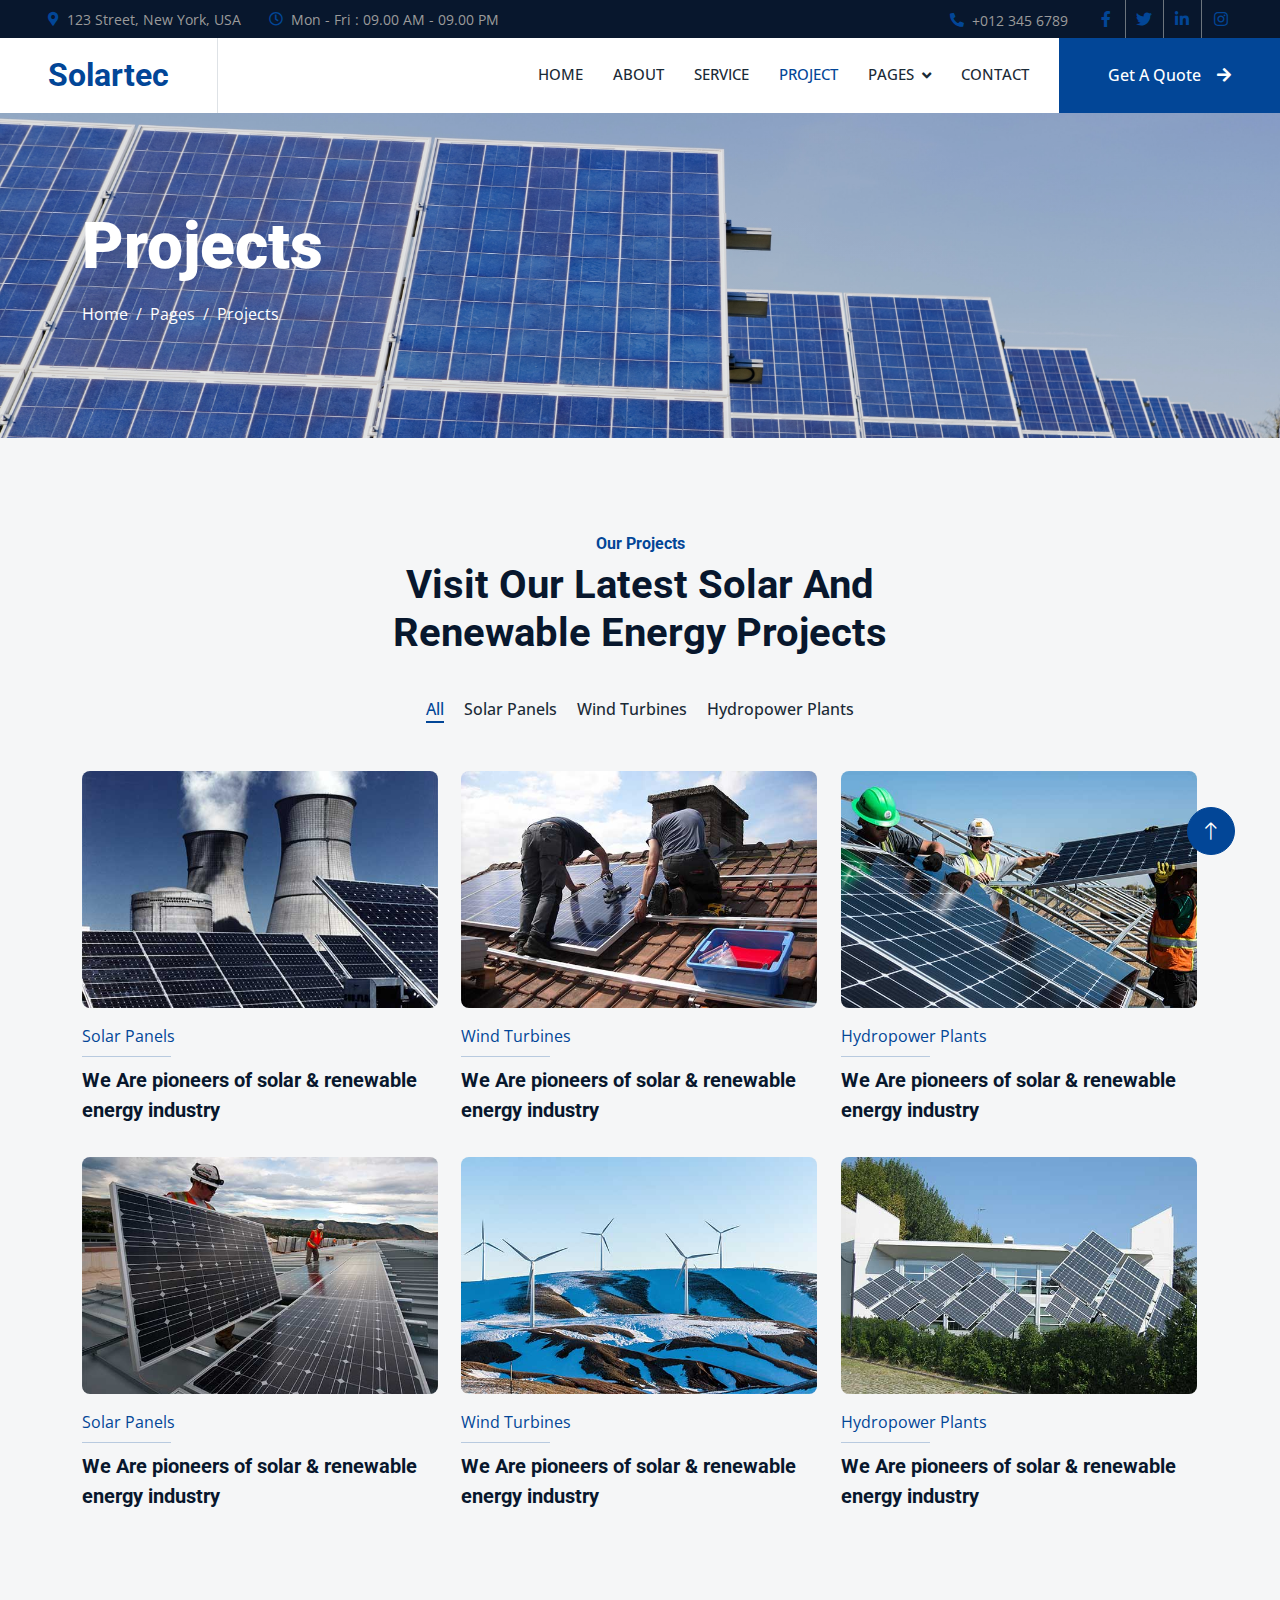
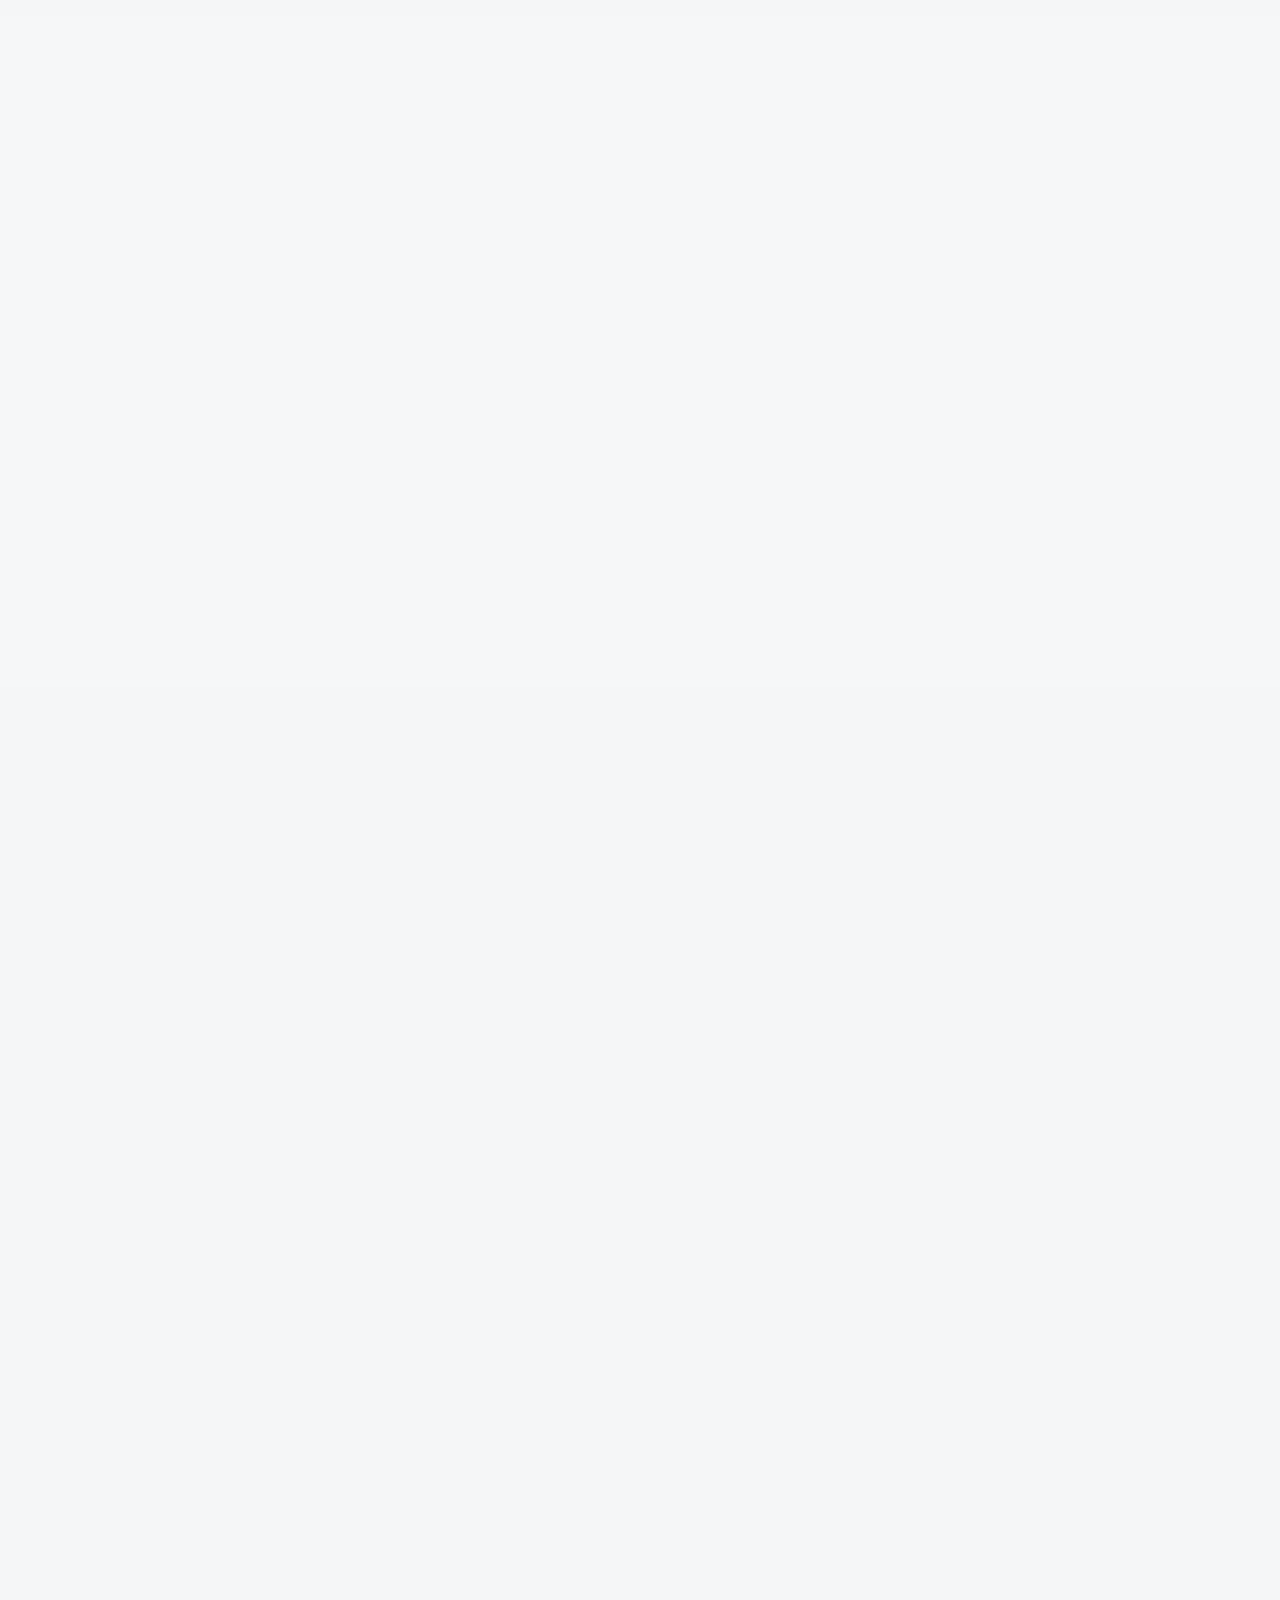
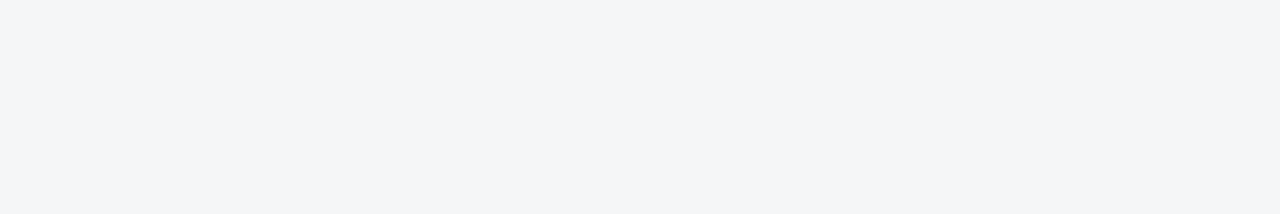
<file: project.html>
<!DOCTYPE html>
<html lang="en">

<head>
    <meta charset="utf-8">
    <title>Solartec - Renewable Energy Website Template</title>
    <meta content="width=device-width, initial-scale=1.0" name="viewport">
    <meta content="" name="keywords">
    <meta content="" name="description">

    <!-- Favicon -->
    <link href="img/favicon.ico" rel="icon">

    <!-- Google Web Fonts -->
    <link rel="preconnect" href="https://fonts.googleapis.com">
    <link rel="preconnect" href="https://fonts.gstatic.com" crossorigin>
    <link href="https://fonts.googleapis.com/css2?family=Open+Sans:wght@400;500&family=Roboto:wght@500;700;900&display=swap" rel="stylesheet"> 

    <!-- Icon Font Stylesheet -->
    <link href="https://cdnjs.cloudflare.com/ajax/libs/font-awesome/5.10.0/css/all.min.css" rel="stylesheet">
    <link href="https://cdn.jsdelivr.net/npm/bootstrap-icons@1.4.1/font/bootstrap-icons.css" rel="stylesheet">

    <!-- Libraries Stylesheet -->
    <link href="lib/animate/animate.min.css" rel="stylesheet">
    <link href="lib/owlcarousel/assets/owl.carousel.min.css" rel="stylesheet">
    <link href="lib/lightbox/css/lightbox.min.css" rel="stylesheet">

    <!-- Customized Bootstrap Stylesheet -->
    <link href="css/bootstrap.min.css" rel="stylesheet">

    <!-- Template Stylesheet -->
    <link href="css/style.css" rel="stylesheet">
</head>

<body>
    <!-- Spinner Start -->
    <div id="spinner" class="show bg-white position-fixed translate-middle w-100 vh-100 top-50 start-50 d-flex align-items-center justify-content-center">
        <div class="spinner-border text-primary" style="width: 3rem; height: 3rem;" role="status">
            <span class="sr-only">Loading...</span>
        </div>
    </div>
    <!-- Spinner End -->


    <!-- Topbar Start -->
    <div class="container-fluid bg-dark p-0">
        <div class="row gx-0 d-none d-lg-flex">
            <div class="col-lg-7 px-5 text-start">
                <div class="h-100 d-inline-flex align-items-center me-4">
                    <small class="fa fa-map-marker-alt text-primary me-2"></small>
                    <small>123 Street, New York, USA</small>
                </div>
                <div class="h-100 d-inline-flex align-items-center">
                    <small class="far fa-clock text-primary me-2"></small>
                    <small>Mon - Fri : 09.00 AM - 09.00 PM</small>
                </div>
            </div>
            <div class="col-lg-5 px-5 text-end">
                <div class="h-100 d-inline-flex align-items-center me-4">
                    <small class="fa fa-phone-alt text-primary me-2"></small>
                    <small>+012 345 6789</small>
                </div>
                <div class="h-100 d-inline-flex align-items-center mx-n2">
                    <a class="btn btn-square btn-link rounded-0 border-0 border-end border-secondary" href=""><i class="fab fa-facebook-f"></i></a>
                    <a class="btn btn-square btn-link rounded-0 border-0 border-end border-secondary" href=""><i class="fab fa-twitter"></i></a>
                    <a class="btn btn-square btn-link rounded-0 border-0 border-end border-secondary" href=""><i class="fab fa-linkedin-in"></i></a>
                    <a class="btn btn-square btn-link rounded-0" href=""><i class="fab fa-instagram"></i></a>
                </div>
            </div>
        </div>
    </div>
    <!-- Topbar End -->


    <!-- Navbar Start -->
    <nav class="navbar navbar-expand-lg bg-white navbar-light sticky-top p-0">
        <a href="index.html" class="navbar-brand d-flex align-items-center border-end px-4 px-lg-5">
            <h2 class="m-0 text-primary">Solartec</h2>
        </a>
        <button type="button" class="navbar-toggler me-4" data-bs-toggle="collapse" data-bs-target="#navbarCollapse">
            <span class="navbar-toggler-icon"></span>
        </button>
        <div class="collapse navbar-collapse" id="navbarCollapse">
            <div class="navbar-nav ms-auto p-4 p-lg-0">
                <a href="index.html" class="nav-item nav-link">Home</a>
                <a href="about.html" class="nav-item nav-link">About</a>
                <a href="service.html" class="nav-item nav-link">Service</a>
                <a href="project.html" class="nav-item nav-link active">Project</a>
                <div class="nav-item dropdown">
                    <a href="#" class="nav-link dropdown-toggle" data-bs-toggle="dropdown">Pages</a>
                    <div class="dropdown-menu bg-light m-0">
                        <a href="feature.html" class="dropdown-item">Feature</a>
                        <a href="quote.html" class="dropdown-item">Free Quote</a>
                        <a href="team.html" class="dropdown-item">Our Team</a>
                        <a href="testimonial.html" class="dropdown-item">Testimonial</a>
                        <a href="404.html" class="dropdown-item">404 Page</a>
                    </div>
                </div>
                <a href="contact.html" class="nav-item nav-link">Contact</a>
            </div>
            <a href="" class="btn btn-primary rounded-0 py-4 px-lg-5 d-none d-lg-block">Get A Quote<i class="fa fa-arrow-right ms-3"></i></a>
        </div>
    </nav>
    <!-- Navbar End -->


    <!-- Page Header Start -->
    <div class="container-fluid page-header py-5 mb-5">
        <div class="container py-5">
            <h1 class="display-3 text-white mb-3 animated slideInDown">Projects</h1>
            <nav aria-label="breadcrumb animated slideInDown">
                <ol class="breadcrumb">
                    <li class="breadcrumb-item"><a class="text-white" href="#">Home</a></li>
                    <li class="breadcrumb-item"><a class="text-white" href="#">Pages</a></li>
                    <li class="breadcrumb-item text-white active" aria-current="page">Projects</li>
                </ol>
            </nav>
        </div>
    </div>
    <!-- Page Header End -->


    <!-- Projects Start -->
    <div class="container-xxl py-5">
        <div class="container">
            <div class="text-center mx-auto mb-5 wow fadeInUp" data-wow-delay="0.1s" style="max-width: 600px;">
                <h6 class="text-primary">Our Projects</h6>
                <h1 class="mb-4">Visit Our Latest Solar And Renewable Energy Projects</h1>
            </div>
            <div class="row mt-n2 wow fadeInUp" data-wow-delay="0.3s">
                <div class="col-12 text-center">
                    <ul class="list-inline mb-5" id="portfolio-flters">
                        <li class="mx-2 active" data-filter="*">All</li>
                        <li class="mx-2" data-filter=".first">Solar Panels</li>
                        <li class="mx-2" data-filter=".second">Wind Turbines</li>
                        <li class="mx-2" data-filter=".third">Hydropower Plants</li>
                    </ul>
                </div>
            </div>
            <div class="row g-4 portfolio-container wow fadeInUp" data-wow-delay="0.5s">
                <div class="col-lg-4 col-md-6 portfolio-item first">
                    <div class="portfolio-img rounded overflow-hidden">
                        <img class="img-fluid" src="img/img-600x400-6.jpg" alt="">
                        <div class="portfolio-btn">
                            <a class="btn btn-lg-square btn-outline-light rounded-circle mx-1" href="img/img-600x400-6.jpg" data-lightbox="portfolio"><i class="fa fa-eye"></i></a>
                            <a class="btn btn-lg-square btn-outline-light rounded-circle mx-1" href=""><i class="fa fa-link"></i></a>
                        </div>
                    </div>
                    <div class="pt-3">
                        <p class="text-primary mb-0">Solar Panels</p>
                        <hr class="text-primary w-25 my-2">
                        <h5 class="lh-base">We Are pioneers of solar & renewable energy industry</h5>
                    </div>
                </div>
                <div class="col-lg-4 col-md-6 portfolio-item second">
                    <div class="portfolio-img rounded overflow-hidden">
                        <img class="img-fluid" src="img/img-600x400-5.jpg" alt="">
                        <div class="portfolio-btn">
                            <a class="btn btn-lg-square btn-outline-light rounded-circle mx-1" href="img/img-600x400-5.jpg" data-lightbox="portfolio"><i class="fa fa-eye"></i></a>
                            <a class="btn btn-lg-square btn-outline-light rounded-circle mx-1" href=""><i class="fa fa-link"></i></a>
                        </div>
                    </div>
                    <div class="pt-3">
                        <p class="text-primary mb-0">Wind Turbines</p>
                        <hr class="text-primary w-25 my-2">
                        <h5 class="lh-base">We Are pioneers of solar & renewable energy industry</h5>
                    </div>
                </div>
                <div class="col-lg-4 col-md-6 portfolio-item third">
                    <div class="portfolio-img rounded overflow-hidden">
                        <img class="img-fluid" src="img/img-600x400-4.jpg" alt="">
                        <div class="portfolio-btn">
                            <a class="btn btn-lg-square btn-outline-light rounded-circle mx-1" href="img/img-600x400-4.jpg" data-lightbox="portfolio"><i class="fa fa-eye"></i></a>
                            <a class="btn btn-lg-square btn-outline-light rounded-circle mx-1" href=""><i class="fa fa-link"></i></a>
                        </div>
                    </div>
                    <div class="pt-3">
                        <p class="text-primary mb-0">Hydropower Plants</p>
                        <hr class="text-primary w-25 my-2">
                        <h5 class="lh-base">We Are pioneers of solar & renewable energy industry</h5>
                    </div>
                </div>
                <div class="col-lg-4 col-md-6 portfolio-item first">
                    <div class="portfolio-img rounded overflow-hidden">
                        <img class="img-fluid" src="img/img-600x400-3.jpg" alt="">
                        <div class="portfolio-btn">
                            <a class="btn btn-lg-square btn-outline-light rounded-circle mx-1" href="img/img-600x400-3.jpg" data-lightbox="portfolio"><i class="fa fa-eye"></i></a>
                            <a class="btn btn-lg-square btn-outline-light rounded-circle mx-1" href=""><i class="fa fa-link"></i></a>
                        </div>
                    </div>
                    <div class="pt-3">
                        <p class="text-primary mb-0">Solar Panels</p>
                        <hr class="text-primary w-25 my-2">
                        <h5 class="lh-base">We Are pioneers of solar & renewable energy industry</h5>
                    </div>
                </div>
                <div class="col-lg-4 col-md-6 portfolio-item second">
                    <div class="portfolio-img rounded overflow-hidden">
                        <img class="img-fluid" src="img/img-600x400-2.jpg" alt="">
                        <div class="portfolio-btn">
                            <a class="btn btn-lg-square btn-outline-light rounded-circle mx-1" href="img/img-600x400-2.jpg" data-lightbox="portfolio"><i class="fa fa-eye"></i></a>
                            <a class="btn btn-lg-square btn-outline-light rounded-circle mx-1" href=""><i class="fa fa-link"></i></a>
                        </div>
                    </div>
                    <div class="pt-3">
                        <p class="text-primary mb-0">Wind Turbines</p>
                        <hr class="text-primary w-25 my-2">
                        <h5 class="lh-base">We Are pioneers of solar & renewable energy industry</h5>
                    </div>
                </div>
                <div class="col-lg-4 col-md-6 portfolio-item third">
                    <div class="portfolio-img rounded overflow-hidden">
                        <img class="img-fluid" src="img/img-600x400-1.jpg" alt="">
                        <div class="portfolio-btn">
                            <a class="btn btn-lg-square btn-outline-light rounded-circle mx-1" href="img/img-600x400-1.jpg" data-lightbox="portfolio"><i class="fa fa-eye"></i></a>
                            <a class="btn btn-lg-square btn-outline-light rounded-circle mx-1" href=""><i class="fa fa-link"></i></a>
                        </div>
                    </div>
                    <div class="pt-3">
                        <p class="text-primary mb-0">Hydropower Plants</p>
                        <hr class="text-primary w-25 my-2">
                        <h5 class="lh-base">We Are pioneers of solar & renewable energy industry</h5>
                    </div>
                </div>
            </div>
        </div>
    </div>
    <!-- Projects End -->


    <!-- Quote Start -->
    <div class="container-fluid bg-light overflow-hidden my-5 px-lg-0">
        <div class="container quote px-lg-0">
            <div class="row g-0 mx-lg-0">
                <div class="col-lg-6 ps-lg-0 wow fadeIn" data-wow-delay="0.1s" style="min-height: 400px;">
                    <div class="position-relative h-100">
                        <img class="position-absolute img-fluid w-100 h-100" src="img/quote.jpg" style="object-fit: cover;" alt="">
                    </div>
                </div>
                <div class="col-lg-6 quote-text py-5 wow fadeIn" data-wow-delay="0.5s">
                    <div class="p-lg-5 pe-lg-0">
                        <h6 class="text-primary">Free Quote</h6>
                        <h1 class="mb-4">Get A Free Quote</h1>
                        <p class="mb-4 pb-2">Tempor erat elitr rebum at clita. Diam dolor diam ipsum sit. Aliqu diam amet diam et eos. Clita erat ipsum et lorem et sit, sed stet lorem sit clita duo justo erat amet</p>
                        <form>
                            <div class="row g-3">
                                <div class="col-12 col-sm-6">
                                    <input type="text" class="form-control border-0" placeholder="Your Name" style="height: 55px;">
                                </div>
                                <div class="col-12 col-sm-6">
                                    <input type="email" class="form-control border-0" placeholder="Your Email" style="height: 55px;">
                                </div>
                                <div class="col-12 col-sm-6">
                                    <input type="text" class="form-control border-0" placeholder="Your Mobile" style="height: 55px;">
                                </div>
                                <div class="col-12 col-sm-6">
                                    <select class="form-select border-0" style="height: 55px;">
                                        <option selected>Select A Service</option>
                                        <option value="1">Service 1</option>
                                        <option value="2">Service 2</option>
                                        <option value="3">Service 3</option>
                                    </select>
                                </div>
                                <div class="col-12">
                                    <textarea class="form-control border-0" placeholder="Special Note"></textarea>
                                </div>
                                <div class="col-12">
                                    <button class="btn btn-primary rounded-pill py-3 px-5" type="submit">Submit</button>
                                </div>
                            </div>
                        </form>
                    </div>
                </div>
            </div>
        </div>
    </div>
    <!-- Quote End -->


    <!-- Testimonial Start -->
    <div class="container-xxl py-5">
        <div class="container">
            <div class="text-center mx-auto mb-5 wow fadeInUp" data-wow-delay="0.1s" style="max-width: 600px;">
                <h6 class="text-primary">Testimonial</h6>
                <h1 class="mb-4">What Our Clients Say!</h1>
            </div>
            <div class="owl-carousel testimonial-carousel wow fadeInUp" data-wow-delay="0.1s">
                <div class="testimonial-item text-center">
                    <div class="testimonial-img position-relative">
                        <img class="img-fluid rounded-circle mx-auto mb-5" src="img/testimonial-1.jpg">
                        <div class="btn-square bg-primary rounded-circle">
                            <i class="fa fa-quote-left text-white"></i>
                        </div>
                    </div>
                    <div class="testimonial-text text-center rounded p-4">
                        <p>Clita clita tempor justo dolor ipsum amet kasd amet duo justo duo duo labore sed sed. Magna ut diam sit et amet stet eos sed clita erat magna elitr erat sit sit erat at rebum justo sea clita.</p>
                        <h5 class="mb-1">Client Name</h5>
                        <span class="fst-italic">Profession</span>
                    </div>
                </div>
                <div class="testimonial-item text-center">
                    <div class="testimonial-img position-relative">
                        <img class="img-fluid rounded-circle mx-auto mb-5" src="img/testimonial-2.jpg">
                        <div class="btn-square bg-primary rounded-circle">
                            <i class="fa fa-quote-left text-white"></i>
                        </div>
                    </div>
                    <div class="testimonial-text text-center rounded p-4">
                        <p>Clita clita tempor justo dolor ipsum amet kasd amet duo justo duo duo labore sed sed. Magna ut diam sit et amet stet eos sed clita erat magna elitr erat sit sit erat at rebum justo sea clita.</p>
                        <h5 class="mb-1">Client Name</h5>
                        <span class="fst-italic">Profession</span>
                    </div>
                </div>
                <div class="testimonial-item text-center">
                    <div class="testimonial-img position-relative">
                        <img class="img-fluid rounded-circle mx-auto mb-5" src="img/testimonial-3.jpg">
                        <div class="btn-square bg-primary rounded-circle">
                            <i class="fa fa-quote-left text-white"></i>
                        </div>
                    </div>
                    <div class="testimonial-text text-center rounded p-4">
                        <p>Clita clita tempor justo dolor ipsum amet kasd amet duo justo duo duo labore sed sed. Magna ut diam sit et amet stet eos sed clita erat magna elitr erat sit sit erat at rebum justo sea clita.</p>
                        <h5 class="mb-1">Client Name</h5>
                        <span class="fst-italic">Profession</span>
                    </div>
                </div>
            </div>
        </div>
    </div>
    <!-- Testimonial End -->
        

    <!-- Footer Start -->
    <div class="container-fluid bg-dark text-body footer mt-5 pt-5 wow fadeIn" data-wow-delay="0.1s">
        <div class="container py-5">
            <div class="row g-5">
                <div class="col-lg-3 col-md-6">
                    <h5 class="text-white mb-4">Address</h5>
                    <p class="mb-2"><i class="fa fa-map-marker-alt me-3"></i>123 Street, New York, USA</p>
                    <p class="mb-2"><i class="fa fa-phone-alt me-3"></i>+012 345 67890</p>
                    <p class="mb-2"><i class="fa fa-envelope me-3"></i>info@example.com</p>
                    <div class="d-flex pt-2">
                        <a class="btn btn-square btn-outline-light btn-social" href=""><i class="fab fa-twitter"></i></a>
                        <a class="btn btn-square btn-outline-light btn-social" href=""><i class="fab fa-facebook-f"></i></a>
                        <a class="btn btn-square btn-outline-light btn-social" href=""><i class="fab fa-youtube"></i></a>
                        <a class="btn btn-square btn-outline-light btn-social" href=""><i class="fab fa-linkedin-in"></i></a>
                    </div>
                </div>
                <div class="col-lg-3 col-md-6">
                    <h5 class="text-white mb-4">Quick Links</h5>
                    <a class="btn btn-link" href="">About Us</a>
                    <a class="btn btn-link" href="">Contact Us</a>
                    <a class="btn btn-link" href="">Our Services</a>
                    <a class="btn btn-link" href="">Terms & Condition</a>
                    <a class="btn btn-link" href="">Support</a>
                </div>
                <div class="col-lg-3 col-md-6">
                    <h5 class="text-white mb-4">Project Gallery</h5>
                    <div class="row g-2">
                        <div class="col-4">
                            <img class="img-fluid rounded" src="img/gallery-1.jpg" alt="">
                        </div>
                        <div class="col-4">
                            <img class="img-fluid rounded" src="img/gallery-2.jpg" alt="">
                        </div>
                        <div class="col-4">
                            <img class="img-fluid rounded" src="img/gallery-3.jpg" alt="">
                        </div>
                        <div class="col-4">
                            <img class="img-fluid rounded" src="img/gallery-4.jpg" alt="">
                        </div>
                        <div class="col-4">
                            <img class="img-fluid rounded" src="img/gallery-5.jpg" alt="">
                        </div>
                        <div class="col-4">
                            <img class="img-fluid rounded" src="img/gallery-6.jpg" alt="">
                        </div>
                    </div>
                </div>
                <div class="col-lg-3 col-md-6">
                    <h5 class="text-white mb-4">Newsletter</h5>
                    <p>Dolor amet sit justo amet elitr clita ipsum elitr est.</p>
                    <div class="position-relative mx-auto" style="max-width: 400px;">
                        <input class="form-control border-0 w-100 py-3 ps-4 pe-5" type="text" placeholder="Your email">
                        <button type="button" class="btn btn-primary py-2 position-absolute top-0 end-0 mt-2 me-2">SignUp</button>
                    </div>
                </div>
            </div>
        </div>
        <div class="container">
            <div class="copyright">
                <div class="row">
                    <div class="col-md-6 text-center text-md-start mb-3 mb-md-0">
                        &copy; <a href="#">Your Site Name</a>, All Right Reserved.
                    </div>
                    <div class="col-md-6 text-center text-md-end">
                        <!--/*** This template is free as long as you keep the footer author’s credit link/attribution link/backlink. If you'd like to use the template without the footer author’s credit link/attribution link/backlink, you can purchase the Credit Removal License from "https://htmlcodex.com/credit-removal". Thank you for your support. ***/-->
                        Designed By <a href="https://htmlcodex.com">HTML Codex</a>
                        <br>Distributed By: <a href="https://themewagon.com" target="_blank">ThemeWagon</a>
                    </div>
                </div>
            </div>
        </div>
    </div>
    <!-- Footer End -->


    <!-- Back to Top -->
    <a href="#" class="btn btn-lg btn-primary btn-lg-square rounded-circle back-to-top"><i class="bi bi-arrow-up"></i></a>


    <!-- JavaScript Libraries -->
    <script src="https://code.jquery.com/jquery-3.4.1.min.js"></script>
    <script src="https://cdn.jsdelivr.net/npm/bootstrap@5.0.0/dist/js/bootstrap.bundle.min.js"></script>
    <script src="lib/wow/wow.min.js"></script>
    <script src="lib/easing/easing.min.js"></script>
    <script src="lib/waypoints/waypoints.min.js"></script>
    <script src="lib/counterup/counterup.min.js"></script>
    <script src="lib/owlcarousel/owl.carousel.min.js"></script>
    <script src="lib/isotope/isotope.pkgd.min.js"></script>
    <script src="lib/lightbox/js/lightbox.min.js"></script>

    <!-- Template Javascript -->
    <script src="js/main.js"></script>
</body>

</html>
</file>
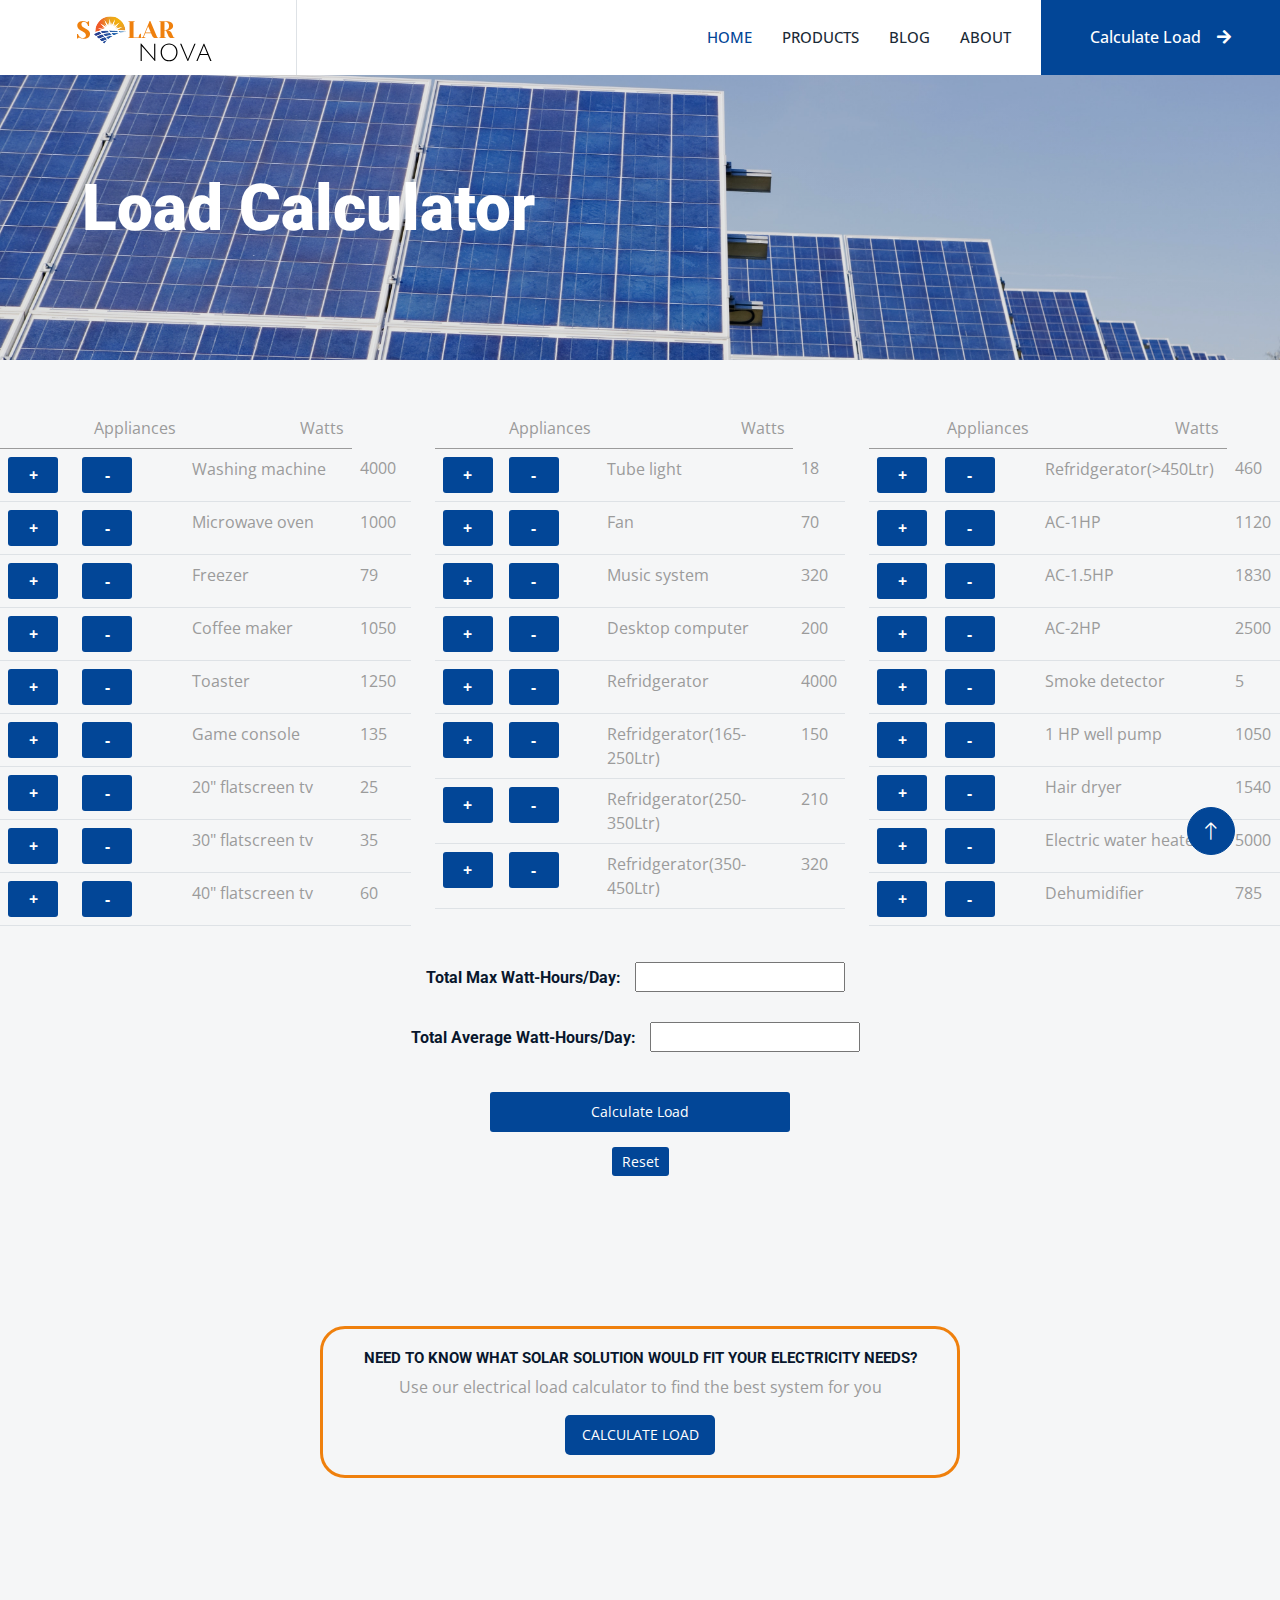
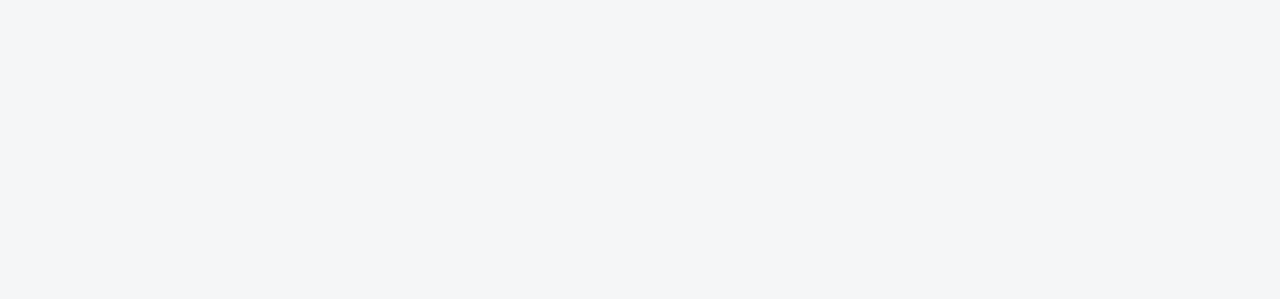
<file: quote.html>
<!DOCTYPE html>
<html lang="en">

<head>
    <meta charset="utf-8">
    <title>SOLARNOVA - Renewable Energy For All</title>
    <meta content="width=device-width, initial-scale=1.0" name="viewport">
    <meta content="" name="keywords">
    <meta content="" name="description">

    <!-- Favicon -->
    <link href="./img/favicon (Logo).png" rel="icon">

    <!-- Google Web Fonts -->
    <link rel="preconnect" href="https://fonts.googleapis.com">
    <link rel="preconnect" href="https://fonts.gstatic.com" crossorigin>
    <link href="https://fonts.googleapis.com/css2?family=Open+Sans:wght@400;500&family=Roboto:wght@500;700;900&display=swap" rel="stylesheet"> 

    <!-- Icon Font Stylesheet -->
    <link href="https://cdnjs.cloudflare.com/ajax/libs/font-awesome/5.10.0/css/all.min.css" rel="stylesheet">
    <link href="https://cdn.jsdelivr.net/npm/bootstrap-icons@1.4.1/font/bootstrap-icons.css" rel="stylesheet">

    <!-- Libraries Stylesheet -->
    <link href="lib/animate/animate.min.css" rel="stylesheet">
    <link href="lib/owlcarousel/assets/owl.carousel.min.css" rel="stylesheet">
    <link href="lib/lightbox/css/lightbox.min.css" rel="stylesheet">

    <!-- Customized Bootstrap Stylesheet -->
    <link href="css/bootstrap.min.css" rel="stylesheet">

    <!-- Template Stylesheet -->
    <link href="css/style.css" rel="stylesheet">
    <style>

        /* calculator styling starts */
        body{
            margin: 0;
            padding: 0;
            overflow-x: hidden;
            box-sizing: border-box;
        }

        /* #calc_table{ 
            border: none;
            padding: 20px 80px;
        } */
        .calc_btn{
            background-color: #024697;
            border: none;
            height: 36px;
            width: 50px;
            font-weight: bold;
            border-radius: 3px;
            cursor: pointer;
            color: #fff;
        }

        .calc_btn:hover{
           background-color: #02254e;
        }

        .calc_btn:active{
            opacity: 0.7;
        }

        
        .calculate_btn{
           text-align: center; 
        }
        .call_btn{
            height: 40px;
            width: 300px;
            background-color: #024697;
            color: #fff;
            border: none;
            border-radius: 3px;
            font-size: 14px;
            cursor: pointer;
            transition: background-color 0.2s;
            margin-top: 20px; 
            margin-bottom: 15px; 
        }
        .call_btn:hover{
        background-color: #02254e;
         }

         .call_btn:active{
            opacity: 0.7;
         }
         
        .app {
            text-align: right;
           
        }

        .wattage{
            padding: 2px;
           
        }
        thead{
            text-align: end;
            margin-left: 50px;
            padding: 20px;
        }

        .total_load{
            text-align: center;
            margin: 10px;
        }
         
        .reset{
            background-color: #024697;
            border: none;
            border-radius: 3px;
            padding: 4px 10px;
           color: #fff;
           font-size: 14px;
        }

        .reset_btn{
            text-align: center;
            margin-bottom: 150px;
        }

        .reset:hover{
        background-color: #02254e;
         }

         .reset:active{
            opacity: 0.7;
         }

         /* calculator styling ends */
         

        
           
         
        /* footer cta styling starts */
         .calc_calc h4{
             text-transform: uppercase;
             font-size: 15px;  

         }

         .calc_calc{
              padding:10px 5px;
          }

         .container_calc{
             position: relative;
            border: 3px solid #ef800d;
             border-radius: 25px;
            padding: 10px 0;
            margin: 20px auto;   
            width: 50vw;
            align-self: center;
            z-index: 2;
             margin-bottom: -130px;
            text-align: center;
            background-color: #f5f6f7;
            
         }

         
        .plan_btn{
            height: 40px;
            width: 150px;
            background-color: #024697;
            color: #fff; 
            border: none;
            border-radius: 5px;
            font-size: 14px;
            cursor: pointer;
            transition: background-color 0.2s;
            
              
        }
        .plan_btn:hover{
        background-color: #02254e;
         }

         .plan_btn:active{
            opacity: 0.7;
         }

         /* footer cta styling ends */

         
    </style>
    
</head>

<body>
    <!-- Spinner Start -->
    <div id="spinner" class="show bg-white position-fixed translate-middle w-100 vh-100 top-50 start-50 d-flex align-items-center justify-content-center">
        <div class="spinner-border text-primary" style="width: 3rem; height: 3rem;" role="status">
            <span class="sr-only">Loading...</span>
        </div>
    </div>
    <!-- Spinner End -->


    
    <!-- Navbar Start -->
    <nav class="navbar navbar-expand-lg bg-white navbar-light sticky-top p-0">
        <a href="index.html" class="navbar-brand d-flex align-items-center border-end px-4 px-lg-5">
           <img class="logo" src="./img/SOLARNOVA (1).svg" alt="logo" width="200px"  > 
        </a>
        <button type="button" class="navbar-toggler me-4" data-bs-toggle="collapse" data-bs-target="#navbarCollapse">
            <span class="navbar-toggler-icon"></span>
        </button>
        <div class="collapse navbar-collapse" id="navbarCollapse">
            <div class="navbar-nav ms-auto p-4 p-lg-0">
                <a href="index.html" class="nav-item nav-link active">Home</a>
                <a href="products.html" class="nav-item nav-link">Products</a>
                <a href="blog.html" class="nav-item nav-link">Blog</a>
                <a href="about.html" class="nav-item nav-link">About</a>
              </div>
            <a href="quote.html" class="btn btn-primary rounded-0 py-4 px-lg-5 d-none d-lg-block">Calculate Load<i class="fa fa-arrow-right ms-3"></i></a>
        </div>
    </nav>
    <!-- Navbar End -->


    <!-- Page Header Start -->
    <div class="container-fluid page-header py-5 mb-5">
        <div class="container py-5">
            <h1 class="display-3 text-white mb-3 animated slideInDown">Load Calculator</h1>
            
        </div>
    </div>
    <!-- Page Header End -->

    

    <!-- Load calculator Start -->
    <div class="row g-4" id="calc_table">
        <div class="col-lg-4 col-md-6">
            <table class="table">
                <thead>
                    <tr>
                        <td></td>
                        <td class="app" >Appliances</td>
                         <td class="wattage">Watts</td>
                    </tr>
                </thead>
                <tbody>
                  <tr>
                        <td>
                            <button class="calc_btn">+</button>
                        </td><td>
                            <button class="calc_btn">-</button>
                        </td>
                        <td class="appliance">Washing machine</td>
                        <td class="watt">4000</td>
                    </tr>
                    <tr>
                        <td>
                            <button class="calc_btn">+</button>
                        </td><td>
                            <button class="calc_btn">-</button>
                        </td>
                        <td class="appliance">Microwave oven</td>
                        <td class="watt">1000</td>
                    </tr>
                   <tr>
                        <td>
                            <button class="calc_btn">+</button>
                        </td><td>
                            <button class="calc_btn">-</button>
                        </td>
                        <td class="appliance">Freezer</td>
                        <td class="watt">79</td>
                    </tr>
                   <tr>
                        <td>
                            <button class="calc_btn">+</button>
                        </td><td>
                            <button class="calc_btn">-</button>
                        </td>
                        <td class="appliance">Coffee maker</td>
                        <td class="watt">1050</td>
                    </tr>
                   <tr>
                        <td>
                            <button class="calc_btn">+</button>
                        </td><td>
                            <button class="calc_btn">-</button>
                        </td>
                        <td class="appliance">Toaster</td>
                        <td class="watt">1250</td>
                    </tr>
                   <tr>
                        <td>
                            <button class="calc_btn">+</button>
                        </td><td>
                            <button class="calc_btn">-</button>
                        </td>
                        <td class="appliance">Game console</td>
                        <td class="watt">135</td>
                    </tr>
                   <tr>
                        <td>
                            <button class="calc_btn">+</button>
                        </td><td>
                            <button class="calc_btn">-</button>
                        </td>
                        <td class="appliance">20" flatscreen tv</td>
                        <td class="watt">25</td>
                    </tr>
                   <tr>
                        <td>
                            <button class="calc_btn">+</button>
                        </td><td>
                            <button class="calc_btn">-</button>
                        </td>
                        <td class="appliance">30" flatscreen tv</td>
                        <td class="watt">35</td>
                    </tr>
                   <tr>
                        <td>
                            <button class="calc_btn">+</button>
                        </td><td>
                            <button class="calc_btn">-</button>
                        </td>
                        <td class="appliance">40" flatscreen tv</td>
                        <td class="watt">60</td>
                    </tr>
                </tbody>
            </table>
        </div>
        <div class="col-lg-4 col-md-6">
            <table class="table">
                <thead>
                    <tr>
                        <td></td>
                        <td class="app">Appliances</td>
                         <td class="wattage">Watts</td>
                    </tr>
                </thead>
                <tbody>
                    <tr>
                        <td>
                            <button class="calc_btn">+</button>
                        </td><td>
                            <button class="calc_btn">-</button>
                        </td>
                        <td class="appliance">Tube light</td>
                    
                        <td class="watt">18</td>
                    </tr>
                   <tr>
                        <td>
                            <button class="calc_btn">+</button>
                        </td><td>
                            <button class="calc_btn">-</button>
                        </td>
                        <td class="appliance">Fan</td>
                        <td class="watt">70</td>
                    </tr>
                   <tr>
                        <td>
                            <button class="calc_btn">+</button>
                        </td><td>
                            <button class="calc_btn">-</button>
                        </td>
                        <td class="appliance">Music system</td>
                        <td class="watt">320</td>
                    </tr>
                   <tr>
                        <td>
                            <button class="calc_btn">+</button>
                        </td><td>
                            <button class="calc_btn">-</button>
                        </td>
                        <td class="appliance">Desktop computer</td>
                        <td class="watt">200</td>
                    </tr>
                   
                   <tr>
                        <td>
                            <button class="calc_btn">+</button>
                        </td><td>
                            <button class="calc_btn">-</button>
                        </td>
                        <td class="appliance">Refridgerator</td>
                        <td class="watt">4000</td>
                    </tr>
                   <tr>
                        <td>
                            <button class="calc_btn">+</button>
                        </td><td>
                            <button class="calc_btn">-</button>
                        </td>
                       <td class="appliance">Refridgerator(165-250Ltr)</td>
                        <td class="watt">150</td>
                    </tr>
                   <tr>
                        <td>
                            <button class="calc_btn">+</button>
                        </td><td>
                            <button class="calc_btn">-</button>
                        </td>
                       <td class="appliance">Refridgerator(250-350Ltr)</td>
                        <td class="watt">210</td>
                    </tr>
                   <tr>
                        <td>
                            <button class="calc_btn">+</button>
                        </td><td>
                            <button class="calc_btn">-</button>
                        </td>
                       <td class="appliance">Refridgerator(350-450Ltr)</td>
                        <td class="watt">320</td>
                    </tr>
                    
                </tbody>
            </table>
        </div>
        <div class="col-lg-4 col-md-6">
            <table class="table">
                <thead>
                    <tr>
                        <td></td>
                        <td class="app">Appliances</td>
                         <td class="wattage">Watts</td>
                    </tr>
                </thead>
                <tbody>
                    <tr>
                        <td>
                            <button class="calc_btn">+</button>
                        </td><td>
                            <button class="calc_btn">-</button>
                        </td>
                        <td class="appliance">Refridgerator(>450Ltr)</td>
                        <td class="watt">460</td>
                    </tr>
                   <tr>
                        <td>
                            <button class="calc_btn">+</button>
                        </td><td>
                            <button class="calc_btn">-</button>
                        </td>
                        <td class="appliance">AC-1HP</td>
                        <td class="watt">1120</td>
                    </tr>
                   <tr>
                        <td>
                            <button class="calc_btn">+</button>
                        </td><td>
                            <button class="calc_btn">-</button>
                        </td>
                         <td class="appliance">AC-1.5HP</td>
                        <td class="watt">1830</td>
                    </tr>
                   <tr>
                        <td>
                            <button class="calc_btn">+</button>
                        </td><td>
                            <button class="calc_btn">-</button>
                        </td>
                         <td class="appliance">AC-2HP</td>
                        <td class="watt">2500</td>
                    </tr>
                   <tr>
                        <td>
                            <button class="calc_btn">+</button>
                        </td><td>
                            <button class="calc_btn">-</button>
                        </td>
                        <td class="appliance">Smoke detector</td>
                        <td class="watt">5</td>
                    </tr>
                   <tr>
                        <td>
                            <button class="calc_btn">+</button>
                        </td><td>
                            <button class="calc_btn">-</button>
                        </td>
                        <td class="appliance">1 HP well pump</td>
                        <td class="watt">1050</td>
                    </tr>
                   <tr>
                        <td>
                            <button class="calc_btn">+</button>
                        </td><td>
                            <button class="calc_btn">-</button>
                        </td>
                        <td class="appliance">Hair dryer</td>
                        <td class="watt">1540</td>
                    </tr>
                   <tr>
                        <td>
                            <button class="calc_btn">+</button>
                        </td><td>
                            <button class="calc_btn">-</button>
                        </td>
                        <td class="appliance">Electric water heater</td>
                        <td class="watt">5000</td>
                    </tr>
                   <tr>
                        <td>
                            <button class="calc_btn">+</button>
                        </td><td>
                            <button class="calc_btn">-</button>
                        </td>
                        <td class="appliance">Dehumidifier</td>
                        <td class="watt">785</td>
                    </tr>
                </tbody>
            </table>
        </div>
    </div>

   <div class="total_load">
       <label for=""><h6>Total Max Watt-Hours/Day:</h6></label>
        <input type="text" readonly class="total_load">
   </div>
   <div class="total_load">
    <label for=""><h6>Total Average Watt-Hours/Day:</h6></label>
     <input type="text" readonly class="total_load">
</div>
    <div class="calculate_btn">
        <button class="call_btn">
            Calculate Load
        </button>
    </div>

    <div class="reset_btn">
        <button class="reset">
            Reset
        </button>
    </div>

    

        
       
        
    
   
    
    <!-- Load calculator End -->
        

    <!-- Footer Start -->
        <div class="container_calc">
            <div class="calc_calc">
                <h4>Need to know what solar solution would fit your electricity needs? </h4>
                <p>Use our electrical load calculator to find the best system for you</p>
                <a href="quote.html">
                    <button class="plan_btn">CALCULATE LOAD</button>
                </a>
            </div>
        </div>


    <div class="container-fluid bg-dark text-body footer mt-5 pt-5 wow fadeIn" data-wow-delay="0.1s">
        <div class="container py-5" style="margin-top: 50px;">
            <div class="row g-5">
                <div class="col-lg-3 col-md-6">
                    <h5 class="text-white mb-4">Address</h5>
                    <p class="mb-2" style="color: #ef800d;"><i class="fa fa-map-marker-alt me-3" style="color: #ef800d;"></i>123 Sahara Desert, Africa</p>
                    <p class="mb-2" style="color: #ef800d;"><i class="fa fa-phone-alt me-3" style="color: #ef800d;"></i>+012 345 67890</p>
                    <p class="mb-2" style="color: #ef800d;"><i class="fa fa-envelope me-3" style="color: #ef800d;"></i>solarnova@wt.com</p>
                    <div class="d-flex pt-2">
                        <a class="btn btn-square btn-outline-light btn-social" href=""><i class="fab fa-twitter" style="color: #ef800d;"></i></a>
                        <a class="btn btn-square btn-outline-light btn-social" href="" style="color: #ef800d;"><i class="fab fa-facebook-f"></i></a>
                        <a class="btn btn-square btn-outline-light btn-social" href="" style="color: #ef800d;"><i class="fab fa-youtube"></i></a>
                        <a class="btn btn-square btn-outline-light btn-social" href="" style="color: #ef800d;"><i class="fab fa-linkedin-in"></i></a>
                    </div>
                </div>
                <div class="col-lg-3 col-md-6">
                    <h5 class="text-white mb-4">Quick Links</h5>
                    <a class="btn btn-link" href="index.html" >Home</a>
                    <a class="btn btn-link" href="about.html" >About Us</a>
                    <a class="btn btn-link" href="#">Contact Us</a>
                    <a class="btn btn-link" href="products.html">Our Products</a>
                    <a class="btn btn-link" href="quote.html">Calculate Load</a>
                    <a class="btn btn-link" href="blog.html">Blog</a>
                </div>
                <div class="col-lg-3 col-md-6">
                    <h5 class="text-white mb-4">Product Gallery</h5>
                    <div class="row g-2">
                        <div class="col-4">
                            <img class="img-fluid rounded" src="./img/500-liter-ETC-solar-water-heater.jpg" alt="" width="100px">
                        </div>
                        <div class="col-4">
                            <img class="img-fluid rounded" src="./img/img-4.jpg" width="120px" alt="">
                        </div>
                        <div class="col-4">
                            <img class="img-fluid rounded" src="img/water irrigation 1.jpg" width="100px" alt="">
                        </div>
                        <div class="col-4">
                            <img class="img-fluid rounded" src="img/gallery-4.jpg" alt="">
                        </div>
                        <div class="col-4">
                            <img class="img-fluid rounded" src="img/img-9.jpg" alt="" width="120px">
                        </div>
                        <div class="col-4">
                            <img class="img-fluid rounded" src="img/img-13.jpeg" alt="" width="100px">
                        </div>
                    </div>
                </div>
                <div class="col-lg-3 col-md-6">
                    <h5 class="text-white mb-4">Newsletter</h5>
                    <p style="color: #ef800d;">Sign up for updates about solar energy.</p>
                    <div class="position-relative mx-auto" style="max-width: 400px;">
                        <input class="form-control border-0 w-100 py-3 ps-4 pe-5" type="text" placeholder="Your email">
                        <button type="button" class="btn btn-primary py-2 position-absolute top-0 end-0 mt-2 me-2">SignUp</button>
                    </div>
                </div>
            </div>
        </div>
        <div class="container">
            <div class="copyright">
                <div class="row">
                    <div class="col-md-6 text-center text-md-start mb-3 mb-md-0" style="margin-left: 35%;">
                        &copy; <a href="#">2022 Technocrats</a> | All Right Reserved.
                    </div>
                    <div class="col-md-6 text-center text-md-end">
                        <!--/*** This template is free as long as you keep the footer author’s credit link/attribution link/backlink. If you'd like to use the template without the footer author’s credit link/attribution link/backlink, you can purchase the Credit Removal License from "https://htmlcodex.com/credit-removal". Thank you for your support. ***/-->
                        <!-- Designed By <a href="https://htmlcodex.com">HTML Codex</a>
                        <br>Distributed By: <a href="https://themewagon.com" target="_blank">ThemeWagon</a> -->
                    </div>
                </div>
            </div>
        </div>
        
    </div>
    <!-- Footer End -->


    <!-- Back to Top -->
    <a href="#" class="btn btn-lg btn-primary btn-lg-square rounded-circle back-to-top"><i class="bi bi-arrow-up"></i></a>


    <!-- JavaScript Libraries -->
    <script src="https://code.jquery.com/jquery-3.4.1.min.js"></script>
    <script src="https://cdn.jsdelivr.net/npm/bootstrap@5.0.0/dist/js/bootstrap.bundle.min.js"></script>
    <script src="lib/wow/wow.min.js"></script>
    <script src="lib/easing/easing.min.js"></script>
    <script src="lib/waypoints/waypoints.min.js"></script>
    <script src="lib/counterup/counterup.min.js"></script>
    <script src="lib/owlcarousel/owl.carousel.min.js"></script>
    <script src="lib/isotope/isotope.pkgd.min.js"></script>
    <script src="lib/lightbox/js/lightbox.min.js"></script>

    <!-- Template Javascript -->
    <script src="js/main.js"></script>
</body>

</html>
</file>
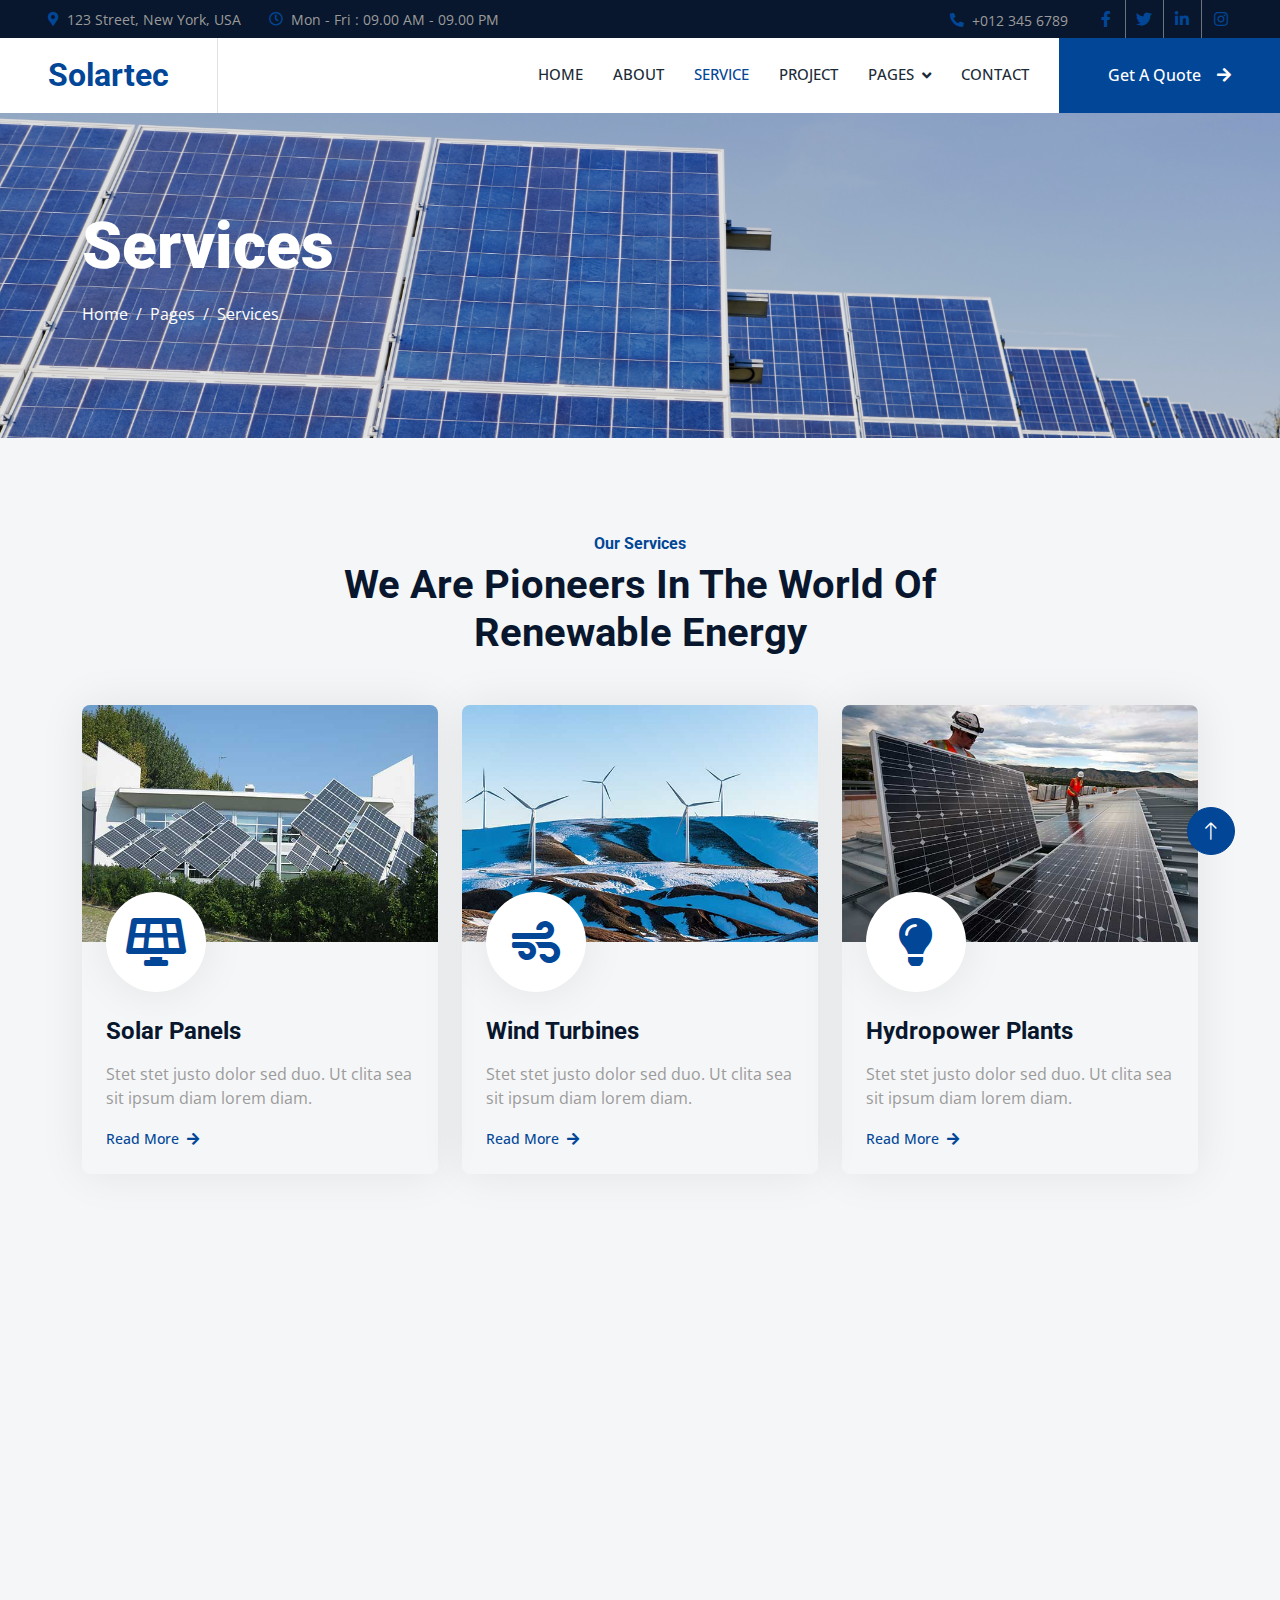
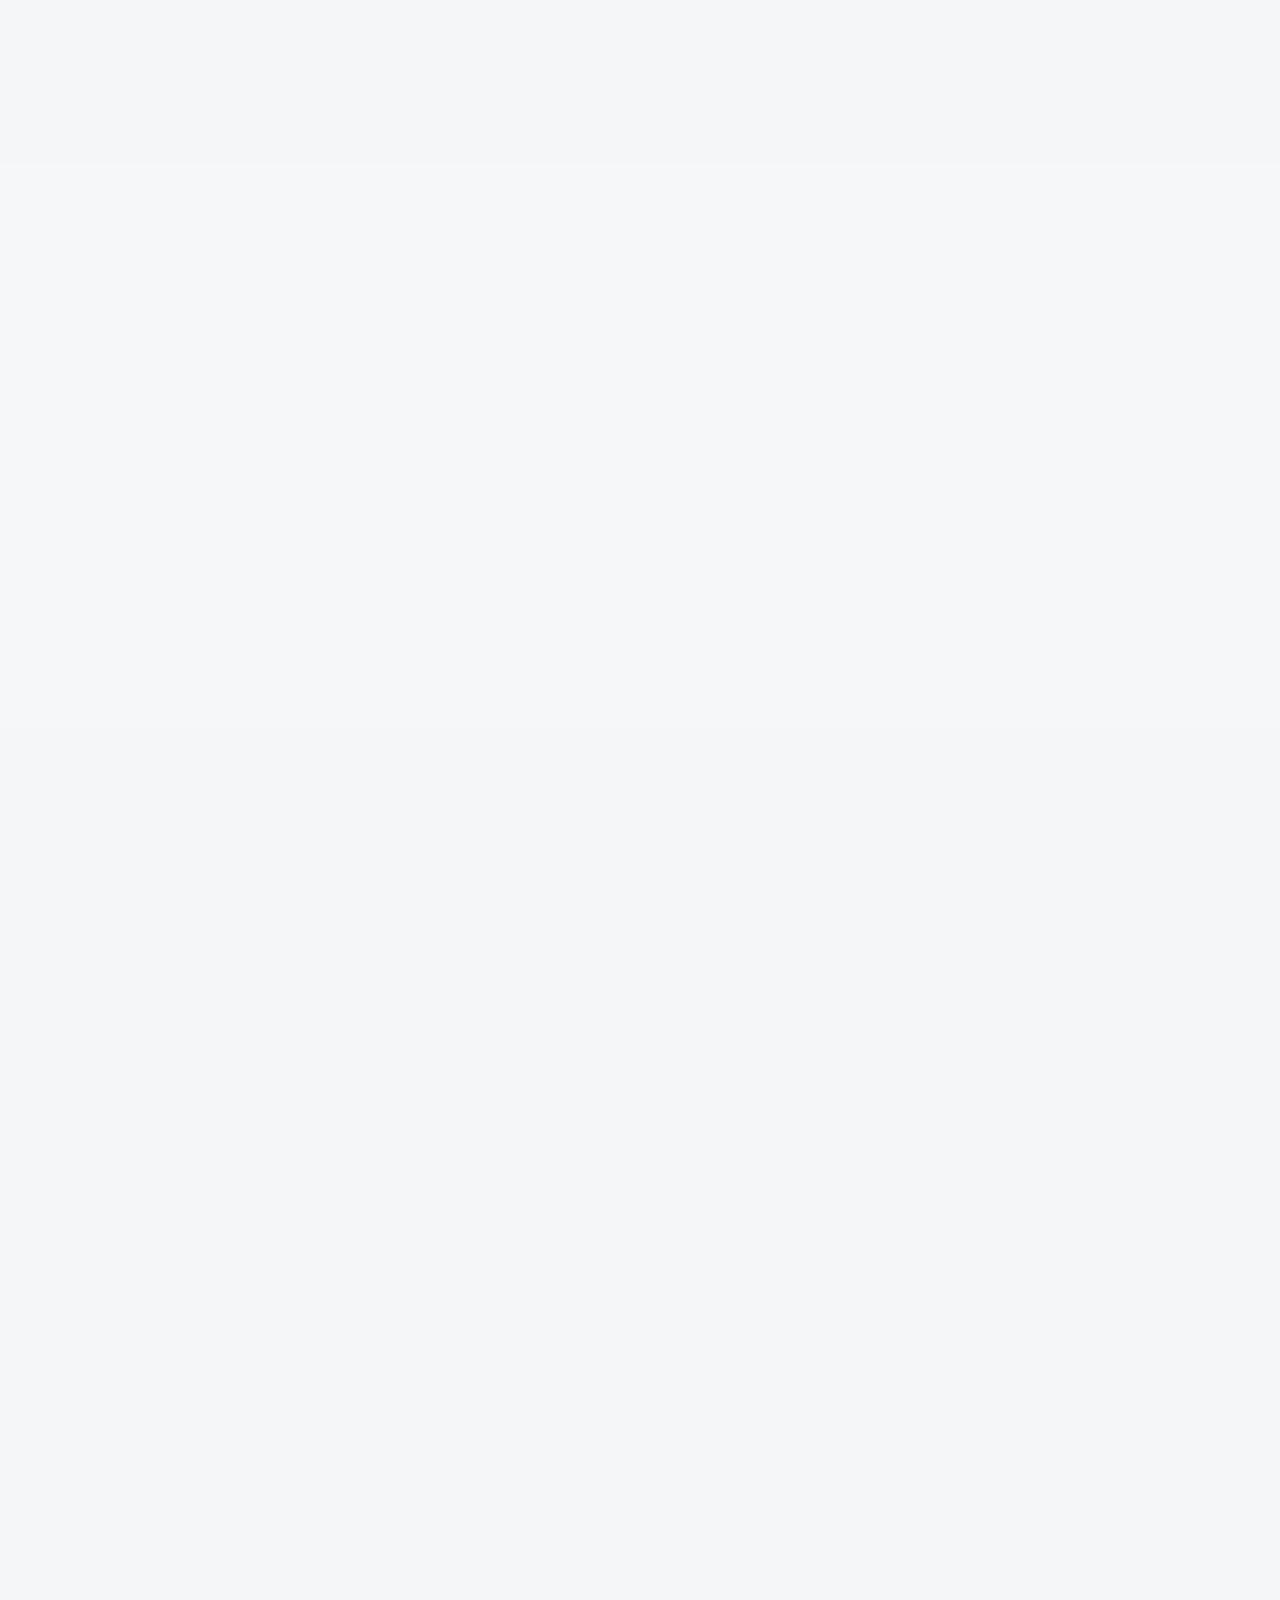
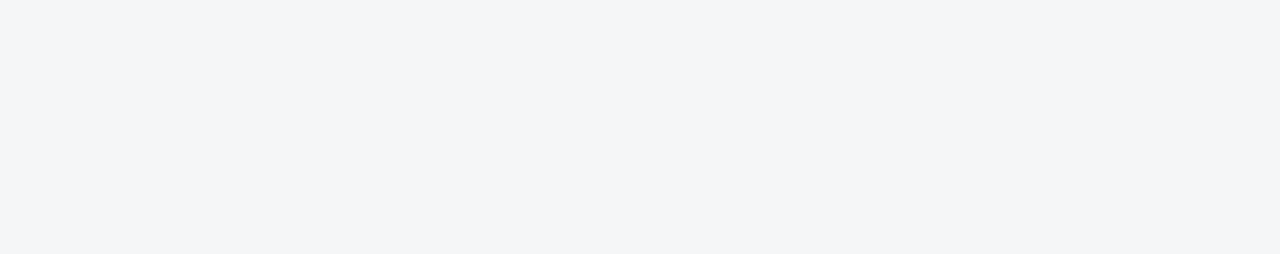
<file: service.html>
<!DOCTYPE html>
<html lang="en">

<head>
    <meta charset="utf-8">
    <title>Solartec - Renewable Energy Website Template</title>
    <meta content="width=device-width, initial-scale=1.0" name="viewport">
    <meta content="" name="keywords">
    <meta content="" name="description">

    <!-- Favicon -->
    <link href="img/favicon.ico" rel="icon">

    <!-- Google Web Fonts -->
    <link rel="preconnect" href="https://fonts.googleapis.com">
    <link rel="preconnect" href="https://fonts.gstatic.com" crossorigin>
    <link href="https://fonts.googleapis.com/css2?family=Open+Sans:wght@400;500&family=Roboto:wght@500;700;900&display=swap" rel="stylesheet"> 

    <!-- Icon Font Stylesheet -->
    <link href="https://cdnjs.cloudflare.com/ajax/libs/font-awesome/5.10.0/css/all.min.css" rel="stylesheet">
    <link href="https://cdn.jsdelivr.net/npm/bootstrap-icons@1.4.1/font/bootstrap-icons.css" rel="stylesheet">

    <!-- Libraries Stylesheet -->
    <link href="lib/animate/animate.min.css" rel="stylesheet">
    <link href="lib/owlcarousel/assets/owl.carousel.min.css" rel="stylesheet">
    <link href="lib/lightbox/css/lightbox.min.css" rel="stylesheet">

    <!-- Customized Bootstrap Stylesheet -->
    <link href="css/bootstrap.min.css" rel="stylesheet">

    <!-- Template Stylesheet -->
    <link href="css/style.css" rel="stylesheet">
</head>

<body>
    <!-- Spinner Start -->
    <div id="spinner" class="show bg-white position-fixed translate-middle w-100 vh-100 top-50 start-50 d-flex align-items-center justify-content-center">
        <div class="spinner-border text-primary" style="width: 3rem; height: 3rem;" role="status">
            <span class="sr-only">Loading...</span>
        </div>
    </div>
    <!-- Spinner End -->


    <!-- Topbar Start -->
    <div class="container-fluid bg-dark p-0">
        <div class="row gx-0 d-none d-lg-flex">
            <div class="col-lg-7 px-5 text-start">
                <div class="h-100 d-inline-flex align-items-center me-4">
                    <small class="fa fa-map-marker-alt text-primary me-2"></small>
                    <small>123 Street, New York, USA</small>
                </div>
                <div class="h-100 d-inline-flex align-items-center">
                    <small class="far fa-clock text-primary me-2"></small>
                    <small>Mon - Fri : 09.00 AM - 09.00 PM</small>
                </div>
            </div>
            <div class="col-lg-5 px-5 text-end">
                <div class="h-100 d-inline-flex align-items-center me-4">
                    <small class="fa fa-phone-alt text-primary me-2"></small>
                    <small>+012 345 6789</small>
                </div>
                <div class="h-100 d-inline-flex align-items-center mx-n2">
                    <a class="btn btn-square btn-link rounded-0 border-0 border-end border-secondary" href=""><i class="fab fa-facebook-f"></i></a>
                    <a class="btn btn-square btn-link rounded-0 border-0 border-end border-secondary" href=""><i class="fab fa-twitter"></i></a>
                    <a class="btn btn-square btn-link rounded-0 border-0 border-end border-secondary" href=""><i class="fab fa-linkedin-in"></i></a>
                    <a class="btn btn-square btn-link rounded-0" href=""><i class="fab fa-instagram"></i></a>
                </div>
            </div>
        </div>
    </div>
    <!-- Topbar End -->


    <!-- Navbar Start -->
    <nav class="navbar navbar-expand-lg bg-white navbar-light sticky-top p-0">
        <a href="index.html" class="navbar-brand d-flex align-items-center border-end px-4 px-lg-5">
            <h2 class="m-0 text-primary">Solartec</h2>
        </a>
        <button type="button" class="navbar-toggler me-4" data-bs-toggle="collapse" data-bs-target="#navbarCollapse">
            <span class="navbar-toggler-icon"></span>
        </button>
        <div class="collapse navbar-collapse" id="navbarCollapse">
            <div class="navbar-nav ms-auto p-4 p-lg-0">
                <a href="index.html" class="nav-item nav-link">Home</a>
                <a href="about.html" class="nav-item nav-link">About</a>
                <a href="service.html" class="nav-item nav-link active">Service</a>
                <a href="project.html" class="nav-item nav-link">Project</a>
                <div class="nav-item dropdown">
                    <a href="#" class="nav-link dropdown-toggle" data-bs-toggle="dropdown">Pages</a>
                    <div class="dropdown-menu bg-light m-0">
                        <a href="feature.html" class="dropdown-item">Feature</a>
                        <a href="quote.html" class="dropdown-item">Free Quote</a>
                        <a href="team.html" class="dropdown-item">Our Team</a>
                        <a href="testimonial.html" class="dropdown-item">Testimonial</a>
                        <a href="404.html" class="dropdown-item">404 Page</a>
                    </div>
                </div>
                <a href="contact.html" class="nav-item nav-link">Contact</a>
            </div>
            <a href="" class="btn btn-primary rounded-0 py-4 px-lg-5 d-none d-lg-block">Get A Quote<i class="fa fa-arrow-right ms-3"></i></a>
        </div>
    </nav>
    <!-- Navbar End -->


    <!-- Page Header Start -->
    <div class="container-fluid page-header py-5 mb-5">
        <div class="container py-5">
            <h1 class="display-3 text-white mb-3 animated slideInDown">Services</h1>
            <nav aria-label="breadcrumb animated slideInDown">
                <ol class="breadcrumb">
                    <li class="breadcrumb-item"><a class="text-white" href="#">Home</a></li>
                    <li class="breadcrumb-item"><a class="text-white" href="#">Pages</a></li>
                    <li class="breadcrumb-item text-white active" aria-current="page">Services</li>
                </ol>
            </nav>
        </div>
    </div>
    <!-- Page Header End -->


    <!-- Service Start -->
    <div class="container-xxl py-5">
        <div class="container">
            <div class="text-center mx-auto mb-5 wow fadeInUp" data-wow-delay="0.1s" style="max-width: 600px;">
                <h6 class="text-primary">Our Services</h6>
                <h1 class="mb-4">We Are Pioneers In The World Of Renewable Energy</h1>
            </div>
            <div class="row g-4">
                <div class="col-md-6 col-lg-4 wow fadeInUp" data-wow-delay="0.1s">
                    <div class="service-item rounded overflow-hidden">
                        <img class="img-fluid" src="img/img-600x400-1.jpg" alt="">
                        <div class="position-relative p-4 pt-0">
                            <div class="service-icon">
                                <i class="fa fa-solar-panel fa-3x"></i>
                            </div>
                            <h4 class="mb-3">Solar Panels</h4>
                            <p>Stet stet justo dolor sed duo. Ut clita sea sit ipsum diam lorem diam.</p>
                            <a class="small fw-medium" href="">Read More<i class="fa fa-arrow-right ms-2"></i></a>
                        </div>
                    </div>
                </div>
                <div class="col-md-6 col-lg-4 wow fadeInUp" data-wow-delay="0.3s">
                    <div class="service-item rounded overflow-hidden">
                        <img class="img-fluid" src="img/img-600x400-2.jpg" alt="">
                        <div class="position-relative p-4 pt-0">
                            <div class="service-icon">
                                <i class="fa fa-wind fa-3x"></i>
                            </div>
                            <h4 class="mb-3">Wind Turbines</h4>
                            <p>Stet stet justo dolor sed duo. Ut clita sea sit ipsum diam lorem diam.</p>
                            <a class="small fw-medium" href="">Read More<i class="fa fa-arrow-right ms-2"></i></a>
                        </div>
                    </div>
                </div>
                <div class="col-md-6 col-lg-4 wow fadeInUp" data-wow-delay="0.5s">
                    <div class="service-item rounded overflow-hidden">
                        <img class="img-fluid" src="img/img-600x400-3.jpg" alt="">
                        <div class="position-relative p-4 pt-0">
                            <div class="service-icon">
                                <i class="fa fa-lightbulb fa-3x"></i>
                            </div>
                            <h4 class="mb-3">Hydropower Plants</h4>
                            <p>Stet stet justo dolor sed duo. Ut clita sea sit ipsum diam lorem diam.</p>
                            <a class="small fw-medium" href="">Read More<i class="fa fa-arrow-right ms-2"></i></a>
                        </div>
                    </div>
                </div>
                <div class="col-md-6 col-lg-4 wow fadeInUp" data-wow-delay="0.1s">
                    <div class="service-item rounded overflow-hidden">
                        <img class="img-fluid" src="img/img-600x400-4.jpg" alt="">
                        <div class="position-relative p-4 pt-0">
                            <div class="service-icon">
                                <i class="fa fa-solar-panel fa-3x"></i>
                            </div>
                            <h4 class="mb-3">Solar Panels</h4>
                            <p>Stet stet justo dolor sed duo. Ut clita sea sit ipsum diam lorem diam.</p>
                            <a class="small fw-medium" href="">Read More<i class="fa fa-arrow-right ms-2"></i></a>
                        </div>
                    </div>
                </div>
                <div class="col-md-6 col-lg-4 wow fadeInUp" data-wow-delay="0.3s">
                    <div class="service-item rounded overflow-hidden">
                        <img class="img-fluid" src="img/img-600x400-5.jpg" alt="">
                        <div class="position-relative p-4 pt-0">
                            <div class="service-icon">
                                <i class="fa fa-wind fa-3x"></i>
                            </div>
                            <h4 class="mb-3">Wind Turbines</h4>
                            <p>Stet stet justo dolor sed duo. Ut clita sea sit ipsum diam lorem diam.</p>
                            <a class="small fw-medium" href="">Read More<i class="fa fa-arrow-right ms-2"></i></a>
                        </div>
                    </div>
                </div>
                <div class="col-md-6 col-lg-4 wow fadeInUp" data-wow-delay="0.5s">
                    <div class="service-item rounded overflow-hidden">
                        <img class="img-fluid" src="img/img-600x400-6.jpg" alt="">
                        <div class="position-relative p-4 pt-0">
                            <div class="service-icon">
                                <i class="fa fa-lightbulb fa-3x"></i>
                            </div>
                            <h4 class="mb-3">Hydropower Plants</h4>
                            <p>Stet stet justo dolor sed duo. Ut clita sea sit ipsum diam lorem diam.</p>
                            <a class="small fw-medium" href="">Read More<i class="fa fa-arrow-right ms-2"></i></a>
                        </div>
                    </div>
                </div>
            </div>
        </div>
    </div>
    <!-- Service End -->


    <!-- Feature Start -->
    <div class="container-fluid bg-light overflow-hidden my-5 px-lg-0">
        <div class="container feature px-lg-0">
            <div class="row g-0 mx-lg-0">
                <div class="col-lg-6 feature-text py-5 wow fadeIn" data-wow-delay="0.1s">
                    <div class="p-lg-5 ps-lg-0">
                        <h6 class="text-primary">Why Choose Us!</h6>
                        <h1 class="mb-4">Complete Commercial & Residential Solar Systems</h1>
                        <p class="mb-4 pb-2">Tempor erat elitr rebum at clita. Diam dolor diam ipsum sit. Aliqu diam amet diam et eos. Clita erat ipsum et lorem et sit, sed stet lorem sit clita duo justo erat amet</p>
                        <div class="row g-4">
                            <div class="col-6">
                                <div class="d-flex align-items-center">
                                    <div class="btn-lg-square bg-primary rounded-circle">
                                        <i class="fa fa-check text-white"></i>
                                    </div>
                                    <div class="ms-4">
                                        <p class="mb-0">Quality</p>
                                        <h5 class="mb-0">Services</h5>
                                    </div>
                                </div>
                            </div>
                            <div class="col-6">
                                <div class="d-flex align-items-center">
                                    <div class="btn-lg-square bg-primary rounded-circle">
                                        <i class="fa fa-user-check text-white"></i>
                                    </div>
                                    <div class="ms-4">
                                        <p class="mb-0">Expert</p>
                                        <h5 class="mb-0">Workers</h5>
                                    </div>
                                </div>
                            </div>
                            <div class="col-6">
                                <div class="d-flex align-items-center">
                                    <div class="btn-lg-square bg-primary rounded-circle">
                                        <i class="fa fa-drafting-compass text-white"></i>
                                    </div>
                                    <div class="ms-4">
                                        <p class="mb-0">Free</p>
                                        <h5 class="mb-0">Consultation</h5>
                                    </div>
                                </div>
                            </div>
                            <div class="col-6">
                                <div class="d-flex align-items-center">
                                    <div class="btn-lg-square bg-primary rounded-circle">
                                        <i class="fa fa-headphones text-white"></i>
                                    </div>
                                    <div class="ms-4">
                                        <p class="mb-0">Customer</p>
                                        <h5 class="mb-0">Support</h5>
                                    </div>
                                </div>
                            </div>
                        </div>
                    </div>
                </div>
                <div class="col-lg-6 pe-lg-0 wow fadeIn" data-wow-delay="0.5s" style="min-height: 400px;">
                    <div class="position-relative h-100">
                        <img class="position-absolute img-fluid w-100 h-100" src="img/feature.jpg" style="object-fit: cover;" alt="">
                    </div>
                </div>
            </div>
        </div>
    </div>
    <!-- Feature End -->


    <!-- Testimonial Start -->
    <div class="container-xxl py-5">
        <div class="container">
            <div class="text-center mx-auto mb-5 wow fadeInUp" data-wow-delay="0.1s" style="max-width: 600px;">
                <h6 class="text-primary">Testimonial</h6>
                <h1 class="mb-4">What Our Clients Say!</h1>
            </div>
            <div class="owl-carousel testimonial-carousel wow fadeInUp" data-wow-delay="0.1s">
                <div class="testimonial-item text-center">
                    <div class="testimonial-img position-relative">
                        <img class="img-fluid rounded-circle mx-auto mb-5" src="img/testimonial-1.jpg">
                        <div class="btn-square bg-primary rounded-circle">
                            <i class="fa fa-quote-left text-white"></i>
                        </div>
                    </div>
                    <div class="testimonial-text text-center rounded p-4">
                        <p>Clita clita tempor justo dolor ipsum amet kasd amet duo justo duo duo labore sed sed. Magna ut diam sit et amet stet eos sed clita erat magna elitr erat sit sit erat at rebum justo sea clita.</p>
                        <h5 class="mb-1">Client Name</h5>
                        <span class="fst-italic">Profession</span>
                    </div>
                </div>
                <div class="testimonial-item text-center">
                    <div class="testimonial-img position-relative">
                        <img class="img-fluid rounded-circle mx-auto mb-5" src="img/testimonial-2.jpg">
                        <div class="btn-square bg-primary rounded-circle">
                            <i class="fa fa-quote-left text-white"></i>
                        </div>
                    </div>
                    <div class="testimonial-text text-center rounded p-4">
                        <p>Clita clita tempor justo dolor ipsum amet kasd amet duo justo duo duo labore sed sed. Magna ut diam sit et amet stet eos sed clita erat magna elitr erat sit sit erat at rebum justo sea clita.</p>
                        <h5 class="mb-1">Client Name</h5>
                        <span class="fst-italic">Profession</span>
                    </div>
                </div>
                <div class="testimonial-item text-center">
                    <div class="testimonial-img position-relative">
                        <img class="img-fluid rounded-circle mx-auto mb-5" src="img/testimonial-3.jpg">
                        <div class="btn-square bg-primary rounded-circle">
                            <i class="fa fa-quote-left text-white"></i>
                        </div>
                    </div>
                    <div class="testimonial-text text-center rounded p-4">
                        <p>Clita clita tempor justo dolor ipsum amet kasd amet duo justo duo duo labore sed sed. Magna ut diam sit et amet stet eos sed clita erat magna elitr erat sit sit erat at rebum justo sea clita.</p>
                        <h5 class="mb-1">Client Name</h5>
                        <span class="fst-italic">Profession</span>
                    </div>
                </div>
            </div>
        </div>
    </div>
    <!-- Testimonial End -->
        

    <!-- Footer Start -->
    <div class="container-fluid bg-dark text-body footer mt-5 pt-5 wow fadeIn" data-wow-delay="0.1s">
        <div class="container py-5">
            <div class="row g-5">
                <div class="col-lg-3 col-md-6">
                    <h5 class="text-white mb-4">Address</h5>
                    <p class="mb-2"><i class="fa fa-map-marker-alt me-3"></i>123 Street, New York, USA</p>
                    <p class="mb-2"><i class="fa fa-phone-alt me-3"></i>+012 345 67890</p>
                    <p class="mb-2"><i class="fa fa-envelope me-3"></i>info@example.com</p>
                    <div class="d-flex pt-2">
                        <a class="btn btn-square btn-outline-light btn-social" href=""><i class="fab fa-twitter"></i></a>
                        <a class="btn btn-square btn-outline-light btn-social" href=""><i class="fab fa-facebook-f"></i></a>
                        <a class="btn btn-square btn-outline-light btn-social" href=""><i class="fab fa-youtube"></i></a>
                        <a class="btn btn-square btn-outline-light btn-social" href=""><i class="fab fa-linkedin-in"></i></a>
                    </div>
                </div>
                <div class="col-lg-3 col-md-6">
                    <h5 class="text-white mb-4">Quick Links</h5>
                    <a class="btn btn-link" href="">About Us</a>
                    <a class="btn btn-link" href="">Contact Us</a>
                    <a class="btn btn-link" href="">Our Services</a>
                    <a class="btn btn-link" href="">Terms & Condition</a>
                    <a class="btn btn-link" href="">Support</a>
                </div>
                <div class="col-lg-3 col-md-6">
                    <h5 class="text-white mb-4">Project Gallery</h5>
                    <div class="row g-2">
                        <div class="col-4">
                            <img class="img-fluid rounded" src="img/gallery-1.jpg" alt="">
                        </div>
                        <div class="col-4">
                            <img class="img-fluid rounded" src="img/gallery-2.jpg" alt="">
                        </div>
                        <div class="col-4">
                            <img class="img-fluid rounded" src="img/gallery-3.jpg" alt="">
                        </div>
                        <div class="col-4">
                            <img class="img-fluid rounded" src="img/gallery-4.jpg" alt="">
                        </div>
                        <div class="col-4">
                            <img class="img-fluid rounded" src="img/gallery-5.jpg" alt="">
                        </div>
                        <div class="col-4">
                            <img class="img-fluid rounded" src="img/gallery-6.jpg" alt="">
                        </div>
                    </div>
                </div>
                <div class="col-lg-3 col-md-6">
                    <h5 class="text-white mb-4">Newsletter</h5>
                    <p>Dolor amet sit justo amet elitr clita ipsum elitr est.</p>
                    <div class="position-relative mx-auto" style="max-width: 400px;">
                        <input class="form-control border-0 w-100 py-3 ps-4 pe-5" type="text" placeholder="Your email">
                        <button type="button" class="btn btn-primary py-2 position-absolute top-0 end-0 mt-2 me-2">SignUp</button>
                    </div>
                </div>
            </div>
        </div>
        <div class="container">
            <div class="copyright">
                <div class="row">
                    <div class="col-md-6 text-center text-md-start mb-3 mb-md-0">
                        &copy; <a href="#">Your Site Name</a>, All Right Reserved.
                    </div>
                    <div class="col-md-6 text-center text-md-end">
                        <!--/*** This template is free as long as you keep the footer author’s credit link/attribution link/backlink. If you'd like to use the template without the footer author’s credit link/attribution link/backlink, you can purchase the Credit Removal License from "https://htmlcodex.com/credit-removal". Thank you for your support. ***/-->
                        Designed By <a href="https://htmlcodex.com">HTML Codex</a>
                        <br>Distributed By <a href="https://themewagon.com" target="_blank">ThemeWagon</a>
                    </div>
                </div>
            </div>
        </div>
    </div>
    <!-- Footer End -->


    <!-- Back to Top -->
    <a href="#" class="btn btn-lg btn-primary btn-lg-square rounded-circle back-to-top"><i class="bi bi-arrow-up"></i></a>


    <!-- JavaScript Libraries -->
    <script src="https://code.jquery.com/jquery-3.4.1.min.js"></script>
    <script src="https://cdn.jsdelivr.net/npm/bootstrap@5.0.0/dist/js/bootstrap.bundle.min.js"></script>
    <script src="lib/wow/wow.min.js"></script>
    <script src="lib/easing/easing.min.js"></script>
    <script src="lib/waypoints/waypoints.min.js"></script>
    <script src="lib/counterup/counterup.min.js"></script>
    <script src="lib/owlcarousel/owl.carousel.min.js"></script>
    <script src="lib/isotope/isotope.pkgd.min.js"></script>
    <script src="lib/lightbox/js/lightbox.min.js"></script>

    <!-- Template Javascript -->
    <script src="js/main.js"></script>
</body>

</html>
</file>
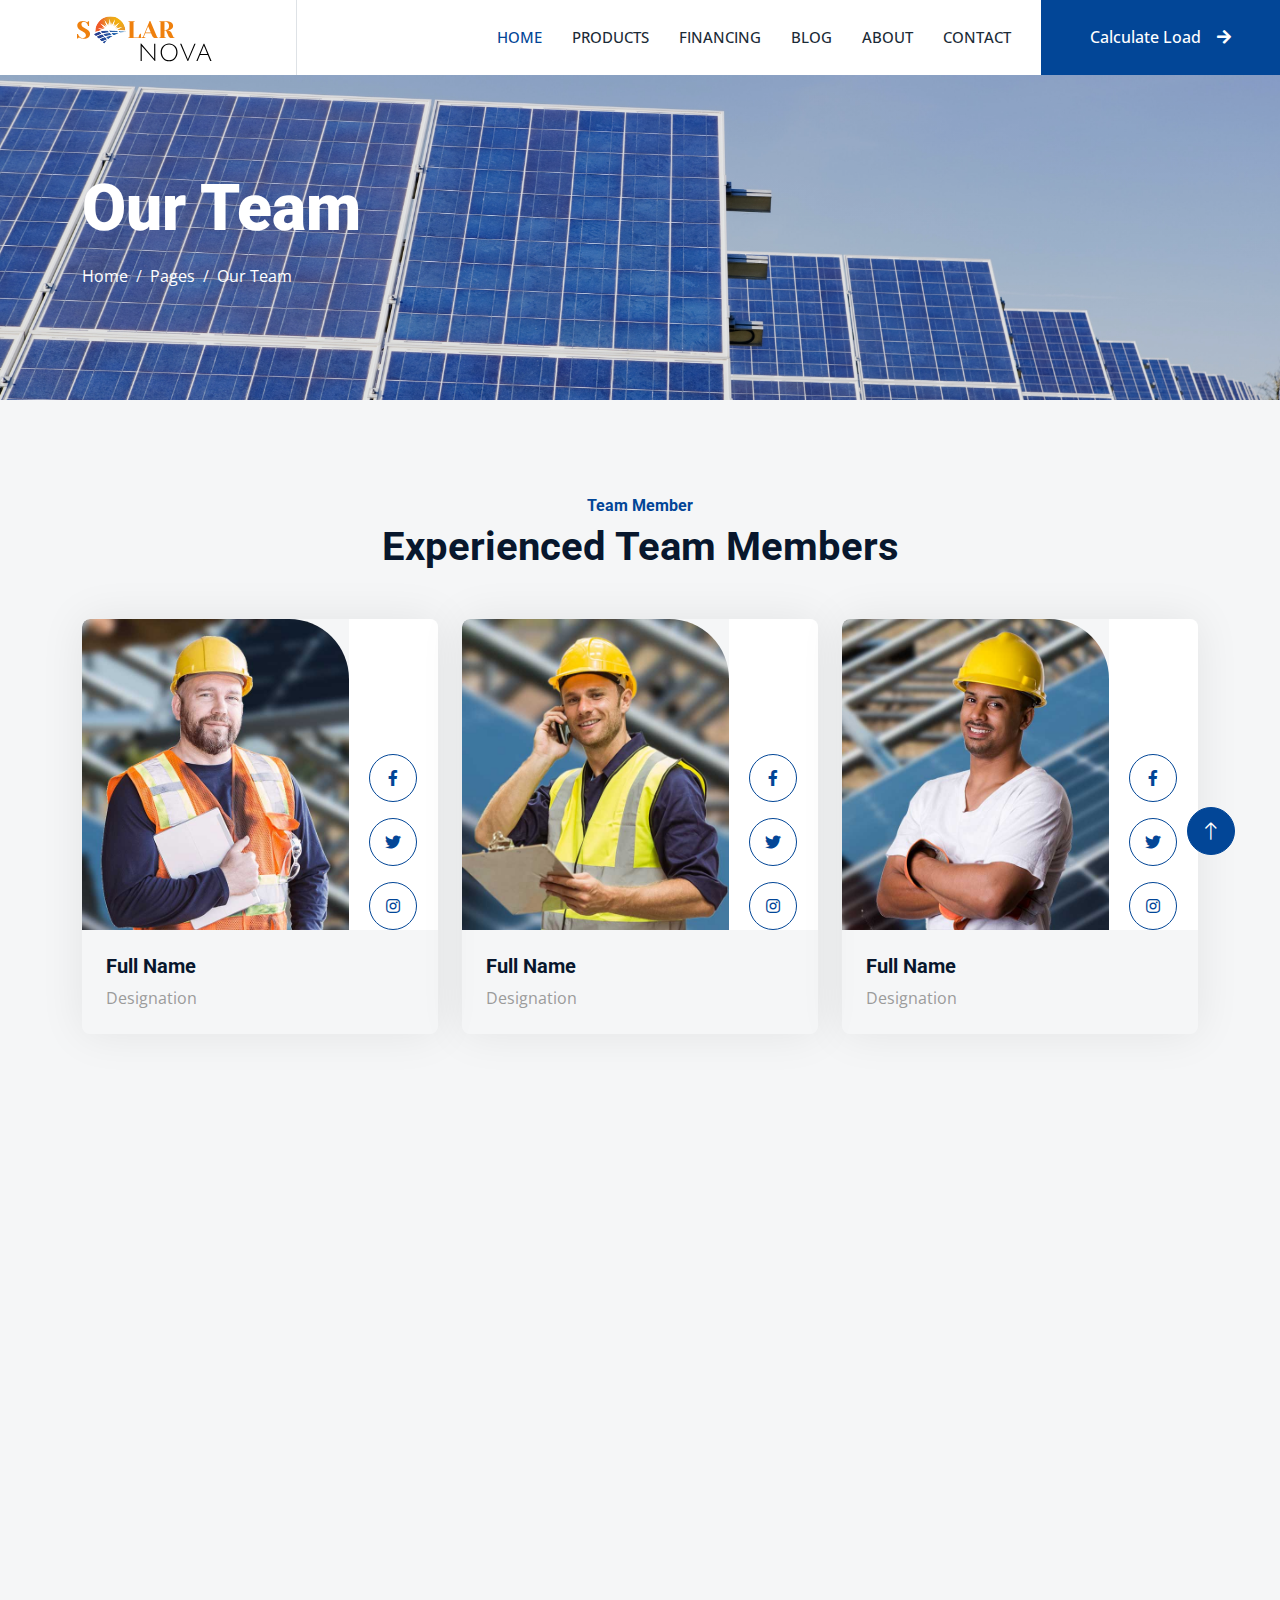
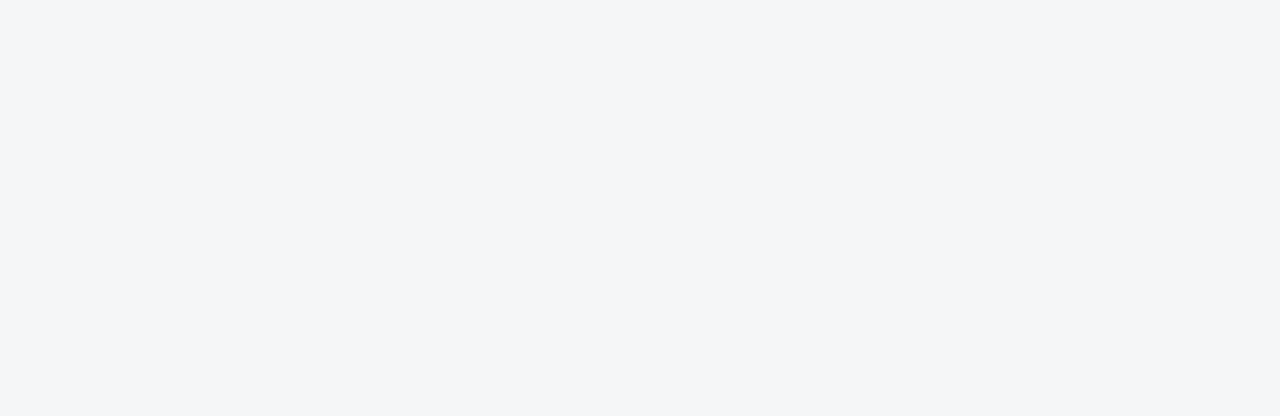
<file: team.html>
<!DOCTYPE html>
<html lang="en">

<head>
    <meta charset="utf-8">
    <title>SOLARNOVA - Renewable Energy For All</title>
    <meta content="width=device-width, initial-scale=1.0" name="viewport">
    <meta content="" name="keywords">
    <meta content="" name="description">

    <!-- Favicon -->
    <link href="img/favicon.ico" rel="icon">

    <!-- Google Web Fonts -->
    <link rel="preconnect" href="https://fonts.googleapis.com">
    <link rel="preconnect" href="https://fonts.gstatic.com" crossorigin>
    <link href="https://fonts.googleapis.com/css2?family=Open+Sans:wght@400;500&family=Roboto:wght@500;700;900&display=swap" rel="stylesheet"> 

    <!-- Icon Font Stylesheet -->
    <link href="https://cdnjs.cloudflare.com/ajax/libs/font-awesome/5.10.0/css/all.min.css" rel="stylesheet">
    <link href="https://cdn.jsdelivr.net/npm/bootstrap-icons@1.4.1/font/bootstrap-icons.css" rel="stylesheet">

    <!-- Libraries Stylesheet -->
    <link href="lib/animate/animate.min.css" rel="stylesheet">
    <link href="lib/owlcarousel/assets/owl.carousel.min.css" rel="stylesheet">
    <link href="lib/lightbox/css/lightbox.min.css" rel="stylesheet">

    <!-- Customized Bootstrap Stylesheet -->
    <link href="css/bootstrap.min.css" rel="stylesheet">

    <!-- Template Stylesheet -->
    <link href="css/style.css" rel="stylesheet">
</head>

<body>
    <!-- Spinner Start -->
    <div id="spinner" class="show bg-white position-fixed translate-middle w-100 vh-100 top-50 start-50 d-flex align-items-center justify-content-center">
        <div class="spinner-border text-primary" style="width: 3rem; height: 3rem;" role="status">
            <span class="sr-only">Loading...</span>
        </div>
    </div>
    <!-- Spinner End -->


    

    <!-- Navbar Start -->
    <nav class="navbar navbar-expand-lg bg-white navbar-light sticky-top p-0">
        <a href="index.html" class="navbar-brand d-flex align-items-center border-end px-4 px-lg-5">
           <img class="logo" src="./img/SOLARNOVA (1).svg" alt="logo" width="200px"> 
        </a>
        <button type="button" class="navbar-toggler me-4" data-bs-toggle="collapse" data-bs-target="#navbarCollapse">
            <span class="navbar-toggler-icon"></span>
        </button>
        <div class="collapse navbar-collapse" id="navbarCollapse">
            <div class="navbar-nav ms-auto p-4 p-lg-0">
                <a href="index.html" class="nav-item nav-link active">Home</a>
                
                <a href="products.html" class="nav-item nav-link">Products</a>
                <a href="financing.html" class="nav-item nav-link">Financing</a>
                <a href="blog.html" class="nav-item nav-link">Blog</a>
                <div class="nav-item dropdown">
            
                </div>
                <a href="about.html" class="nav-item nav-link">About</a>
                <a href="contact.html" class="nav-item nav-link">Contact</a>
            </div>
            <a href="quote.html" class="btn btn-primary rounded-0 py-4 px-lg-5 d-none d-lg-block">Calculate Load<i class="fa fa-arrow-right ms-3"></i></a>
        </div>
    </nav>
    <!-- Navbar End -->


    <!-- Page Header Start -->
    <div class="container-fluid page-header py-5 mb-5">
        <div class="container py-5">
            <h1 class="display-3 text-white mb-3 animated slideInDown">Our Team</h1>
            <nav aria-label="breadcrumb animated slideInDown">
                <ol class="breadcrumb">
                    <li class="breadcrumb-item"><a class="text-white" href="#">Home</a></li>
                    <li class="breadcrumb-item"><a class="text-white" href="#">Pages</a></li>
                    <li class="breadcrumb-item text-white active" aria-current="page">Our Team</li>
                </ol>
            </nav>
        </div>
    </div>
    <!-- Page Header End -->


    <!-- Team Start -->
    <div class="container-xxl py-5">
        <div class="container">
            <div class="text-center mx-auto mb-5 wow fadeInUp" data-wow-delay="0.1s" style="max-width: 600px;">
                <h6 class="text-primary">Team Member</h6>
                <h1 class="mb-4">Experienced Team Members</h1>
            </div>
            <div class="row g-4">
                <div class="col-lg-4 col-md-6 wow fadeInUp" data-wow-delay="0.1s">
                    <div class="team-item rounded overflow-hidden">
                        <div class="d-flex">
                            <img class="img-fluid w-75" src="img/team-1.jpg" alt="">
                            <div class="team-social w-25">
                                <a class="btn btn-lg-square btn-outline-primary rounded-circle mt-3" href=""><i class="fab fa-facebook-f"></i></a>
                                <a class="btn btn-lg-square btn-outline-primary rounded-circle mt-3" href=""><i class="fab fa-twitter"></i></a>
                                <a class="btn btn-lg-square btn-outline-primary rounded-circle mt-3" href=""><i class="fab fa-instagram"></i></a>
                            </div>
                        </div>
                        <div class="p-4">
                            <h5>Full Name</h5>
                            <span>Designation</span>
                        </div>
                    </div>
                </div>
                <div class="col-lg-4 col-md-6 wow fadeInUp" data-wow-delay="0.3s">
                    <div class="team-item rounded overflow-hidden">
                        <div class="d-flex">
                            <img class="img-fluid w-75" src="img/team-2.jpg" alt="">
                            <div class="team-social w-25">
                                <a class="btn btn-lg-square btn-outline-primary rounded-circle mt-3" href=""><i class="fab fa-facebook-f"></i></a>
                                <a class="btn btn-lg-square btn-outline-primary rounded-circle mt-3" href=""><i class="fab fa-twitter"></i></a>
                                <a class="btn btn-lg-square btn-outline-primary rounded-circle mt-3" href=""><i class="fab fa-instagram"></i></a>
                            </div>
                        </div>
                        <div class="p-4">
                            <h5>Full Name</h5>
                            <span>Designation</span>
                        </div>
                    </div>
                </div>
                <div class="col-lg-4 col-md-6 wow fadeInUp" data-wow-delay="0.5s">
                    <div class="team-item rounded overflow-hidden">
                        <div class="d-flex">
                            <img class="img-fluid w-75" src="img/team-3.jpg" alt="">
                            <div class="team-social w-25">
                                <a class="btn btn-lg-square btn-outline-primary rounded-circle mt-3" href=""><i class="fab fa-facebook-f"></i></a>
                                <a class="btn btn-lg-square btn-outline-primary rounded-circle mt-3" href=""><i class="fab fa-twitter"></i></a>
                                <a class="btn btn-lg-square btn-outline-primary rounded-circle mt-3" href=""><i class="fab fa-instagram"></i></a>
                            </div>
                        </div>
                        <div class="p-4">
                            <h5>Full Name</h5>
                            <span>Designation</span>
                        </div>
                    </div>
                </div>
                <div class="col-lg-4 col-md-6 wow fadeInUp" data-wow-delay="0.1s">
                    <div class="team-item rounded overflow-hidden">
                        <div class="d-flex">
                            <img class="img-fluid w-75" src="img/team-2.jpg" alt="">
                            <div class="team-social w-25">
                                <a class="btn btn-lg-square btn-outline-primary rounded-circle mt-3" href=""><i class="fab fa-facebook-f"></i></a>
                                <a class="btn btn-lg-square btn-outline-primary rounded-circle mt-3" href=""><i class="fab fa-twitter"></i></a>
                                <a class="btn btn-lg-square btn-outline-primary rounded-circle mt-3" href=""><i class="fab fa-instagram"></i></a>
                            </div>
                        </div>
                        <div class="p-4">
                            <h5>Full Name</h5>
                            <span>Designation</span>
                        </div>
                    </div>
                </div>
                <div class="col-lg-4 col-md-6 wow fadeInUp" data-wow-delay="0.3s">
                    <div class="team-item rounded overflow-hidden">
                        <div class="d-flex">
                            <img class="img-fluid w-75" src="img/team-3.jpg" alt="">
                            <div class="team-social w-25">
                                <a class="btn btn-lg-square btn-outline-primary rounded-circle mt-3" href=""><i class="fab fa-facebook-f"></i></a>
                                <a class="btn btn-lg-square btn-outline-primary rounded-circle mt-3" href=""><i class="fab fa-twitter"></i></a>
                                <a class="btn btn-lg-square btn-outline-primary rounded-circle mt-3" href=""><i class="fab fa-instagram"></i></a>
                            </div>
                        </div>
                        <div class="p-4">
                            <h5>Full Name</h5>
                            <span>Designation</span>
                        </div>
                    </div>
                </div>
                <div class="col-lg-4 col-md-6 wow fadeInUp" data-wow-delay="0.5s">
                    <div class="team-item rounded overflow-hidden">
                        <div class="d-flex">
                            <img class="img-fluid w-75" src="img/team-1.jpg" alt="">
                            <div class="team-social w-25">
                                <a class="btn btn-lg-square btn-outline-primary rounded-circle mt-3" href=""><i class="fab fa-facebook-f"></i></a>
                                <a class="btn btn-lg-square btn-outline-primary rounded-circle mt-3" href=""><i class="fab fa-twitter"></i></a>
                                <a class="btn btn-lg-square btn-outline-primary rounded-circle mt-3" href=""><i class="fab fa-instagram"></i></a>
                            </div>
                        </div>
                        <div class="p-4">
                            <h5>Full Name</h5>
                            <span>Designation</span>
                        </div>
                    </div>
                </div>
            </div>
        </div>
    </div>
    <!-- Team End -->
        

    <!-- Footer Start -->
    <div class="container-fluid bg-dark text-body footer mt-5 pt-5 wow fadeIn" data-wow-delay="0.1s">
        <div class="container py-5">
            <div class="row g-5">
                <div class="col-lg-3 col-md-6">
                    <h5 class="text-white mb-4">Address</h5>
                    <p class="mb-2"><i class="fa fa-map-marker-alt me-3"></i>123 Street, New York, USA</p>
                    <p class="mb-2"><i class="fa fa-phone-alt me-3"></i>+012 345 67890</p>
                    <p class="mb-2"><i class="fa fa-envelope me-3"></i>info@example.com</p>
                    <div class="d-flex pt-2">
                        <a class="btn btn-square btn-outline-light btn-social" href=""><i class="fab fa-twitter"></i></a>
                        <a class="btn btn-square btn-outline-light btn-social" href=""><i class="fab fa-facebook-f"></i></a>
                        <a class="btn btn-square btn-outline-light btn-social" href=""><i class="fab fa-youtube"></i></a>
                        <a class="btn btn-square btn-outline-light btn-social" href=""><i class="fab fa-linkedin-in"></i></a>
                    </div>
                </div>
                <div class="col-lg-3 col-md-6">
                    <h5 class="text-white mb-4">Quick Links</h5>
                    <a class="btn btn-link" href="">About Us</a>
                    <a class="btn btn-link" href="">Contact Us</a>
                    <a class="btn btn-link" href="">Our Services</a>
                    <a class="btn btn-link" href="">Terms & Condition</a>
                    <a class="btn btn-link" href="">Support</a>
                </div>
                <div class="col-lg-3 col-md-6">
                    <h5 class="text-white mb-4">Project Gallery</h5>
                    <div class="row g-2">
                        <div class="col-4">
                            <img class="img-fluid rounded" src="img/gallery-1.jpg" alt="">
                        </div>
                        <div class="col-4">
                            <img class="img-fluid rounded" src="img/gallery-2.jpg" alt="">
                        </div>
                        <div class="col-4">
                            <img class="img-fluid rounded" src="img/gallery-3.jpg" alt="">
                        </div>
                        <div class="col-4">
                            <img class="img-fluid rounded" src="img/gallery-4.jpg" alt="">
                        </div>
                        <div class="col-4">
                            <img class="img-fluid rounded" src="img/gallery-5.jpg" alt="">
                        </div>
                        <div class="col-4">
                            <img class="img-fluid rounded" src="img/gallery-6.jpg" alt="">
                        </div>
                    </div>
                </div>
                <div class="col-lg-3 col-md-6">
                    <h5 class="text-white mb-4">Newsletter</h5>
                    <p>Dolor amet sit justo amet elitr clita ipsum elitr est.</p>
                    <div class="position-relative mx-auto" style="max-width: 400px;">
                        <input class="form-control border-0 w-100 py-3 ps-4 pe-5" type="text" placeholder="Your email">
                        <button type="button" class="btn btn-primary py-2 position-absolute top-0 end-0 mt-2 me-2">SignUp</button>
                    </div>
                </div>
            </div>
        </div>
        <div class="container">
            <div class="copyright">
                <div class="row">
                    <div class="col-md-6 text-center text-md-start mb-3 mb-md-0">
                        &copy; <a href="#">Your Site Name</a>, All Right Reserved.
                    </div>
                    <div class="col-md-6 text-center text-md-end">
                        <!--/*** This template is free as long as you keep the footer author’s credit link/attribution link/backlink. If you'd like to use the template without the footer author’s credit link/attribution link/backlink, you can purchase the Credit Removal License from "https://htmlcodex.com/credit-removal". Thank you for your support. ***/-->
                        Designed By <a href="https://htmlcodex.com">HTML Codex</a>
                        <br>Distributed By <a href="https://themewagon.com" target="_blank">ThemeWagon</a>
                    </div>
                </div>
            </div>
        </div>
    </div>
    <!-- Footer End -->


    <!-- Back to Top -->
    <a href="#" class="btn btn-lg btn-primary btn-lg-square rounded-circle back-to-top"><i class="bi bi-arrow-up"></i></a>


    <!-- JavaScript Libraries -->
    <script src="https://code.jquery.com/jquery-3.4.1.min.js"></script>
    <script src="https://cdn.jsdelivr.net/npm/bootstrap@5.0.0/dist/js/bootstrap.bundle.min.js"></script>
    <script src="lib/wow/wow.min.js"></script>
    <script src="lib/easing/easing.min.js"></script>
    <script src="lib/waypoints/waypoints.min.js"></script>
    <script src="lib/counterup/counterup.min.js"></script>
    <script src="lib/owlcarousel/owl.carousel.min.js"></script>
    <script src="lib/isotope/isotope.pkgd.min.js"></script>
    <script src="lib/lightbox/js/lightbox.min.js"></script>

    <!-- Template Javascript -->
    <script src="js/main.js"></script>
</body>

</html>
</file>
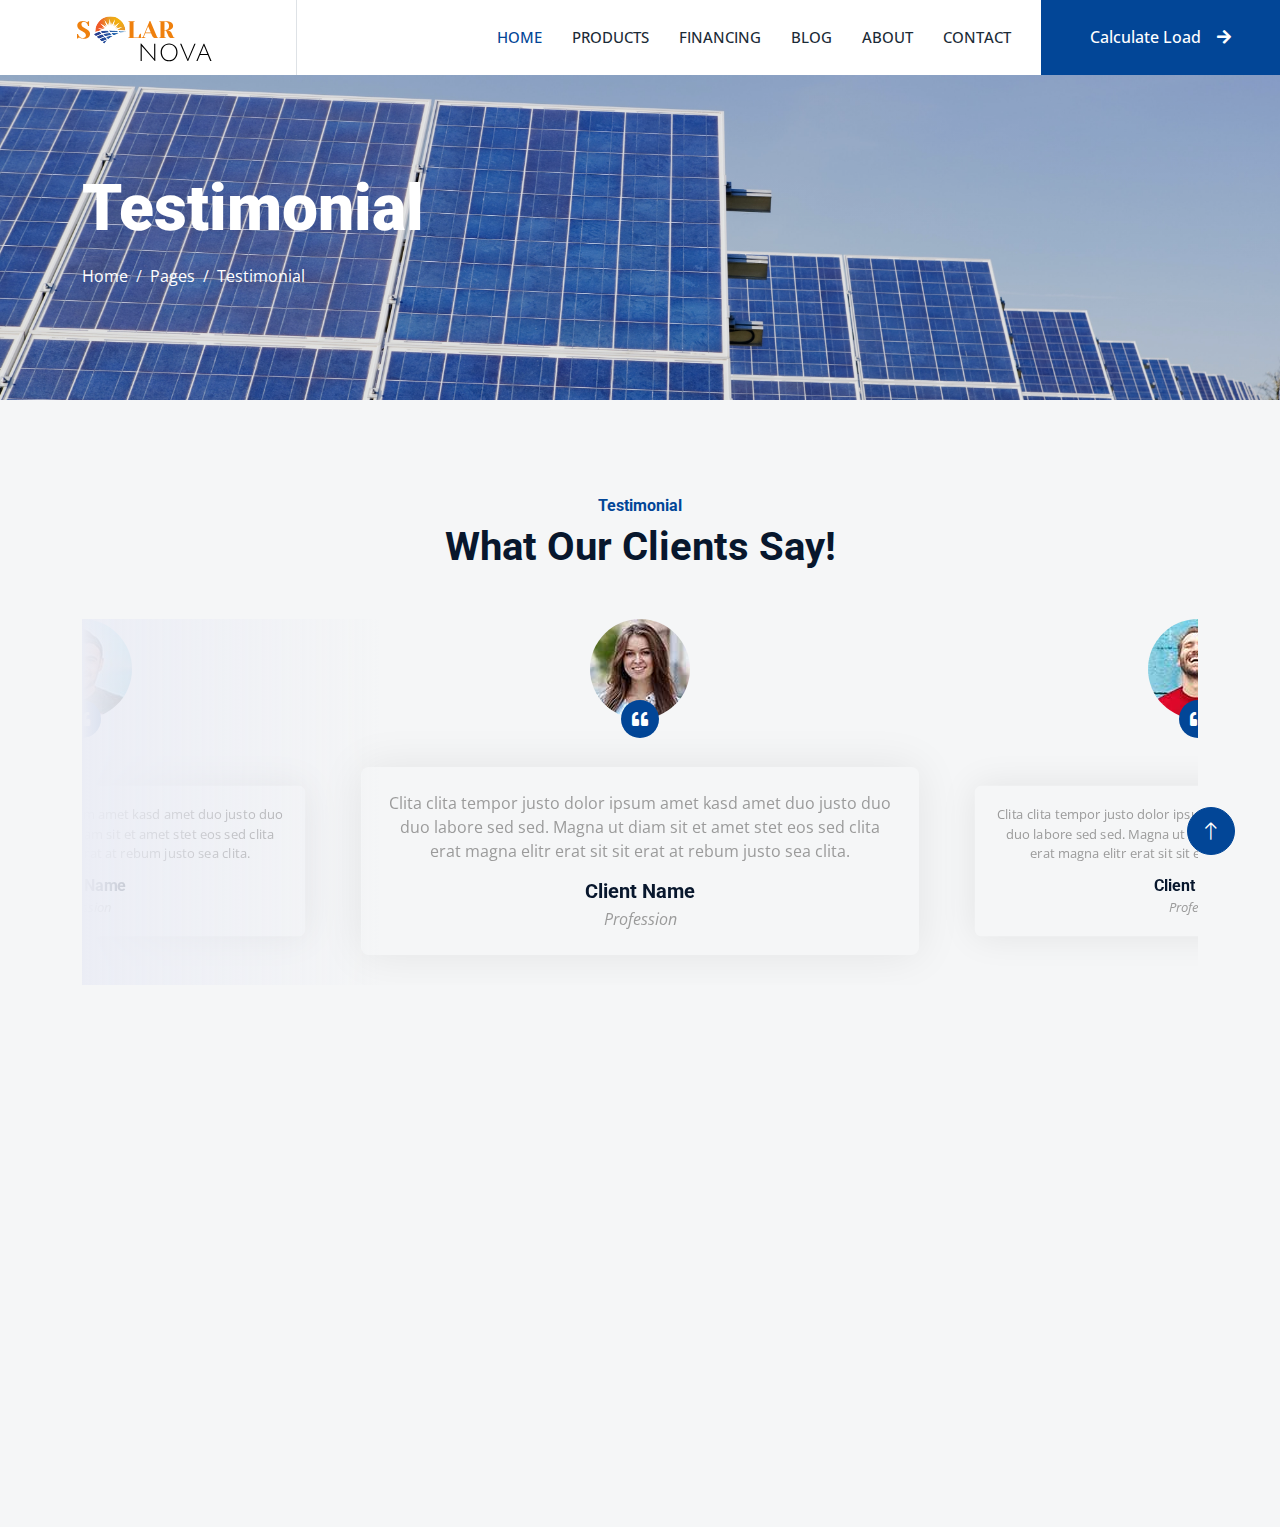
<file: testimonial.html>
<!DOCTYPE html>
<html lang="en">

<head>
    <meta charset="utf-8">
    <title>SOLARNOVA - Renewable Energy For All</title>
    <meta content="width=device-width, initial-scale=1.0" name="viewport">
    <meta content="" name="keywords">
    <meta content="" name="description">

    <!-- Favicon -->
    <link href="img/favicon.ico" rel="icon">

    <!-- Google Web Fonts -->
    <link rel="preconnect" href="https://fonts.googleapis.com">
    <link rel="preconnect" href="https://fonts.gstatic.com" crossorigin>
    <link href="https://fonts.googleapis.com/css2?family=Open+Sans:wght@400;500&family=Roboto:wght@500;700;900&display=swap" rel="stylesheet"> 

    <!-- Icon Font Stylesheet -->
    <link href="https://cdnjs.cloudflare.com/ajax/libs/font-awesome/5.10.0/css/all.min.css" rel="stylesheet">
    <link href="https://cdn.jsdelivr.net/npm/bootstrap-icons@1.4.1/font/bootstrap-icons.css" rel="stylesheet">

    <!-- Libraries Stylesheet -->
    <link href="lib/animate/animate.min.css" rel="stylesheet">
    <link href="lib/owlcarousel/assets/owl.carousel.min.css" rel="stylesheet">
    <link href="lib/lightbox/css/lightbox.min.css" rel="stylesheet">

    <!-- Customized Bootstrap Stylesheet -->
    <link href="css/bootstrap.min.css" rel="stylesheet">

    <!-- Template Stylesheet -->
    <link href="css/style.css" rel="stylesheet">
</head>

<body>
    <!-- Spinner Start -->
    <div id="spinner" class="show bg-white position-fixed translate-middle w-100 vh-100 top-50 start-50 d-flex align-items-center justify-content-center">
        <div class="spinner-border text-primary" style="width: 3rem; height: 3rem;" role="status">
            <span class="sr-only">Loading...</span>
        </div>
    </div>
    <!-- Spinner End -->


    

    <!-- Navbar Start -->
    <nav class="navbar navbar-expand-lg bg-white navbar-light sticky-top p-0">
        <a href="index.html" class="navbar-brand d-flex align-items-center border-end px-4 px-lg-5">
           <img class="logo" src="./img/SOLARNOVA (1).svg" alt="logo" width="200px"> 
        </a>
        <button type="button" class="navbar-toggler me-4" data-bs-toggle="collapse" data-bs-target="#navbarCollapse">
            <span class="navbar-toggler-icon"></span>
        </button>
        <div class="collapse navbar-collapse" id="navbarCollapse">
            <div class="navbar-nav ms-auto p-4 p-lg-0">
                <a href="index.html" class="nav-item nav-link active">Home</a>
                
                <a href="products.html" class="nav-item nav-link">Products</a>
                <a href="financing.html" class="nav-item nav-link">Financing</a>
                <a href="blog.html" class="nav-item nav-link">Blog</a>
                <div class="nav-item dropdown">
            
                </div>
                <a href="about.html" class="nav-item nav-link">About</a>
                <a href="contact.html" class="nav-item nav-link">Contact</a>
            </div>
            <a href="quote.html" class="btn btn-primary rounded-0 py-4 px-lg-5 d-none d-lg-block">Calculate Load<i class="fa fa-arrow-right ms-3"></i></a>
        </div>
    </nav>
    <!-- Navbar End -->


    <!-- Page Header Start -->
    <div class="container-fluid page-header py-5 mb-5">
        <div class="container py-5">
            <h1 class="display-3 text-white mb-3 animated slideInDown">Testimonial</h1>
            <nav aria-label="breadcrumb animated slideInDown">
                <ol class="breadcrumb">
                    <li class="breadcrumb-item"><a class="text-white" href="#">Home</a></li>
                    <li class="breadcrumb-item"><a class="text-white" href="#">Pages</a></li>
                    <li class="breadcrumb-item text-white active" aria-current="page">Testimonial</li>
                </ol>
            </nav>
        </div>
    </div>
    <!-- Page Header End -->


    <!-- Testimonial Start -->
    <div class="container-xxl py-5">
        <div class="container">
            <div class="text-center mx-auto mb-5 wow fadeInUp" data-wow-delay="0.1s" style="max-width: 600px;">
                <h6 class="text-primary">Testimonial</h6>
                <h1 class="mb-4">What Our Clients Say!</h1>
            </div>
            <div class="owl-carousel testimonial-carousel wow fadeInUp" data-wow-delay="0.1s">
                <div class="testimonial-item text-center">
                    <div class="testimonial-img position-relative">
                        <img class="img-fluid rounded-circle mx-auto mb-5" src="img/testimonial-1.jpg">
                        <div class="btn-square bg-primary rounded-circle">
                            <i class="fa fa-quote-left text-white"></i>
                        </div>
                    </div>
                    <div class="testimonial-text text-center rounded p-4">
                        <p>Clita clita tempor justo dolor ipsum amet kasd amet duo justo duo duo labore sed sed. Magna ut diam sit et amet stet eos sed clita erat magna elitr erat sit sit erat at rebum justo sea clita.</p>
                        <h5 class="mb-1">Client Name</h5>
                        <span class="fst-italic">Profession</span>
                    </div>
                </div>
                <div class="testimonial-item text-center">
                    <div class="testimonial-img position-relative">
                        <img class="img-fluid rounded-circle mx-auto mb-5" src="img/testimonial-2.jpg">
                        <div class="btn-square bg-primary rounded-circle">
                            <i class="fa fa-quote-left text-white"></i>
                        </div>
                    </div>
                    <div class="testimonial-text text-center rounded p-4">
                        <p>Clita clita tempor justo dolor ipsum amet kasd amet duo justo duo duo labore sed sed. Magna ut diam sit et amet stet eos sed clita erat magna elitr erat sit sit erat at rebum justo sea clita.</p>
                        <h5 class="mb-1">Client Name</h5>
                        <span class="fst-italic">Profession</span>
                    </div>
                </div>
                <div class="testimonial-item text-center">
                    <div class="testimonial-img position-relative">
                        <img class="img-fluid rounded-circle mx-auto mb-5" src="img/testimonial-3.jpg">
                        <div class="btn-square bg-primary rounded-circle">
                            <i class="fa fa-quote-left text-white"></i>
                        </div>
                    </div>
                    <div class="testimonial-text text-center rounded p-4">
                        <p>Clita clita tempor justo dolor ipsum amet kasd amet duo justo duo duo labore sed sed. Magna ut diam sit et amet stet eos sed clita erat magna elitr erat sit sit erat at rebum justo sea clita.</p>
                        <h5 class="mb-1">Client Name</h5>
                        <span class="fst-italic">Profession</span>
                    </div>
                </div>
            </div>
        </div>
    </div>
    <!-- Testimonial End -->
        

    <!-- Footer Start -->
    <div class="container-fluid bg-dark text-body footer mt-5 pt-5 wow fadeIn" data-wow-delay="0.1s">
        <div class="container py-5">
            <div class="row g-5">
                <div class="col-lg-3 col-md-6">
                    <h5 class="text-white mb-4">Address</h5>
                    <p class="mb-2"><i class="fa fa-map-marker-alt me-3"></i>123 Street, New York, USA</p>
                    <p class="mb-2"><i class="fa fa-phone-alt me-3"></i>+012 345 67890</p>
                    <p class="mb-2"><i class="fa fa-envelope me-3"></i>info@example.com</p>
                    <div class="d-flex pt-2">
                        <a class="btn btn-square btn-outline-light btn-social" href=""><i class="fab fa-twitter"></i></a>
                        <a class="btn btn-square btn-outline-light btn-social" href=""><i class="fab fa-facebook-f"></i></a>
                        <a class="btn btn-square btn-outline-light btn-social" href=""><i class="fab fa-youtube"></i></a>
                        <a class="btn btn-square btn-outline-light btn-social" href=""><i class="fab fa-linkedin-in"></i></a>
                    </div>
                </div>
                <div class="col-lg-3 col-md-6">
                    <h5 class="text-white mb-4">Quick Links</h5>
                    <a class="btn btn-link" href="">About Us</a>
                    <a class="btn btn-link" href="">Contact Us</a>
                    <a class="btn btn-link" href="">Our Services</a>
                    <a class="btn btn-link" href="">Terms & Condition</a>
                    <a class="btn btn-link" href="">Support</a>
                </div>
                <div class="col-lg-3 col-md-6">
                    <h5 class="text-white mb-4">Project Gallery</h5>
                    <div class="row g-2">
                        <div class="col-4">
                            <img class="img-fluid rounded" src="img/gallery-1.jpg" alt="">
                        </div>
                        <div class="col-4">
                            <img class="img-fluid rounded" src="img/gallery-2.jpg" alt="">
                        </div>
                        <div class="col-4">
                            <img class="img-fluid rounded" src="img/gallery-3.jpg" alt="">
                        </div>
                        <div class="col-4">
                            <img class="img-fluid rounded" src="img/gallery-4.jpg" alt="">
                        </div>
                        <div class="col-4">
                            <img class="img-fluid rounded" src="img/gallery-5.jpg" alt="">
                        </div>
                        <div class="col-4">
                            <img class="img-fluid rounded" src="img/gallery-6.jpg" alt="">
                        </div>
                    </div>
                </div>
                <div class="col-lg-3 col-md-6">
                    <h5 class="text-white mb-4">Newsletter</h5>
                    <p>Dolor amet sit justo amet elitr clita ipsum elitr est.</p>
                    <div class="position-relative mx-auto" style="max-width: 400px;">
                        <input class="form-control border-0 w-100 py-3 ps-4 pe-5" type="text" placeholder="Your email">
                        <button type="button" class="btn btn-primary py-2 position-absolute top-0 end-0 mt-2 me-2">SignUp</button>
                    </div>
                </div>
            </div>
        </div>
        <div class="container">
            <div class="copyright">
                <div class="row">
                    <div class="col-md-6 text-center text-md-start mb-3 mb-md-0">
                        &copy; <a href="#">Your Site Name</a>, All Right Reserved.
                    </div>
                    <div class="col-md-6 text-center text-md-end">
                        <!--/*** This template is free as long as you keep the footer author’s credit link/attribution link/backlink. If you'd like to use the template without the footer author’s credit link/attribution link/backlink, you can purchase the Credit Removal License from "https://htmlcodex.com/credit-removal". Thank you for your support. ***/-->
                        Designed By <a href="https://htmlcodex.com">HTML Codex</a>
                        <br>Distributed By <a href="https://themewagon.com" target="_blank">ThemeWagon</a>
                    </div>
                </div>
            </div>
        </div>
    </div>
    <!-- Footer End -->


    <!-- Back to Top -->
    <a href="#" class="btn btn-lg btn-primary btn-lg-square rounded-circle back-to-top"><i class="bi bi-arrow-up"></i></a>


    <!-- JavaScript Libraries -->
    <script src="https://code.jquery.com/jquery-3.4.1.min.js"></script>
    <script src="https://cdn.jsdelivr.net/npm/bootstrap@5.0.0/dist/js/bootstrap.bundle.min.js"></script>
    <script src="lib/wow/wow.min.js"></script>
    <script src="lib/easing/easing.min.js"></script>
    <script src="lib/waypoints/waypoints.min.js"></script>
    <script src="lib/counterup/counterup.min.js"></script>
    <script src="lib/owlcarousel/owl.carousel.min.js"></script>
    <script src="lib/isotope/isotope.pkgd.min.js"></script>
    <script src="lib/lightbox/js/lightbox.min.js"></script>

    <!-- Template Javascript -->
    <script src="js/main.js"></script>
</body>

</html>
</file>
<file: css/style.css>
/********** Template CSS **********/
:root {
    --primary: #024697;
    --light: #F6F7F8;
    --dark: #1A2A36;
}

.fw-medium {
    font-weight: 500 !important;
}

.fw-bold {
    font-weight: 700 !important;
}

.fw-black {
    font-weight: 900 !important;
}

.back-to-top {
    position: fixed;
    display: none;
    right: 45px;
    bottom: 45px;
    z-index: 99;
}


/*** Spinner ***/
#spinner {
    opacity: 0;
    visibility: hidden;
    transition: opacity .5s ease-out, visibility 0s linear .5s;
    z-index: 99999;
}

#spinner.show {
    transition: opacity .5s ease-out, visibility 0s linear 0s;
    visibility: visible;
    opacity: 1;
}


/*** Button ***/
.btn {
    font-weight: 500;
    transition: .5s;
}

.btn.btn-primary,
.btn.btn-outline-primary:hover {
    color: #FFFFFF;
}

.btn-square {
    width: 38px;
    height: 38px;
}

.btn-sm-square {
    width: 32px;
    height: 32px;
}

.btn-lg-square {
    width: 48px;
    height: 48px;
}

.btn-square,
.btn-sm-square,
.btn-lg-square {
    padding: 0;
    display: flex;
    align-items: center;
    justify-content: center;
    font-weight: normal;
}

/*** Navbar ***/
.navbar.sticky-top {
    top: -100px;
transition: .5s;
}

.navbar .navbar-brand,
.navbar a.btn {
    height: 75px;
}

.navbar .navbar-nav .nav-link {
    margin-right: 30px;
    padding: 25px 0;
    color: var(--dark);
    font-size: 15px;
    font-weight: 500;
    text-transform: uppercase;
    outline: none;
}

.navbar .navbar-nav .nav-link:hover,
.navbar .navbar-nav .nav-link.active {
    color: var(--primary);
}

.navbar .dropdown-toggle::after {
    border: none;
    content: "\f107";
    font-family: "Font Awesome 5 Free";
    font-weight: 900;
    vertical-align: middle;
    margin-left: 8px;
}

@media (max-width: 991.98px) {
    .navbar .navbar-nav .nav-link  {
        margin-right: 0;
        padding: 10px 0;
    }

    .navbar .navbar-nav {
        border-top: 1px solid #EEEEEE;
    }
}

@media (min-width: 992px) {
    .navbar .nav-item .dropdown-menu {
        display: block;
        border: none;
        margin-top: 0;
        top: 150%;
        opacity: 0;
        visibility: hidden;
        transition: .5s;
    }

    .navbar .nav-item:hover .dropdown-menu {
        top: 100%;
        visibility: visible;
        transition: .5s;
        opacity: 1;
    }
}


/*** Header ***/
.owl-carousel-inner {
    position: absolute;
    width: 100%;
    height: 100%;
    top: 0;
    left: 0;
    display: flex;
    align-items: center;
    background: rgba(0, 0, 0, .1);
}

@media (max-width: 768px) {
    .header-carousel .owl-carousel-item {
        position: relative;
        min-height: 500px;
    }

    .header-carousel .owl-carousel-item img {
        position: absolute;
        width: 100%;
        height: 100%;
        object-fit: cover;
    }

    .header-carousel .owl-carousel-item p {
        font-size: 16px !important;
    }
}

.header-carousel .owl-dots {
    position: absolute;
    width: 60px;
    height: 100%;
    top: 0;
    right: 30px;
    display: flex;
    flex-direction: column;
    align-items: center;
    justify-content: center;
}

.header-carousel .owl-dots .owl-dot {
    position: relative;
    width: 45px;
    height: 45px;
    margin: 5px 0;
    background: #FFFFFF;
    box-shadow: 0 0 30px rgba(255, 255, 255, .9);
    border-radius: 45px;
    transition: .5s;
}

.header-carousel .owl-dots .owl-dot.active {
    width: 60px;
    height: 60px;
}

.header-carousel .owl-dots .owl-dot img {
    position: absolute;
    width: 100%;
    height: 100%;
    object-fit: cover;
    padding: 2px;
    border-radius: 45px;
    transition: .5s;
}

.page-header {
    background: linear-gradient(rgba(0, 0, 0, .1), rgba(0, 0, 0, .1)), url(../img/blog1.jpg) center center no-repeat;
    background-size: cover;
}

.breadcrumb-item + .breadcrumb-item::before {
    color: var(--light);
}


/*** About ***/
@media (min-width: 992px) {
    .container.about {
        max-width: 100% !important;
    }

    .about-text  {
        padding-right: calc(((100% - 960px) / 2) + .75rem);
    }
}

@media (min-width: 1200px) {
    .about-text  {
        padding-right: calc(((100% - 1140px) / 2) + .75rem);
    }
}

@media (min-width: 1400px) {
    .about-text  {
        padding-right: calc(((100% - 1320px) / 2) + .75rem);
    }
}


/*** Service ***/
.service-item {
    box-shadow: 0 0 45px rgba(0, 0, 0, .08);
}

.service-icon {
    position: relative;
    margin: -50px 0 25px 0;
    width: 100px;
    height: 100px;
    display: flex;
    align-items: center;
    justify-content: center;
    color: var(--primary);
    background: #FFFFFF;
    border-radius: 100px;
    box-shadow: 0 0 45px rgba(0, 0, 0, .08);
    transition: .5s;
}

.service-item:hover .service-icon {
    color: #FFFFFF;
    background: var(--primary);
}


/*** Feature ***/
@media (min-width: 992px) {
    .container.feature {
        max-width: 100% !important;
    }

    .feature-text  {
        padding-left: calc(((100% - 960px) / 2) + .75rem);
    }
}

@media (min-width: 1200px) {
    .feature-text  {
        padding-left: calc(((100% - 1140px) / 2) + .75rem);
    }
}

@media (min-width: 1400px) {
    .feature-text  {
        padding-left: calc(((100% - 1320px) / 2) + .75rem);
    }
}


/*** Project Portfolio ***/
#portfolio-flters li {
    display: inline-block;
    font-weight: 500;
    color: var(--dark);
    cursor: pointer;
    transition: .5s;
    border-bottom: 2px solid transparent;
}

#portfolio-flters li:hover,
#portfolio-flters li.active {
    color: var(--primary);
    border-color: var(--primary);
}

.portfolio-img {
    position: relative;
}

.portfolio-img::before,
.portfolio-img::after {
    position: absolute;
    content: "";
    width: 0;
    height: 100%;
    top: 0;
    background: var(--dark);
    transition: .5s;
}

.portfolio-img::before {
    left: 50%;
}

.portfolio-img::after {
    right: 50%;
}

.portfolio-item:hover .portfolio-img::before {
    width: 51%;
    left: 0;
}

.portfolio-item:hover .portfolio-img::after {
    width: 51%;
    right: 0;
}

.portfolio-btn {
    position: absolute;
    top: 0;
    left: 0;
    width: 100%;
    height: 100%;
    display: flex;
    align-items: center;
    justify-content: center;
    opacity: 0;
    z-index: 1;
    transition: .5s;
}

.portfolio-item:hover .portfolio-btn {
    opacity: 1;
    transition-delay: .3s;
}


/*** Quote ***/
@media (min-width: 992px) {
    .container.quote {
        max-width: 100% !important;
    }

    .quote-text  {
        padding-right: calc(((100% - 960px) / 2) + .75rem);
    }
}

@media (min-width: 1200px) {
    .quote-text  {
        padding-right: calc(((100% - 1140px) / 2) + .75rem);
    }
}

@media (min-width: 1400px) {
    .quote-text  {
        padding-right: calc(((100% - 1320px) / 2) + .75rem);
    }
}


/*** Team ***/
.team-item {
    box-shadow: 0 0 45px rgba(0, 0, 0, .08);
}

.team-item img {
    border-radius: 8px 60px 0 0;
}

.team-item .team-social {
    display: flex;
    flex-direction: column;
    align-items: center;
    justify-content: flex-end;
    background: #FFFFFF;
    transition: .5s;
}


/*** Testimonial ***/
.testimonial-carousel::before {
    position: absolute;
    content: "";
    top: 0;
    left: 0;
    height: 100%;
    width: 0;
    background: linear-gradient(to right, rgb(235, 237, 245) 0%, rgba(255, 255, 255, 0) 100%);
    z-index: 1;
}

.testimonial-carousel::after {
    position: absolute;
    content: "";
    top: 0;
    right: 0;
    height: 100%;
    width: 0;
    background: inear-gradientl(to left, rgb(245, 245, 248) 0%, rgba(255, 255, 255, 0) 100%);
    z-index: 1;
}

@media (min-width: 768px) {
    .testimonial-carousel::before,
    .testimonial-carousel::after {
        width: 200px;
    }
}

@media (min-width: 992px) {
    .testimonial-carousel::before,
    .testimonial-carousel::after {
        width: 300px;
    }
}

.testimonial-carousel .owl-nav {
    position: absolute;
    width: 350px;
    top: 20px;
    left: 50%;
    transform: translateX(-50%);
    display: flex;
    justify-content: space-between;
    opacity: 0;
    transition: .5s;
    z-index: 1;
}

.testimonial-carousel:hover .owl-nav {
    width: 300px;
    opacity: 1;
}

.testimonial-carousel .owl-nav .owl-prev,
.testimonial-carousel .owl-nav .owl-next {
    position: relative;
    color: var(--primary);
    font-size: 45px;
    transition: .5s;
}

.testimonial-carousel .owl-nav .owl-prev:hover,
.testimonial-carousel .owl-nav .owl-next:hover {
    color: var(--dark);
}

.testimonial-carousel .testimonial-img img {
    width: 100px;
    height: 100px;
}

.testimonial-carousel .testimonial-img .btn-square {
    position: absolute;
    bottom: -19px;
    left: 50%;
    transform: translateX(-50%);
}

.testimonial-carousel .owl-item .testimonial-text {
    margin-bottom: 30px;
    box-shadow: 0 0 45px rgba(0, 0, 0, .08);
    transform: scale(.8);
    transition: .5s;
}

.testimonial-carousel .owl-item.center .testimonial-text {
    transform: scale(1);
}


/*** Contact ***/
@media (min-width: 992px) {
    .container.contact {
        max-width: 100% !important;
    }

    .contact-text  {
        padding-left: calc(((100% - 960px) / 2) + .75rem);
    }

    

}

@media (min-width: 1200px) {
    .contact-text  {
        padding-left: calc(((100% - 1140px) / 2) + .75rem);
    }
}

@media (min-width: 1400px) {
    .contact-text  {
        padding-left: calc(((100% - 1320px) / 2) + .75rem);
    }
}


/*** Footer ***/
.footer .btn.btn-social {
    margin-right: 5px;
    color: #9B9B9B;
    border: 1px solid #9B9B9B;
    border-radius: 38px;
    transition: .3s;
    
}

.footer .btn.btn-social:hover {
    color: var(--primary);
    border-color: var(--light);
}

.footer .btn.btn-link {
    display: block;
    margin-bottom: 5px;
    padding: 0;
    text-align: left;
    color: #9B9B9B;
    font-weight: normal;
    text-transform: capitalize;
    transition: .3s;
    color: #ef800d;
}

.footer .btn.btn-link::before {
    position: relative;
    content: "\f105";
    font-family: "Font Awesome 5 Free";
    font-weight: 900;
    margin-right: 10px;
    
}

.footer .btn.btn-link:hover {
    color: #FFFFFF;
    letter-spacing: 1px;
    box-shadow: none;
}

.footer .copyright {
    padding: 25px 0;
    border-top: 1px solid rgba(256, 256, 256, .1);
}

.footer .copyright a {
    color: var(--light);
}

.footer .copyright a:hover {
    color: var(--primary);
}

.logo{
    margin-top: 20px;
}
</file>
